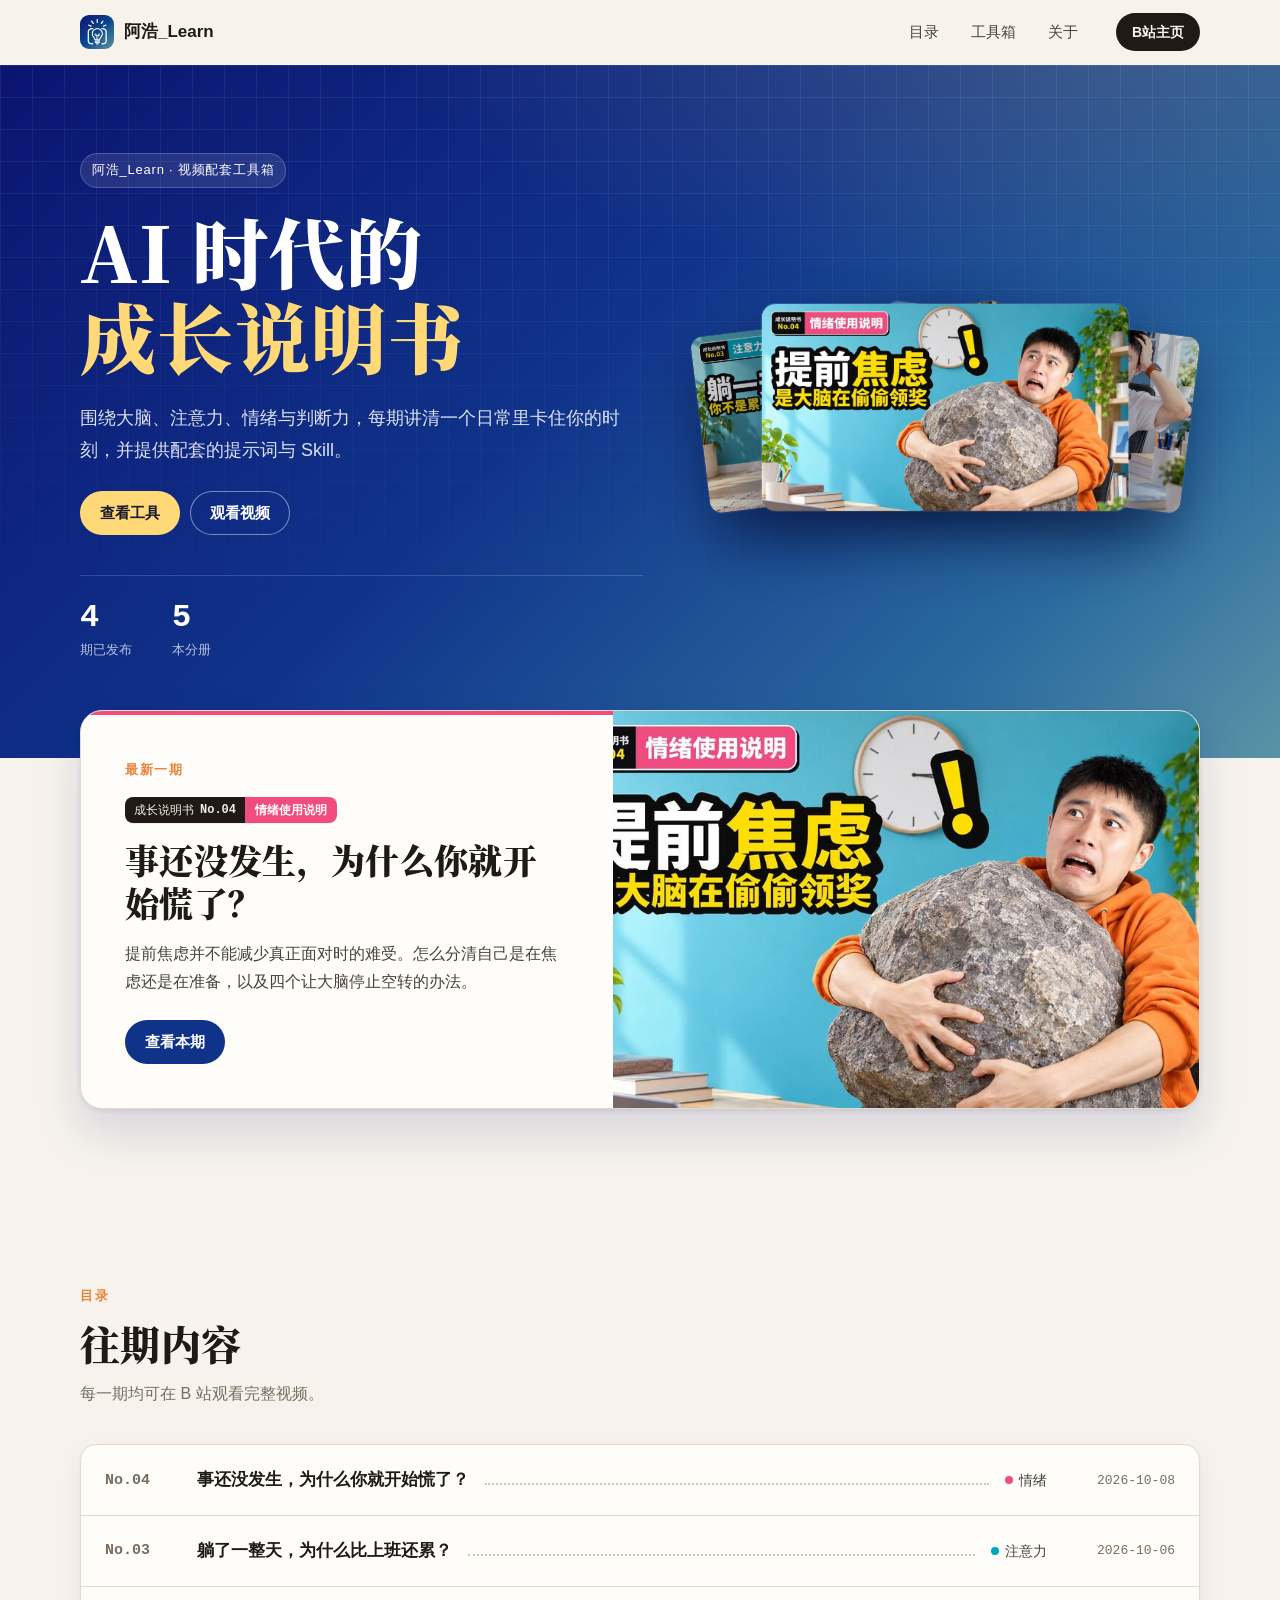
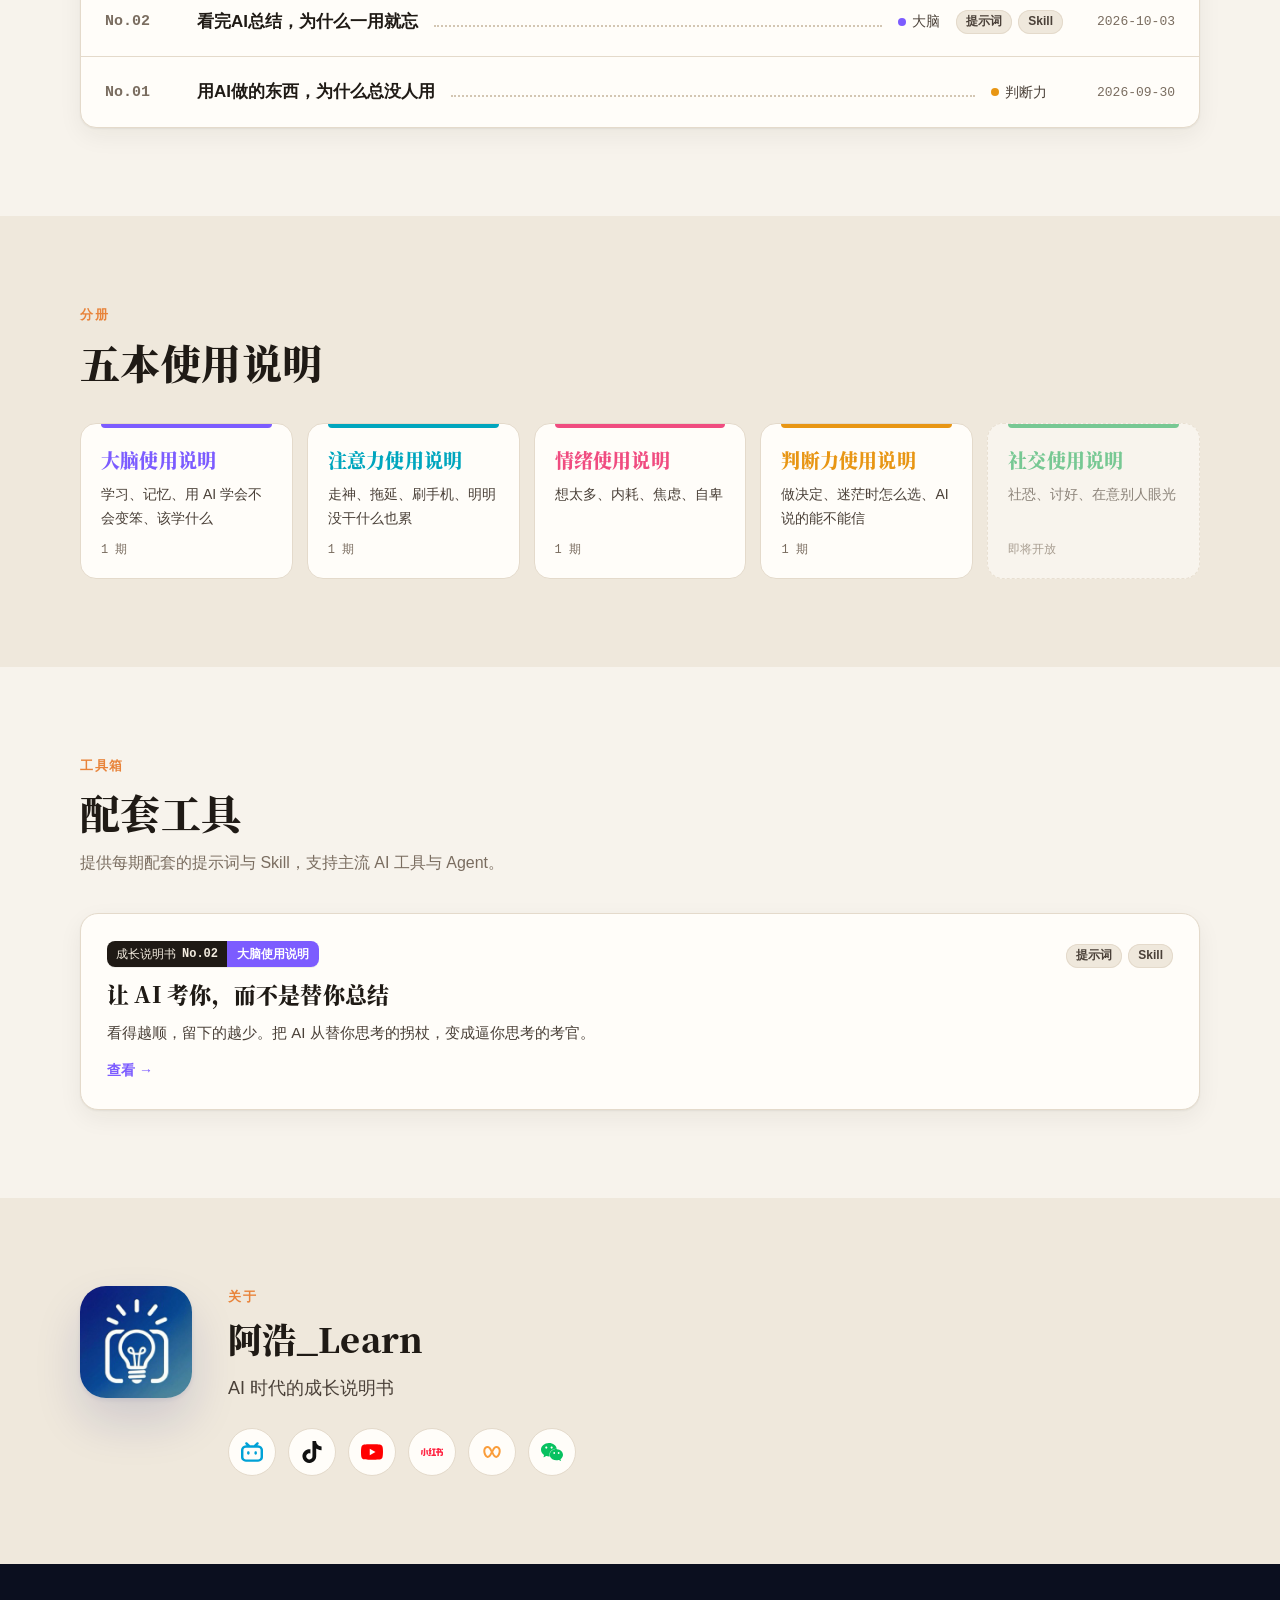
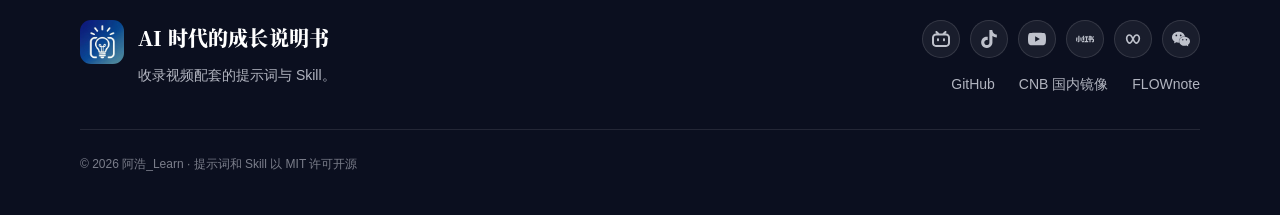
<file: index.html>
<!doctype html>
<html lang="zh-CN">
<head>
<meta charset="utf-8">
<meta name="viewport" content="width=device-width, initial-scale=1">
<title>阿浩_Learn｜AI 时代的成长说明书</title>
<meta name="description" content="阿浩_Learn：AI 时代的成长说明书。收录每期视频配套的提示词与 Skill。">
<meta property="og:title" content="阿浩_Learn｜AI 时代的成长说明书">
<meta property="og:description" content="阿浩_Learn：AI 时代的成长说明书。收录每期视频配套的提示词与 Skill。">
<meta name="theme-color" content="#0B1470">
<link rel="icon" href="/static/favicon.jpg">
<link rel="stylesheet" href="/static/style.css">
</head>
<body>
<header class="nav"><div class="wrap nav-inner">
<a class="brand" href="/"><img src="/static/logo.jpg" alt="" width="34" height="34"><span>阿浩_Learn</span></a>
<nav class="nav-links"><a href="/#toc">目录</a><a href="/#tools">工具箱</a><a href="/#about">关于</a></nav>
<a class="nav-cta" href="https://space.bilibili.com/24543451">B站主页</a>
</div></header>

<main>
<section class="hero"><div class="wrap hero-grid">
<div class="hero-copy">
<p class="eyebrow">阿浩_Learn · 视频配套工具箱</p>
<h1 class="serif">AI 时代的<br><mark>成长说明书</mark></h1>
<p class="lead">围绕大脑、注意力、情绪与判断力，每期讲清一个日常里卡住你的时刻，并提供配套的提示词与 Skill。</p>
<div class="actions"><a class="btn btn-light" href="#tools">查看工具</a><a class="btn btn-outline" href="https://space.bilibili.com/24543451">观看视频</a></div>
<dl class="stats"><div><dt>4</dt><dd>期已发布</dd></div><div><dt>5</dt><dd>本分册</dd></div></dl>
</div>
<div class="hero-art" aria-hidden="true"><img src="/static/covers/04.jpg" alt="" style="--i:0"><img src="/static/covers/03.jpg" alt="" style="--i:1"><img src="/static/covers/02.jpg" alt="" style="--i:2"></div>
</div></section>

<section class="section" id="latest"><div class="wrap">
<a class="feature" href="/04/" style="--c:#F04C80">
<div class="feature-copy"><p class="kicker">最新一期</p><span class="badge" style="--c:#F04C80"><span>成长说明书<b>No.04</b></span><em>情绪使用说明</em></span><h2 class="serif">事还没发生，为什么你就开始慌了？</h2><p>提前焦虑并不能减少真正面对时的难受。怎么分清自己是在焦虑还是在准备，以及四个让大脑停止空转的办法。</p>
<span class="btn">查看本期</span></div>
<div class="feature-art"><img src="/static/covers/04.jpg" alt=""></div>
</a>
</div></section>

<section class="section" id="toc"><div class="wrap">
<div class="section-head"><p class="kicker">目录</p><h2 class="serif">往期内容</h2><p>每一期均可在 B 站观看完整视频。</p></div>
<div class="toc"><a class="toc-row" href="/04/" style="--c:#F04C80"><span class="toc-no">No.04</span><span class="toc-title">事还没发生，为什么你就开始慌了？</span><span class="toc-leader"></span><span class="toc-vol"><i></i>情绪</span><span class="toc-tools"></span><span class="toc-date">2026-10-08</span></a><a class="toc-row" href="/03/" style="--c:#00A6BE"><span class="toc-no">No.03</span><span class="toc-title">躺了一整天，为什么比上班还累？</span><span class="toc-leader"></span><span class="toc-vol"><i></i>注意力</span><span class="toc-tools"></span><span class="toc-date">2026-10-06</span></a><a class="toc-row" href="/02/" style="--c:#7C5CFF"><span class="toc-no">No.02</span><span class="toc-title">看完AI总结，为什么一用就忘</span><span class="toc-leader"></span><span class="toc-vol"><i></i>大脑</span><span class="toc-tools"><span class="chip">提示词</span><span class="chip">Skill</span></span><span class="toc-date">2026-10-03</span></a><a class="toc-row" href="/01/" style="--c:#E89614"><span class="toc-no">No.01</span><span class="toc-title">用AI做的东西，为什么总没人用</span><span class="toc-leader"></span><span class="toc-vol"><i></i>判断力</span><span class="toc-tools"></span><span class="toc-date">2026-09-30</span></a></div>
</div></section>

<section class="section section-alt"><div class="wrap">
<div class="section-head"><p class="kicker">分册</p><h2 class="serif">五本使用说明</h2></div>
<div class="vols"><div class="vol" id="vol-大脑" style="--c:#7C5CFF"><span class="vol-bar"></span><h3 class="serif">大脑使用说明</h3><p>学习、记忆、用 AI 学会不会变笨、该学什么</p><small>1 期</small></div><div class="vol" id="vol-注意力" style="--c:#00A6BE"><span class="vol-bar"></span><h3 class="serif">注意力使用说明</h3><p>走神、拖延、刷手机、明明没干什么也累</p><small>1 期</small></div><div class="vol" id="vol-情绪" style="--c:#F04C80"><span class="vol-bar"></span><h3 class="serif">情绪使用说明</h3><p>想太多、内耗、焦虑、自卑</p><small>1 期</small></div><div class="vol" id="vol-判断力" style="--c:#E89614"><span class="vol-bar"></span><h3 class="serif">判断力使用说明</h3><p>做决定、迷茫时怎么选、AI 说的能不能信</p><small>1 期</small></div><div class="vol vol-soon" id="vol-社交" style="--c:#28B464"><span class="vol-bar"></span><h3 class="serif">社交使用说明</h3><p>社恐、讨好、在意别人眼光</p><small>即将开放</small></div></div>
</div></section>

<section class="section" id="tools"><div class="wrap">
<div class="section-head"><p class="kicker">工具箱</p><h2 class="serif">配套工具</h2><p>提供每期配套的提示词与 Skill，支持主流 AI 工具与 Agent。</p></div>
<div class="tools"><a class="tool" href="/02/" style="--c:#7C5CFF"><div class="tool-top"><span class="badge" style="--c:#7C5CFF"><span>成长说明书<b>No.02</b></span><em>大脑使用说明</em></span><span class="tool-chips"><span class="chip">提示词</span><span class="chip">Skill</span></span></div><h3 class="serif">让 AI 考你，而不是替你总结</h3><p>看得越顺，留下的越少。把 AI 从替你思考的拐杖，变成逼你思考的考官。</p><span class="tool-go">查看 →</span></a></div>
</div></section>

<section class="section section-alt" id="about"><div class="wrap about">
<img src="/static/logo.jpg" alt="阿浩_Learn" width="112" height="112">
<div><p class="kicker">关于</p><h2 class="serif">阿浩_Learn</h2>
<p class="about-line">AI 时代的成长说明书</p>
<div class="socials"><a class="social" style="--brand:#00A1D6" aria-label="B站" data-label="B站" href="https://space.bilibili.com/24543451"><svg aria-hidden="true" focusable="false" viewBox="0 0 24 24" xmlns="http://www.w3.org/2000/svg"><path d="M17.813 4.653h.854c1.51.054 2.769.578 3.773 1.574 1.004.995 1.524 2.249 1.56 3.76v7.36c-.036 1.51-.556 2.769-1.56 3.773s-2.262 1.524-3.773 1.56H5.333c-1.51-.036-2.769-.556-3.773-1.56S.036 18.858 0 17.347v-7.36c.036-1.511.556-2.765 1.56-3.76 1.004-.996 2.262-1.52 3.773-1.574h.774l-1.174-1.12a1.234 1.234 0 0 1-.373-.906c0-.356.124-.658.373-.907l.027-.027c.267-.249.573-.373.92-.373.347 0 .653.124.92.373L9.653 4.44c.071.071.134.142.187.213h4.267a.836.836 0 0 1 .16-.213l2.853-2.747c.267-.249.573-.373.92-.373.347 0 .662.151.929.4.267.249.391.551.391.907 0 .355-.124.657-.373.906zM5.333 7.24c-.746.018-1.373.276-1.88.773-.506.498-.769 1.13-.786 1.894v7.52c.017.764.28 1.395.786 1.893.507.498 1.134.756 1.88.773h13.334c.746-.017 1.373-.275 1.88-.773.506-.498.769-1.129.786-1.893v-7.52c-.017-.765-.28-1.396-.786-1.894-.507-.497-1.134-.755-1.88-.773zM8 11.107c.373 0 .684.124.933.373.25.249.383.569.4.96v1.173c-.017.391-.15.711-.4.96-.249.25-.56.374-.933.374s-.684-.125-.933-.374c-.25-.249-.383-.569-.4-.96V12.44c0-.373.129-.689.386-.947.258-.257.574-.386.947-.386zm8 0c.373 0 .684.124.933.373.25.249.383.569.4.96v1.173c-.017.391-.15.711-.4.96-.249.25-.56.374-.933.374s-.684-.125-.933-.374c-.25-.249-.383-.569-.4-.96V12.44c.017-.391.15-.711.4-.96.249-.249.56-.373.933-.373Z"/></svg></a><a class="social" style="--brand:#111111" aria-label="抖音" data-label="抖音" href="https://www.douyin.com/user/MS4wLjABAAAApWkfXTrgseEIiD5yU4pD5u6qmvt3bE1D07LVdMyO8pk"><svg aria-hidden="true" focusable="false" viewBox="0 0 24 24" xmlns="http://www.w3.org/2000/svg"><path d="M12.525.02c1.31-.02 2.61-.01 3.91-.02.08 1.53.63 3.09 1.75 4.17 1.12 1.11 2.7 1.62 4.24 1.79v4.03c-1.44-.05-2.89-.35-4.2-.97-.57-.26-1.1-.59-1.62-.93-.01 2.92.01 5.84-.02 8.75-.08 1.4-.54 2.79-1.35 3.94-1.31 1.92-3.58 3.17-5.91 3.21-1.43.08-2.86-.31-4.08-1.03-2.02-1.19-3.44-3.37-3.65-5.71-.02-.5-.03-1-.01-1.49.18-1.9 1.12-3.72 2.58-4.96 1.66-1.44 3.98-2.13 6.15-1.72.02 1.48-.04 2.96-.04 4.44-.99-.32-2.15-.23-3.02.37-.63.41-1.11 1.04-1.36 1.75-.21.51-.15 1.07-.14 1.61.24 1.64 1.82 3.02 3.5 2.87 1.12-.01 2.19-.66 2.77-1.61.19-.33.4-.67.41-1.06.1-1.79.06-3.57.07-5.36.01-4.03-.01-8.05.02-12.07z"/></svg></a><a class="social" style="--brand:#FF0000" aria-label="YouTube" data-label="YouTube" href="https://www.youtube.com/channel/UCqQJ0iJK4RZ1gqspvRXNh_g"><svg aria-hidden="true" focusable="false" viewBox="0 0 24 24" xmlns="http://www.w3.org/2000/svg"><path d="M23.498 6.186a3.016 3.016 0 0 0-2.122-2.136C19.505 3.545 12 3.545 12 3.545s-7.505 0-9.377.505A3.017 3.017 0 0 0 .502 6.186C0 8.07 0 12 0 12s0 3.93.502 5.814a3.016 3.016 0 0 0 2.122 2.136c1.871.505 9.376.505 9.376.505s7.505 0 9.377-.505a3.015 3.015 0 0 0 2.122-2.136C24 15.93 24 12 24 12s0-3.93-.502-5.814zM9.545 15.568V8.432L15.818 12l-6.273 3.568z"/></svg></a><a class="social" style="--brand:#FF2442" aria-label="小红书" data-label="小红书" href="https://www.xiaohongshu.com/user/profile/633bc4d5000000001802bcb9"><svg aria-hidden="true" focusable="false" viewBox="0 0 24 24" xmlns="http://www.w3.org/2000/svg"><path d="M22.405 9.879c.002.016.01.02.07.019h.725a.797.797 0 0 0 .78-.972.794.794 0 0 0-.884-.618.795.795 0 0 0-.692.794c0 .101-.002.666.001.777zm-11.509 4.808c-.203.001-1.353.004-1.685.003a2.528 2.528 0 0 1-.766-.126.025.025 0 0 0-.03.014L7.7 16.127a.025.025 0 0 0 .01.032c.111.06.336.124.495.124.66.01 1.32.002 1.981 0 .01 0 .02-.006.023-.015l.712-1.545a.025.025 0 0 0-.024-.036zM.477 9.91c-.071 0-.076.002-.076.01a.834.834 0 0 0-.01.08c-.027.397-.038.495-.234 3.06-.012.24-.034.389-.135.607-.026.057-.033.042.003.112.046.092.681 1.523.787 1.74.008.015.011.02.017.02.008 0 .033-.026.047-.044.147-.187.268-.391.371-.606.306-.635.44-1.325.486-1.706.014-.11.021-.22.03-.33l.204-2.616.022-.293c.003-.029 0-.033-.03-.034zm7.203 3.757a1.427 1.427 0 0 1-.135-.607c-.004-.084-.031-.39-.235-3.06a.443.443 0 0 0-.01-.082c-.004-.011-.052-.008-.076-.008h-1.48c-.03.001-.034.005-.03.034l.021.293c.076.982.153 1.964.233 2.946.05.4.186 1.085.487 1.706.103.215.223.419.37.606.015.018.037.051.048.049.02-.003.742-1.642.804-1.765.036-.07.03-.055.003-.112zm3.861-.913h-.872a.126.126 0 0 1-.116-.178l1.178-2.625a.025.025 0 0 0-.023-.035l-1.318-.003a.148.148 0 0 1-.135-.21l.876-1.954a.025.025 0 0 0-.023-.035h-1.56c-.01 0-.02.006-.024.015l-.926 2.068c-.085.169-.314.634-.399.938a.534.534 0 0 0-.02.191.46.46 0 0 0 .23.378.981.981 0 0 0 .46.119h.59c.041 0-.688 1.482-.834 1.972a.53.53 0 0 0-.023.172.465.465 0 0 0 .23.398c.15.092.342.12.475.12l1.66-.001c.01 0 .02-.006.023-.015l.575-1.28a.025.025 0 0 0-.024-.035zm-6.93-4.937H3.1a.032.032 0 0 0-.034.033c0 1.048-.01 2.795-.01 6.829 0 .288-.269.262-.28.262h-.74c-.04.001-.044.004-.04.047.001.037.465 1.064.555 1.263.01.02.03.033.051.033.157.003.767.009.938-.014.153-.02.3-.06.438-.132.3-.156.49-.419.595-.765.052-.172.075-.353.075-.533.002-2.33 0-4.66-.007-6.991a.032.032 0 0 0-.032-.032zm11.784 6.896c0-.014-.01-.021-.024-.022h-1.465c-.048-.001-.049-.002-.05-.049v-4.66c0-.072-.005-.07.07-.07h.863c.08 0 .075.004.075-.074V8.393c0-.082.006-.076-.08-.076h-3.5c-.064 0-.075-.006-.075.073v1.445c0 .083-.006.077.08.077h.854c.075 0 .07-.004.07.07v4.624c0 .095.008.084-.085.084-.37 0-1.11-.002-1.304 0-.048.001-.06.03-.06.03l-.697 1.519s-.014.025-.008.036c.006.01.013.008.058.008 1.748.003 3.495.002 5.243.002.03-.001.034-.006.035-.033v-1.539zm4.177-3.43c0 .013-.007.023-.02.024-.346.006-.692.004-1.037.004-.014-.002-.022-.01-.022-.024-.005-.434-.007-.869-.01-1.303 0-.072-.006-.071.07-.07l.733-.003c.041 0 .081.002.12.015.093.025.16.107.165.204.006.431.002 1.153.001 1.153zm2.67.244a1.953 1.953 0 0 0-.883-.222h-.18c-.04-.001-.04-.003-.042-.04V10.21c0-.132-.007-.263-.025-.394a1.823 1.823 0 0 0-.153-.53 1.533 1.533 0 0 0-.677-.71 2.167 2.167 0 0 0-1-.258c-.153-.003-.567 0-.72 0-.07 0-.068.004-.068-.065V7.76c0-.031-.01-.041-.046-.039H17.93s-.016 0-.023.007c-.006.006-.008.012-.008.023v.546c-.008.036-.057.015-.082.022h-.95c-.022.002-.028.008-.03.032v1.481c0 .09-.004.082.082.082h.913c.082 0 .072.128.072.128V11.19s.003.117-.06.117h-1.482c-.068 0-.06.082-.06.082v1.445s-.01.068.064.068h1.457c.082 0 .076-.006.076.079v3.225c0 .088-.007.081.082.081h1.43c.09 0 .082.007.082-.08v-3.27c0-.029.006-.035.033-.035l2.323-.003c.098 0 .191.02.28.061a.46.46 0 0 1 .274.407c.008.395.003.79.003 1.185 0 .259-.107.367-.33.367h-1.218c-.023.002-.029.008-.028.033.184.437.374.871.57 1.303a.045.045 0 0 0 .04.026c.17.005.34.002.51.003.15-.002.517.004.666-.01a2.03 2.03 0 0 0 .408-.075c.59-.18.975-.698.976-1.313v-1.981c0-.128-.01-.254-.034-.38 0 .078-.029-.641-.724-.998z"/></svg></a><button class="social" style="--brand:#FA9D3B" aria-label="视频号" data-label="视频号" type="button" data-qr="qr-4"><svg aria-hidden="true" focusable="false" viewBox="0 0 24 24" xmlns="http://www.w3.org/2000/svg"><path d="M7.1 5.5c-2.6 0-4.6 2.3-4.6 5.4 0 3.6 2.4 7.6 5 7.6 1.6 0 2.9-1.4 4.5-4.2 1.6 2.8 2.9 4.2 4.5 4.2 2.6 0 5-4 5-7.6 0-3.1-2-5.4-4.6-5.4-2.1 0-3.6 1.6-4.9 4.3C10.7 7.1 9.2 5.5 7.1 5.5Zm0 2.2c1.2 0 2.3 1.4 3.6 4.4-1.3 2.9-2.4 4.2-3.2 4.2-1.2 0-2.8-2.9-2.8-5.4 0-1.9 1-3.2 2.4-3.2Zm9.8 0c1.4 0 2.4 1.3 2.4 3.2 0 2.5-1.6 5.4-2.8 5.4-.8 0-1.9-1.3-3.2-4.2 1.3-3 2.4-4.4 3.6-4.4Z"/></svg>
</button><button class="social" style="--brand:#07C160" aria-label="公众号" data-label="公众号" type="button" data-qr="qr-5"><svg aria-hidden="true" focusable="false" viewBox="0 0 24 24" xmlns="http://www.w3.org/2000/svg"><path d="M8.691 2.188C3.891 2.188 0 5.476 0 9.53c0 2.212 1.17 4.203 3.002 5.55a.59.59 0 0 1 .213.665l-.39 1.48c-.019.07-.048.141-.048.213 0 .163.13.295.29.295a.326.326 0 0 0 .167-.054l1.903-1.114a.864.864 0 0 1 .717-.098 10.16 10.16 0 0 0 2.837.403c.276 0 .543-.027.811-.05-.857-2.578.157-4.972 1.932-6.446 1.703-1.415 3.882-1.98 5.853-1.838-.576-3.583-4.196-6.348-8.596-6.348zM5.785 5.991c.642 0 1.162.529 1.162 1.18a1.17 1.17 0 0 1-1.162 1.178A1.17 1.17 0 0 1 4.623 7.17c0-.651.52-1.18 1.162-1.18zm5.813 0c.642 0 1.162.529 1.162 1.18a1.17 1.17 0 0 1-1.162 1.178 1.17 1.17 0 0 1-1.162-1.178c0-.651.52-1.18 1.162-1.18zm5.34 2.867c-1.797-.052-3.746.512-5.28 1.786-1.72 1.428-2.687 3.72-1.78 6.22.942 2.453 3.666 4.229 6.884 4.229.826 0 1.622-.12 2.361-.336a.722.722 0 0 1 .598.082l1.584.926a.272.272 0 0 0 .14.047c.134 0 .24-.111.24-.247 0-.06-.023-.12-.038-.177l-.327-1.233a.582.582 0 0 1-.023-.156.49.49 0 0 1 .201-.398C23.024 18.48 24 16.82 24 14.98c0-3.21-2.931-5.837-6.656-6.088V8.89c-.135-.01-.27-.027-.407-.03zm-2.53 3.274c.535 0 .969.44.969.982a.976.976 0 0 1-.969.983.976.976 0 0 1-.969-.983c0-.542.434-.982.97-.982zm4.844 0c.535 0 .969.44.969.982a.976.976 0 0 1-.969.983.976.976 0 0 1-.969-.983c0-.542.434-.982.969-.982z"/></svg></button></div></div>
</div></section>
</main>
<footer class="footer"><div class="wrap">
<div class="footer-top">
<div class="footer-brand"><img src="/static/logo.jpg" alt="" width="44" height="44"><div><strong class="serif">AI 时代的成长说明书</strong><span>收录视频配套的提示词与 Skill。</span></div></div>
<div class="footer-right"><div class="footer-social"><a class="social social-sm" style="--brand:#00A1D6" aria-label="B站" data-label="B站" href="https://space.bilibili.com/24543451"><svg aria-hidden="true" focusable="false" viewBox="0 0 24 24" xmlns="http://www.w3.org/2000/svg"><path d="M17.813 4.653h.854c1.51.054 2.769.578 3.773 1.574 1.004.995 1.524 2.249 1.56 3.76v7.36c-.036 1.51-.556 2.769-1.56 3.773s-2.262 1.524-3.773 1.56H5.333c-1.51-.036-2.769-.556-3.773-1.56S.036 18.858 0 17.347v-7.36c.036-1.511.556-2.765 1.56-3.76 1.004-.996 2.262-1.52 3.773-1.574h.774l-1.174-1.12a1.234 1.234 0 0 1-.373-.906c0-.356.124-.658.373-.907l.027-.027c.267-.249.573-.373.92-.373.347 0 .653.124.92.373L9.653 4.44c.071.071.134.142.187.213h4.267a.836.836 0 0 1 .16-.213l2.853-2.747c.267-.249.573-.373.92-.373.347 0 .662.151.929.4.267.249.391.551.391.907 0 .355-.124.657-.373.906zM5.333 7.24c-.746.018-1.373.276-1.88.773-.506.498-.769 1.13-.786 1.894v7.52c.017.764.28 1.395.786 1.893.507.498 1.134.756 1.88.773h13.334c.746-.017 1.373-.275 1.88-.773.506-.498.769-1.129.786-1.893v-7.52c-.017-.765-.28-1.396-.786-1.894-.507-.497-1.134-.755-1.88-.773zM8 11.107c.373 0 .684.124.933.373.25.249.383.569.4.96v1.173c-.017.391-.15.711-.4.96-.249.25-.56.374-.933.374s-.684-.125-.933-.374c-.25-.249-.383-.569-.4-.96V12.44c0-.373.129-.689.386-.947.258-.257.574-.386.947-.386zm8 0c.373 0 .684.124.933.373.25.249.383.569.4.96v1.173c-.017.391-.15.711-.4.96-.249.25-.56.374-.933.374s-.684-.125-.933-.374c-.25-.249-.383-.569-.4-.96V12.44c.017-.391.15-.711.4-.96.249-.249.56-.373.933-.373Z"/></svg></a><a class="social social-sm" style="--brand:#111111" aria-label="抖音" data-label="抖音" href="https://www.douyin.com/user/MS4wLjABAAAApWkfXTrgseEIiD5yU4pD5u6qmvt3bE1D07LVdMyO8pk"><svg aria-hidden="true" focusable="false" viewBox="0 0 24 24" xmlns="http://www.w3.org/2000/svg"><path d="M12.525.02c1.31-.02 2.61-.01 3.91-.02.08 1.53.63 3.09 1.75 4.17 1.12 1.11 2.7 1.62 4.24 1.79v4.03c-1.44-.05-2.89-.35-4.2-.97-.57-.26-1.1-.59-1.62-.93-.01 2.92.01 5.84-.02 8.75-.08 1.4-.54 2.79-1.35 3.94-1.31 1.92-3.58 3.17-5.91 3.21-1.43.08-2.86-.31-4.08-1.03-2.02-1.19-3.44-3.37-3.65-5.71-.02-.5-.03-1-.01-1.49.18-1.9 1.12-3.72 2.58-4.96 1.66-1.44 3.98-2.13 6.15-1.72.02 1.48-.04 2.96-.04 4.44-.99-.32-2.15-.23-3.02.37-.63.41-1.11 1.04-1.36 1.75-.21.51-.15 1.07-.14 1.61.24 1.64 1.82 3.02 3.5 2.87 1.12-.01 2.19-.66 2.77-1.61.19-.33.4-.67.41-1.06.1-1.79.06-3.57.07-5.36.01-4.03-.01-8.05.02-12.07z"/></svg></a><a class="social social-sm" style="--brand:#FF0000" aria-label="YouTube" data-label="YouTube" href="https://www.youtube.com/channel/UCqQJ0iJK4RZ1gqspvRXNh_g"><svg aria-hidden="true" focusable="false" viewBox="0 0 24 24" xmlns="http://www.w3.org/2000/svg"><path d="M23.498 6.186a3.016 3.016 0 0 0-2.122-2.136C19.505 3.545 12 3.545 12 3.545s-7.505 0-9.377.505A3.017 3.017 0 0 0 .502 6.186C0 8.07 0 12 0 12s0 3.93.502 5.814a3.016 3.016 0 0 0 2.122 2.136c1.871.505 9.376.505 9.376.505s7.505 0 9.377-.505a3.015 3.015 0 0 0 2.122-2.136C24 15.93 24 12 24 12s0-3.93-.502-5.814zM9.545 15.568V8.432L15.818 12l-6.273 3.568z"/></svg></a><a class="social social-sm" style="--brand:#FF2442" aria-label="小红书" data-label="小红书" href="https://www.xiaohongshu.com/user/profile/633bc4d5000000001802bcb9"><svg aria-hidden="true" focusable="false" viewBox="0 0 24 24" xmlns="http://www.w3.org/2000/svg"><path d="M22.405 9.879c.002.016.01.02.07.019h.725a.797.797 0 0 0 .78-.972.794.794 0 0 0-.884-.618.795.795 0 0 0-.692.794c0 .101-.002.666.001.777zm-11.509 4.808c-.203.001-1.353.004-1.685.003a2.528 2.528 0 0 1-.766-.126.025.025 0 0 0-.03.014L7.7 16.127a.025.025 0 0 0 .01.032c.111.06.336.124.495.124.66.01 1.32.002 1.981 0 .01 0 .02-.006.023-.015l.712-1.545a.025.025 0 0 0-.024-.036zM.477 9.91c-.071 0-.076.002-.076.01a.834.834 0 0 0-.01.08c-.027.397-.038.495-.234 3.06-.012.24-.034.389-.135.607-.026.057-.033.042.003.112.046.092.681 1.523.787 1.74.008.015.011.02.017.02.008 0 .033-.026.047-.044.147-.187.268-.391.371-.606.306-.635.44-1.325.486-1.706.014-.11.021-.22.03-.33l.204-2.616.022-.293c.003-.029 0-.033-.03-.034zm7.203 3.757a1.427 1.427 0 0 1-.135-.607c-.004-.084-.031-.39-.235-3.06a.443.443 0 0 0-.01-.082c-.004-.011-.052-.008-.076-.008h-1.48c-.03.001-.034.005-.03.034l.021.293c.076.982.153 1.964.233 2.946.05.4.186 1.085.487 1.706.103.215.223.419.37.606.015.018.037.051.048.049.02-.003.742-1.642.804-1.765.036-.07.03-.055.003-.112zm3.861-.913h-.872a.126.126 0 0 1-.116-.178l1.178-2.625a.025.025 0 0 0-.023-.035l-1.318-.003a.148.148 0 0 1-.135-.21l.876-1.954a.025.025 0 0 0-.023-.035h-1.56c-.01 0-.02.006-.024.015l-.926 2.068c-.085.169-.314.634-.399.938a.534.534 0 0 0-.02.191.46.46 0 0 0 .23.378.981.981 0 0 0 .46.119h.59c.041 0-.688 1.482-.834 1.972a.53.53 0 0 0-.023.172.465.465 0 0 0 .23.398c.15.092.342.12.475.12l1.66-.001c.01 0 .02-.006.023-.015l.575-1.28a.025.025 0 0 0-.024-.035zm-6.93-4.937H3.1a.032.032 0 0 0-.034.033c0 1.048-.01 2.795-.01 6.829 0 .288-.269.262-.28.262h-.74c-.04.001-.044.004-.04.047.001.037.465 1.064.555 1.263.01.02.03.033.051.033.157.003.767.009.938-.014.153-.02.3-.06.438-.132.3-.156.49-.419.595-.765.052-.172.075-.353.075-.533.002-2.33 0-4.66-.007-6.991a.032.032 0 0 0-.032-.032zm11.784 6.896c0-.014-.01-.021-.024-.022h-1.465c-.048-.001-.049-.002-.05-.049v-4.66c0-.072-.005-.07.07-.07h.863c.08 0 .075.004.075-.074V8.393c0-.082.006-.076-.08-.076h-3.5c-.064 0-.075-.006-.075.073v1.445c0 .083-.006.077.08.077h.854c.075 0 .07-.004.07.07v4.624c0 .095.008.084-.085.084-.37 0-1.11-.002-1.304 0-.048.001-.06.03-.06.03l-.697 1.519s-.014.025-.008.036c.006.01.013.008.058.008 1.748.003 3.495.002 5.243.002.03-.001.034-.006.035-.033v-1.539zm4.177-3.43c0 .013-.007.023-.02.024-.346.006-.692.004-1.037.004-.014-.002-.022-.01-.022-.024-.005-.434-.007-.869-.01-1.303 0-.072-.006-.071.07-.07l.733-.003c.041 0 .081.002.12.015.093.025.16.107.165.204.006.431.002 1.153.001 1.153zm2.67.244a1.953 1.953 0 0 0-.883-.222h-.18c-.04-.001-.04-.003-.042-.04V10.21c0-.132-.007-.263-.025-.394a1.823 1.823 0 0 0-.153-.53 1.533 1.533 0 0 0-.677-.71 2.167 2.167 0 0 0-1-.258c-.153-.003-.567 0-.72 0-.07 0-.068.004-.068-.065V7.76c0-.031-.01-.041-.046-.039H17.93s-.016 0-.023.007c-.006.006-.008.012-.008.023v.546c-.008.036-.057.015-.082.022h-.95c-.022.002-.028.008-.03.032v1.481c0 .09-.004.082.082.082h.913c.082 0 .072.128.072.128V11.19s.003.117-.06.117h-1.482c-.068 0-.06.082-.06.082v1.445s-.01.068.064.068h1.457c.082 0 .076-.006.076.079v3.225c0 .088-.007.081.082.081h1.43c.09 0 .082.007.082-.08v-3.27c0-.029.006-.035.033-.035l2.323-.003c.098 0 .191.02.28.061a.46.46 0 0 1 .274.407c.008.395.003.79.003 1.185 0 .259-.107.367-.33.367h-1.218c-.023.002-.029.008-.028.033.184.437.374.871.57 1.303a.045.045 0 0 0 .04.026c.17.005.34.002.51.003.15-.002.517.004.666-.01a2.03 2.03 0 0 0 .408-.075c.59-.18.975-.698.976-1.313v-1.981c0-.128-.01-.254-.034-.38 0 .078-.029-.641-.724-.998z"/></svg></a><button class="social social-sm" style="--brand:#FA9D3B" aria-label="视频号" data-label="视频号" type="button" data-qr="qr-4"><svg aria-hidden="true" focusable="false" viewBox="0 0 24 24" xmlns="http://www.w3.org/2000/svg"><path d="M7.1 5.5c-2.6 0-4.6 2.3-4.6 5.4 0 3.6 2.4 7.6 5 7.6 1.6 0 2.9-1.4 4.5-4.2 1.6 2.8 2.9 4.2 4.5 4.2 2.6 0 5-4 5-7.6 0-3.1-2-5.4-4.6-5.4-2.1 0-3.6 1.6-4.9 4.3C10.7 7.1 9.2 5.5 7.1 5.5Zm0 2.2c1.2 0 2.3 1.4 3.6 4.4-1.3 2.9-2.4 4.2-3.2 4.2-1.2 0-2.8-2.9-2.8-5.4 0-1.9 1-3.2 2.4-3.2Zm9.8 0c1.4 0 2.4 1.3 2.4 3.2 0 2.5-1.6 5.4-2.8 5.4-.8 0-1.9-1.3-3.2-4.2 1.3-3 2.4-4.4 3.6-4.4Z"/></svg>
</button><button class="social social-sm" style="--brand:#07C160" aria-label="公众号" data-label="公众号" type="button" data-qr="qr-5"><svg aria-hidden="true" focusable="false" viewBox="0 0 24 24" xmlns="http://www.w3.org/2000/svg"><path d="M8.691 2.188C3.891 2.188 0 5.476 0 9.53c0 2.212 1.17 4.203 3.002 5.55a.59.59 0 0 1 .213.665l-.39 1.48c-.019.07-.048.141-.048.213 0 .163.13.295.29.295a.326.326 0 0 0 .167-.054l1.903-1.114a.864.864 0 0 1 .717-.098 10.16 10.16 0 0 0 2.837.403c.276 0 .543-.027.811-.05-.857-2.578.157-4.972 1.932-6.446 1.703-1.415 3.882-1.98 5.853-1.838-.576-3.583-4.196-6.348-8.596-6.348zM5.785 5.991c.642 0 1.162.529 1.162 1.18a1.17 1.17 0 0 1-1.162 1.178A1.17 1.17 0 0 1 4.623 7.17c0-.651.52-1.18 1.162-1.18zm5.813 0c.642 0 1.162.529 1.162 1.18a1.17 1.17 0 0 1-1.162 1.178 1.17 1.17 0 0 1-1.162-1.178c0-.651.52-1.18 1.162-1.18zm5.34 2.867c-1.797-.052-3.746.512-5.28 1.786-1.72 1.428-2.687 3.72-1.78 6.22.942 2.453 3.666 4.229 6.884 4.229.826 0 1.622-.12 2.361-.336a.722.722 0 0 1 .598.082l1.584.926a.272.272 0 0 0 .14.047c.134 0 .24-.111.24-.247 0-.06-.023-.12-.038-.177l-.327-1.233a.582.582 0 0 1-.023-.156.49.49 0 0 1 .201-.398C23.024 18.48 24 16.82 24 14.98c0-3.21-2.931-5.837-6.656-6.088V8.89c-.135-.01-.27-.027-.407-.03zm-2.53 3.274c.535 0 .969.44.969.982a.976.976 0 0 1-.969.983.976.976 0 0 1-.969-.983c0-.542.434-.982.97-.982zm4.844 0c.535 0 .969.44.969.982a.976.976 0 0 1-.969.983.976.976 0 0 1-.969-.983c0-.542.434-.982.969-.982z"/></svg></button></div>
<div class="footer-links"><a href="https://github.com/ahao-learn/ahao-learn-toolkit">GitHub</a><a href="https://cnb.cool/ahao-learn/ahao-learn-toolkit">CNB 国内镜像</a><a href="https://github.com/1095327780/FLOWnote">FLOWnote</a></div></div>
</div>
<p class="fine">© 2026 阿浩_Learn · 提示词和 Skill 以 MIT 许可开源</p>
</div></footer>
<dialog class="qr" id="qr-4" aria-label="视频号二维码"><button class="qr-close" type="button" aria-label="关闭">×</button><p class="qr-title"><b>视频号</b>阿浩Learn</p><img src="/static/accounts/wechat-channels.jpg" alt="视频号「阿浩Learn」二维码"><p class="qr-tip">微信扫一扫，关注视频号<br><small>在手机微信里打开本页时，长按二维码识别</small></p></dialog><dialog class="qr" id="qr-5" aria-label="公众号二维码"><button class="qr-close" type="button" aria-label="关闭">×</button><p class="qr-title"><b>公众号</b>阿浩Learn</p><img src="/static/accounts/wechat-mp.jpg" alt="公众号「阿浩Learn」二维码"><p class="qr-tip">微信扫一扫，关注公众号<br><small>在手机微信里打开本页时，长按二维码识别</small></p></dialog>
<script src="/static/site.js"></script>
</body>
</html>
</file>
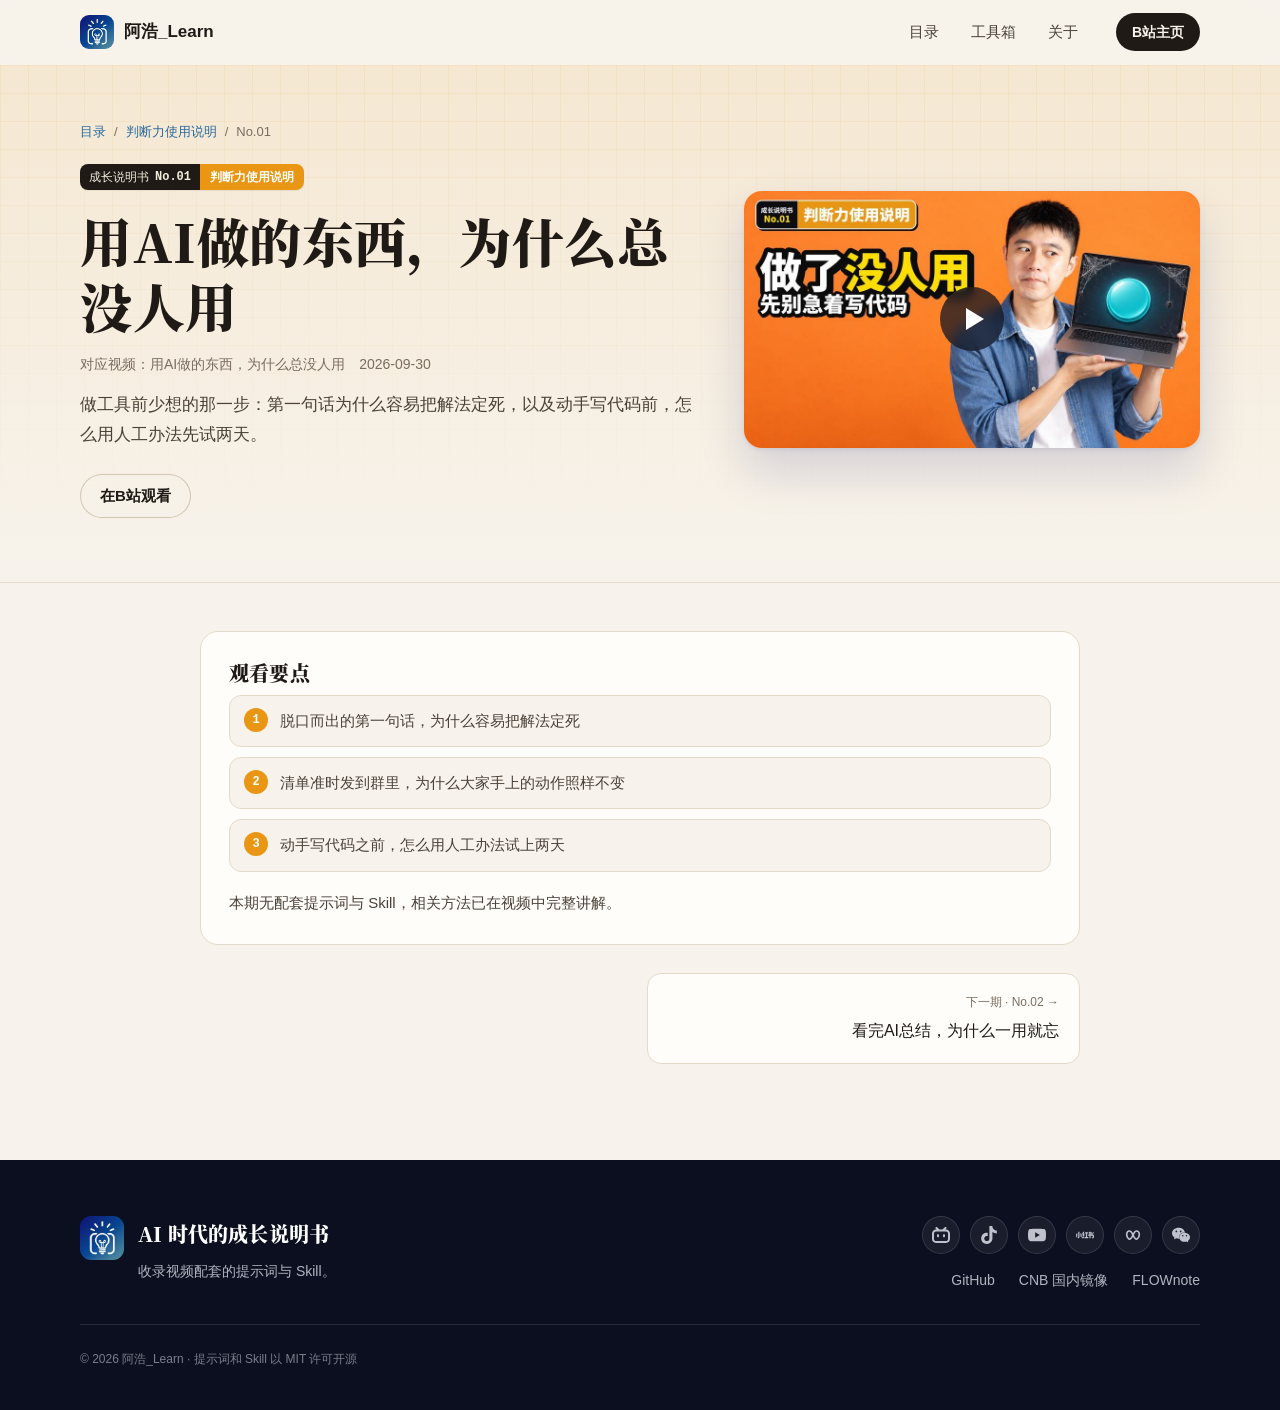
<file: 01/index.html>
<!doctype html>
<html lang="zh-CN">
<head>
<meta charset="utf-8">
<meta name="viewport" content="width=device-width, initial-scale=1">
<title>用AI做的东西，为什么总没人用｜阿浩_Learn</title>
<meta name="description" content="做工具前少想的那一步：第一句话为什么容易把解法定死，以及动手写代码前，怎么用人工办法先试两天。">
<meta property="og:title" content="用AI做的东西，为什么总没人用｜阿浩_Learn">
<meta property="og:description" content="做工具前少想的那一步：第一句话为什么容易把解法定死，以及动手写代码前，怎么用人工办法先试两天。">
<meta name="theme-color" content="#0B1470">
<link rel="icon" href="/static/favicon.jpg">
<link rel="stylesheet" href="/static/style.css">
</head>
<body>
<header class="nav"><div class="wrap nav-inner">
<a class="brand" href="/"><img src="/static/logo.jpg" alt="" width="34" height="34"><span>阿浩_Learn</span></a>
<nav class="nav-links"><a href="/#toc">目录</a><a href="/#tools">工具箱</a><a href="/#about">关于</a></nav>
<a class="nav-cta" href="https://space.bilibili.com/24543451">B站主页</a>
</div></header>

<main class="episode" style="--c:#E89614">
<section class="ep-hero"><div class="wrap ep-hero-grid">
<div class="ep-hero-copy">
<p class="crumbs"><a href="/#toc">目录</a><span>/</span><a href="/#vol-判断力">判断力使用说明</a><span>/</span><span>No.01</span></p>
<span class="badge" style="--c:#E89614"><span>成长说明书<b>No.01</b></span><em>判断力使用说明</em></span>
<h1 class="serif">用AI做的东西，为什么总没人用</h1>
<p class="ep-video">对应视频：用AI做的东西，为什么总没人用　2026-09-30</p>
<p class="ep-summary">做工具前少想的那一步：第一句话为什么容易把解法定死，以及动手写代码前，怎么用人工办法先试两天。</p>
<div class="actions"><a class="btn btn-ghost" href="https://www.bilibili.com/video/BV1wQao62EMp/">在B站观看</a></div>
</div>
<a class="ep-cover" href="https://www.bilibili.com/video/BV1wQao62EMp/"><img src="/static/covers/01.jpg" alt="用AI做的东西，为什么总没人用 封面"><span class="play" aria-hidden="true"></span></a>
</div></section>
<div class="wrap ep-body"><section class="info-card steps wide"><h2 class="serif">观看要点</h2><ol><li>脱口而出的第一句话，为什么容易把解法定死</li><li>清单准时发到群里，为什么大家手上的动作照样不变</li><li>动手写代码之前，怎么用人工办法试上两天</li></ol><p class="muted note">本期无配套提示词与 Skill，相关方法已在视频中完整讲解。</p></section><nav class="pager"><span></span><a class="next" href="/02/"><small>下一期 · No.02 →</small><span>看完AI总结，为什么一用就忘</span></a></nav></div>
</main>
<footer class="footer"><div class="wrap">
<div class="footer-top">
<div class="footer-brand"><img src="/static/logo.jpg" alt="" width="44" height="44"><div><strong class="serif">AI 时代的成长说明书</strong><span>收录视频配套的提示词与 Skill。</span></div></div>
<div class="footer-right"><div class="footer-social"><a class="social social-sm" style="--brand:#00A1D6" aria-label="B站" data-label="B站" href="https://space.bilibili.com/24543451"><svg aria-hidden="true" focusable="false" viewBox="0 0 24 24" xmlns="http://www.w3.org/2000/svg"><path d="M17.813 4.653h.854c1.51.054 2.769.578 3.773 1.574 1.004.995 1.524 2.249 1.56 3.76v7.36c-.036 1.51-.556 2.769-1.56 3.773s-2.262 1.524-3.773 1.56H5.333c-1.51-.036-2.769-.556-3.773-1.56S.036 18.858 0 17.347v-7.36c.036-1.511.556-2.765 1.56-3.76 1.004-.996 2.262-1.52 3.773-1.574h.774l-1.174-1.12a1.234 1.234 0 0 1-.373-.906c0-.356.124-.658.373-.907l.027-.027c.267-.249.573-.373.92-.373.347 0 .653.124.92.373L9.653 4.44c.071.071.134.142.187.213h4.267a.836.836 0 0 1 .16-.213l2.853-2.747c.267-.249.573-.373.92-.373.347 0 .662.151.929.4.267.249.391.551.391.907 0 .355-.124.657-.373.906zM5.333 7.24c-.746.018-1.373.276-1.88.773-.506.498-.769 1.13-.786 1.894v7.52c.017.764.28 1.395.786 1.893.507.498 1.134.756 1.88.773h13.334c.746-.017 1.373-.275 1.88-.773.506-.498.769-1.129.786-1.893v-7.52c-.017-.765-.28-1.396-.786-1.894-.507-.497-1.134-.755-1.88-.773zM8 11.107c.373 0 .684.124.933.373.25.249.383.569.4.96v1.173c-.017.391-.15.711-.4.96-.249.25-.56.374-.933.374s-.684-.125-.933-.374c-.25-.249-.383-.569-.4-.96V12.44c0-.373.129-.689.386-.947.258-.257.574-.386.947-.386zm8 0c.373 0 .684.124.933.373.25.249.383.569.4.96v1.173c-.017.391-.15.711-.4.96-.249.25-.56.374-.933.374s-.684-.125-.933-.374c-.25-.249-.383-.569-.4-.96V12.44c.017-.391.15-.711.4-.96.249-.249.56-.373.933-.373Z"/></svg></a><a class="social social-sm" style="--brand:#111111" aria-label="抖音" data-label="抖音" href="https://www.douyin.com/user/MS4wLjABAAAApWkfXTrgseEIiD5yU4pD5u6qmvt3bE1D07LVdMyO8pk"><svg aria-hidden="true" focusable="false" viewBox="0 0 24 24" xmlns="http://www.w3.org/2000/svg"><path d="M12.525.02c1.31-.02 2.61-.01 3.91-.02.08 1.53.63 3.09 1.75 4.17 1.12 1.11 2.7 1.62 4.24 1.79v4.03c-1.44-.05-2.89-.35-4.2-.97-.57-.26-1.1-.59-1.62-.93-.01 2.92.01 5.84-.02 8.75-.08 1.4-.54 2.79-1.35 3.94-1.31 1.92-3.58 3.17-5.91 3.21-1.43.08-2.86-.31-4.08-1.03-2.02-1.19-3.44-3.37-3.65-5.71-.02-.5-.03-1-.01-1.49.18-1.9 1.12-3.72 2.58-4.96 1.66-1.44 3.98-2.13 6.15-1.72.02 1.48-.04 2.96-.04 4.44-.99-.32-2.15-.23-3.02.37-.63.41-1.11 1.04-1.36 1.75-.21.51-.15 1.07-.14 1.61.24 1.64 1.82 3.02 3.5 2.87 1.12-.01 2.19-.66 2.77-1.61.19-.33.4-.67.41-1.06.1-1.79.06-3.57.07-5.36.01-4.03-.01-8.05.02-12.07z"/></svg></a><a class="social social-sm" style="--brand:#FF0000" aria-label="YouTube" data-label="YouTube" href="https://www.youtube.com/channel/UCqQJ0iJK4RZ1gqspvRXNh_g"><svg aria-hidden="true" focusable="false" viewBox="0 0 24 24" xmlns="http://www.w3.org/2000/svg"><path d="M23.498 6.186a3.016 3.016 0 0 0-2.122-2.136C19.505 3.545 12 3.545 12 3.545s-7.505 0-9.377.505A3.017 3.017 0 0 0 .502 6.186C0 8.07 0 12 0 12s0 3.93.502 5.814a3.016 3.016 0 0 0 2.122 2.136c1.871.505 9.376.505 9.376.505s7.505 0 9.377-.505a3.015 3.015 0 0 0 2.122-2.136C24 15.93 24 12 24 12s0-3.93-.502-5.814zM9.545 15.568V8.432L15.818 12l-6.273 3.568z"/></svg></a><a class="social social-sm" style="--brand:#FF2442" aria-label="小红书" data-label="小红书" href="https://www.xiaohongshu.com/user/profile/633bc4d5000000001802bcb9"><svg aria-hidden="true" focusable="false" viewBox="0 0 24 24" xmlns="http://www.w3.org/2000/svg"><path d="M22.405 9.879c.002.016.01.02.07.019h.725a.797.797 0 0 0 .78-.972.794.794 0 0 0-.884-.618.795.795 0 0 0-.692.794c0 .101-.002.666.001.777zm-11.509 4.808c-.203.001-1.353.004-1.685.003a2.528 2.528 0 0 1-.766-.126.025.025 0 0 0-.03.014L7.7 16.127a.025.025 0 0 0 .01.032c.111.06.336.124.495.124.66.01 1.32.002 1.981 0 .01 0 .02-.006.023-.015l.712-1.545a.025.025 0 0 0-.024-.036zM.477 9.91c-.071 0-.076.002-.076.01a.834.834 0 0 0-.01.08c-.027.397-.038.495-.234 3.06-.012.24-.034.389-.135.607-.026.057-.033.042.003.112.046.092.681 1.523.787 1.74.008.015.011.02.017.02.008 0 .033-.026.047-.044.147-.187.268-.391.371-.606.306-.635.44-1.325.486-1.706.014-.11.021-.22.03-.33l.204-2.616.022-.293c.003-.029 0-.033-.03-.034zm7.203 3.757a1.427 1.427 0 0 1-.135-.607c-.004-.084-.031-.39-.235-3.06a.443.443 0 0 0-.01-.082c-.004-.011-.052-.008-.076-.008h-1.48c-.03.001-.034.005-.03.034l.021.293c.076.982.153 1.964.233 2.946.05.4.186 1.085.487 1.706.103.215.223.419.37.606.015.018.037.051.048.049.02-.003.742-1.642.804-1.765.036-.07.03-.055.003-.112zm3.861-.913h-.872a.126.126 0 0 1-.116-.178l1.178-2.625a.025.025 0 0 0-.023-.035l-1.318-.003a.148.148 0 0 1-.135-.21l.876-1.954a.025.025 0 0 0-.023-.035h-1.56c-.01 0-.02.006-.024.015l-.926 2.068c-.085.169-.314.634-.399.938a.534.534 0 0 0-.02.191.46.46 0 0 0 .23.378.981.981 0 0 0 .46.119h.59c.041 0-.688 1.482-.834 1.972a.53.53 0 0 0-.023.172.465.465 0 0 0 .23.398c.15.092.342.12.475.12l1.66-.001c.01 0 .02-.006.023-.015l.575-1.28a.025.025 0 0 0-.024-.035zm-6.93-4.937H3.1a.032.032 0 0 0-.034.033c0 1.048-.01 2.795-.01 6.829 0 .288-.269.262-.28.262h-.74c-.04.001-.044.004-.04.047.001.037.465 1.064.555 1.263.01.02.03.033.051.033.157.003.767.009.938-.014.153-.02.3-.06.438-.132.3-.156.49-.419.595-.765.052-.172.075-.353.075-.533.002-2.33 0-4.66-.007-6.991a.032.032 0 0 0-.032-.032zm11.784 6.896c0-.014-.01-.021-.024-.022h-1.465c-.048-.001-.049-.002-.05-.049v-4.66c0-.072-.005-.07.07-.07h.863c.08 0 .075.004.075-.074V8.393c0-.082.006-.076-.08-.076h-3.5c-.064 0-.075-.006-.075.073v1.445c0 .083-.006.077.08.077h.854c.075 0 .07-.004.07.07v4.624c0 .095.008.084-.085.084-.37 0-1.11-.002-1.304 0-.048.001-.06.03-.06.03l-.697 1.519s-.014.025-.008.036c.006.01.013.008.058.008 1.748.003 3.495.002 5.243.002.03-.001.034-.006.035-.033v-1.539zm4.177-3.43c0 .013-.007.023-.02.024-.346.006-.692.004-1.037.004-.014-.002-.022-.01-.022-.024-.005-.434-.007-.869-.01-1.303 0-.072-.006-.071.07-.07l.733-.003c.041 0 .081.002.12.015.093.025.16.107.165.204.006.431.002 1.153.001 1.153zm2.67.244a1.953 1.953 0 0 0-.883-.222h-.18c-.04-.001-.04-.003-.042-.04V10.21c0-.132-.007-.263-.025-.394a1.823 1.823 0 0 0-.153-.53 1.533 1.533 0 0 0-.677-.71 2.167 2.167 0 0 0-1-.258c-.153-.003-.567 0-.72 0-.07 0-.068.004-.068-.065V7.76c0-.031-.01-.041-.046-.039H17.93s-.016 0-.023.007c-.006.006-.008.012-.008.023v.546c-.008.036-.057.015-.082.022h-.95c-.022.002-.028.008-.03.032v1.481c0 .09-.004.082.082.082h.913c.082 0 .072.128.072.128V11.19s.003.117-.06.117h-1.482c-.068 0-.06.082-.06.082v1.445s-.01.068.064.068h1.457c.082 0 .076-.006.076.079v3.225c0 .088-.007.081.082.081h1.43c.09 0 .082.007.082-.08v-3.27c0-.029.006-.035.033-.035l2.323-.003c.098 0 .191.02.28.061a.46.46 0 0 1 .274.407c.008.395.003.79.003 1.185 0 .259-.107.367-.33.367h-1.218c-.023.002-.029.008-.028.033.184.437.374.871.57 1.303a.045.045 0 0 0 .04.026c.17.005.34.002.51.003.15-.002.517.004.666-.01a2.03 2.03 0 0 0 .408-.075c.59-.18.975-.698.976-1.313v-1.981c0-.128-.01-.254-.034-.38 0 .078-.029-.641-.724-.998z"/></svg></a><button class="social social-sm" style="--brand:#FA9D3B" aria-label="视频号" data-label="视频号" type="button" data-qr="qr-4"><svg aria-hidden="true" focusable="false" viewBox="0 0 24 24" xmlns="http://www.w3.org/2000/svg"><path d="M7.1 5.5c-2.6 0-4.6 2.3-4.6 5.4 0 3.6 2.4 7.6 5 7.6 1.6 0 2.9-1.4 4.5-4.2 1.6 2.8 2.9 4.2 4.5 4.2 2.6 0 5-4 5-7.6 0-3.1-2-5.4-4.6-5.4-2.1 0-3.6 1.6-4.9 4.3C10.7 7.1 9.2 5.5 7.1 5.5Zm0 2.2c1.2 0 2.3 1.4 3.6 4.4-1.3 2.9-2.4 4.2-3.2 4.2-1.2 0-2.8-2.9-2.8-5.4 0-1.9 1-3.2 2.4-3.2Zm9.8 0c1.4 0 2.4 1.3 2.4 3.2 0 2.5-1.6 5.4-2.8 5.4-.8 0-1.9-1.3-3.2-4.2 1.3-3 2.4-4.4 3.6-4.4Z"/></svg>
</button><button class="social social-sm" style="--brand:#07C160" aria-label="公众号" data-label="公众号" type="button" data-qr="qr-5"><svg aria-hidden="true" focusable="false" viewBox="0 0 24 24" xmlns="http://www.w3.org/2000/svg"><path d="M8.691 2.188C3.891 2.188 0 5.476 0 9.53c0 2.212 1.17 4.203 3.002 5.55a.59.59 0 0 1 .213.665l-.39 1.48c-.019.07-.048.141-.048.213 0 .163.13.295.29.295a.326.326 0 0 0 .167-.054l1.903-1.114a.864.864 0 0 1 .717-.098 10.16 10.16 0 0 0 2.837.403c.276 0 .543-.027.811-.05-.857-2.578.157-4.972 1.932-6.446 1.703-1.415 3.882-1.98 5.853-1.838-.576-3.583-4.196-6.348-8.596-6.348zM5.785 5.991c.642 0 1.162.529 1.162 1.18a1.17 1.17 0 0 1-1.162 1.178A1.17 1.17 0 0 1 4.623 7.17c0-.651.52-1.18 1.162-1.18zm5.813 0c.642 0 1.162.529 1.162 1.18a1.17 1.17 0 0 1-1.162 1.178 1.17 1.17 0 0 1-1.162-1.178c0-.651.52-1.18 1.162-1.18zm5.34 2.867c-1.797-.052-3.746.512-5.28 1.786-1.72 1.428-2.687 3.72-1.78 6.22.942 2.453 3.666 4.229 6.884 4.229.826 0 1.622-.12 2.361-.336a.722.722 0 0 1 .598.082l1.584.926a.272.272 0 0 0 .14.047c.134 0 .24-.111.24-.247 0-.06-.023-.12-.038-.177l-.327-1.233a.582.582 0 0 1-.023-.156.49.49 0 0 1 .201-.398C23.024 18.48 24 16.82 24 14.98c0-3.21-2.931-5.837-6.656-6.088V8.89c-.135-.01-.27-.027-.407-.03zm-2.53 3.274c.535 0 .969.44.969.982a.976.976 0 0 1-.969.983.976.976 0 0 1-.969-.983c0-.542.434-.982.97-.982zm4.844 0c.535 0 .969.44.969.982a.976.976 0 0 1-.969.983.976.976 0 0 1-.969-.983c0-.542.434-.982.969-.982z"/></svg></button></div>
<div class="footer-links"><a href="https://github.com/ahao-learn/ahao-learn-toolkit">GitHub</a><a href="https://cnb.cool/ahao-learn/ahao-learn-toolkit">CNB 国内镜像</a><a href="https://github.com/1095327780/FLOWnote">FLOWnote</a></div></div>
</div>
<p class="fine">© 2026 阿浩_Learn · 提示词和 Skill 以 MIT 许可开源</p>
</div></footer>
<dialog class="qr" id="qr-4" aria-label="视频号二维码"><button class="qr-close" type="button" aria-label="关闭">×</button><p class="qr-title"><b>视频号</b>阿浩Learn</p><img src="/static/accounts/wechat-channels.jpg" alt="视频号「阿浩Learn」二维码"><p class="qr-tip">微信扫一扫，关注视频号<br><small>在手机微信里打开本页时，长按二维码识别</small></p></dialog><dialog class="qr" id="qr-5" aria-label="公众号二维码"><button class="qr-close" type="button" aria-label="关闭">×</button><p class="qr-title"><b>公众号</b>阿浩Learn</p><img src="/static/accounts/wechat-mp.jpg" alt="公众号「阿浩Learn」二维码"><p class="qr-tip">微信扫一扫，关注公众号<br><small>在手机微信里打开本页时，长按二维码识别</small></p></dialog>
<script src="/static/site.js"></script>
</body>
</html>
</file>
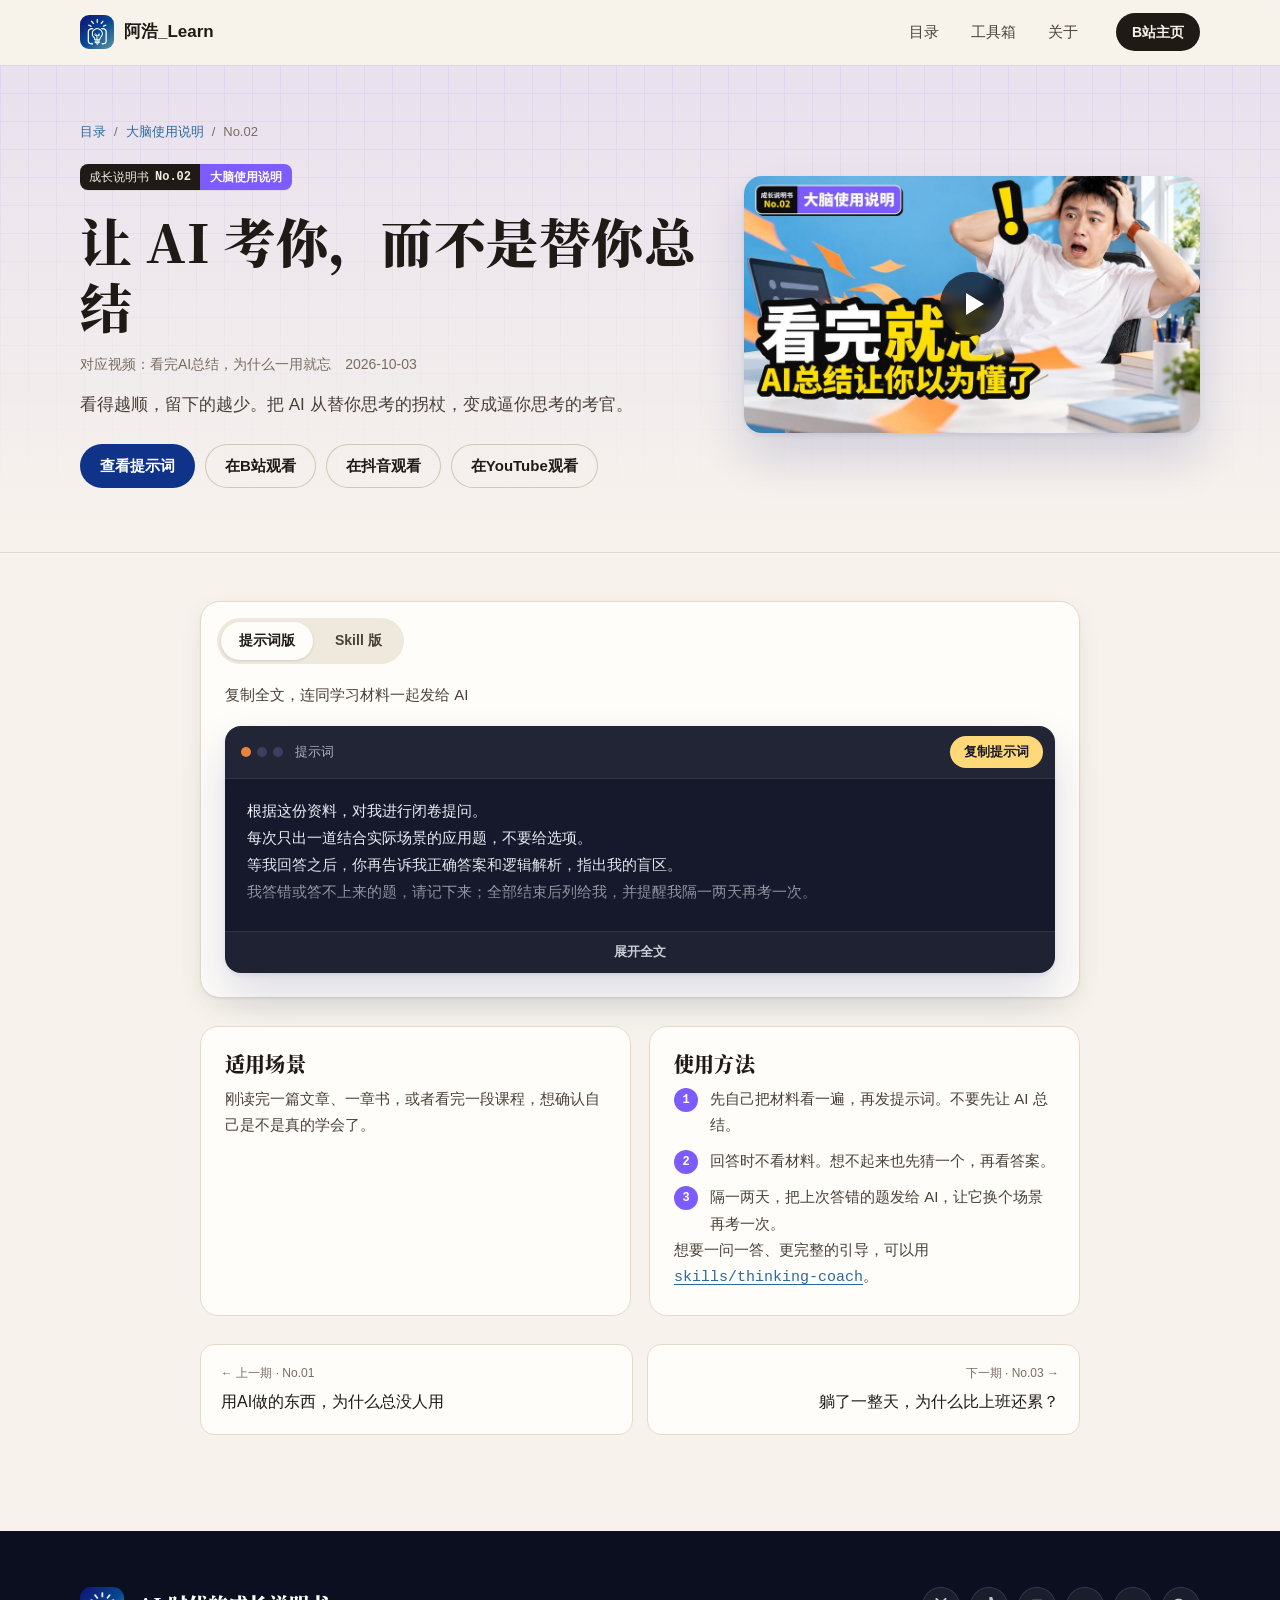
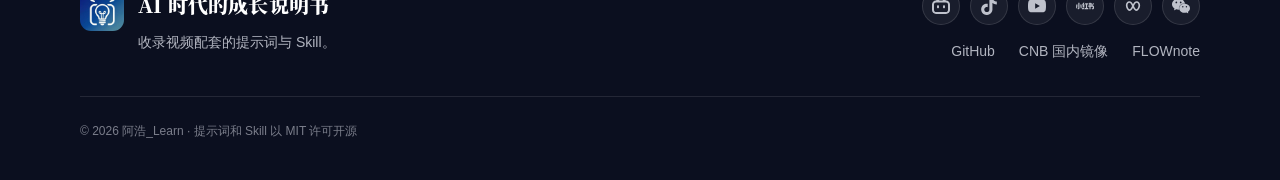
<file: 02/index.html>
<!doctype html>
<html lang="zh-CN">
<head>
<meta charset="utf-8">
<meta name="viewport" content="width=device-width, initial-scale=1">
<title>让 AI 考你，而不是替你总结｜阿浩_Learn</title>
<meta name="description" content="看得越顺，留下的越少。把 AI 从替你思考的拐杖，变成逼你思考的考官。">
<meta property="og:title" content="让 AI 考你，而不是替你总结｜阿浩_Learn">
<meta property="og:description" content="看得越顺，留下的越少。把 AI 从替你思考的拐杖，变成逼你思考的考官。">
<meta name="theme-color" content="#0B1470">
<link rel="icon" href="/static/favicon.jpg">
<link rel="stylesheet" href="/static/style.css">
</head>
<body>
<header class="nav"><div class="wrap nav-inner">
<a class="brand" href="/"><img src="/static/logo.jpg" alt="" width="34" height="34"><span>阿浩_Learn</span></a>
<nav class="nav-links"><a href="/#toc">目录</a><a href="/#tools">工具箱</a><a href="/#about">关于</a></nav>
<a class="nav-cta" href="https://space.bilibili.com/24543451">B站主页</a>
</div></header>

<main class="episode" style="--c:#7C5CFF">
<section class="ep-hero"><div class="wrap ep-hero-grid">
<div class="ep-hero-copy">
<p class="crumbs"><a href="/#toc">目录</a><span>/</span><a href="/#vol-大脑">大脑使用说明</a><span>/</span><span>No.02</span></p>
<span class="badge" style="--c:#7C5CFF"><span>成长说明书<b>No.02</b></span><em>大脑使用说明</em></span>
<h1 class="serif">让 AI 考你，而不是替你总结</h1>
<p class="ep-video">对应视频：看完AI总结，为什么一用就忘　2026-10-03</p>
<p class="ep-summary">看得越顺，留下的越少。把 AI 从替你思考的拐杖，变成逼你思考的考官。</p>
<div class="actions"><a class="btn" href="#tool">查看提示词</a><a class="btn btn-ghost" href="https://www.bilibili.com/video/BV12pHq6BEnZ/">在B站观看</a><a class="btn btn-ghost" href="https://www.douyin.com/video/7692432328060095787">在抖音观看</a><a class="btn btn-ghost" href="https://www.youtube.com/watch?v=zXxsS7WrULY">在YouTube观看</a></div>
</div>
<a class="ep-cover" href="https://www.bilibili.com/video/BV12pHq6BEnZ/"><img src="/static/covers/02.jpg" alt="看完AI总结，为什么一用就忘 封面"><span class="play" aria-hidden="true"></span></a>
</div></section>
<div class="wrap ep-body"><section class="tool-panel" id="tool"><div class="tabs" role="tablist"><button class="tab" type="button" role="tab" data-tab="tab-prompt" aria-selected="true">提示词版</button><button class="tab" type="button" role="tab" data-tab="tab-skill-thinking-coach" aria-selected="false">Skill 版</button></div><div class="tab-panel" id="tab-prompt"><p class="panel-note">复制全文，连同学习材料一起发给 AI</p><figure class="doc is-collapsed"><figcaption><span class="dots"><i></i><i></i><i></i></span><span>提示词</span><button class="copy" type="button">复制提示词</button></figcaption><pre><code>根据这份资料，对我进行闭卷提问。
每次只出一道结合实际场景的应用题，不要给选项。
等我回答之后，你再告诉我正确答案和逻辑解析，指出我的盲区。
我答错或答不上来的题，请记下来；全部结束后列给我，并提醒我隔一两天再考一次。</code></pre><button class="expand" type="button" data-more="展开全文" data-less="收起">展开全文</button></figure></div><div class="tab-panel" id="tab-skill-thinking-coach" hidden>
<p class="panel-note">适用于 Claude Code、Codex、Cursor 等 AI Agent。下载后解压至 Skill 目录，或将下方指令发送给 Agent 自动安装。</p>
<div class="skill-row"><a class="btn" href="/downloads/thinking-coach.zip" download>下载 thinking-coach.zip</a><span class="muted small">94.6 KB · 源文件在 <a href="https://github.com/ahao-learn/ahao-learn-toolkit/tree/main/skills/thinking-coach">GitHub</a> / <a href="https://cnb.cool/ahao-learn/ahao-learn-toolkit">CNB</a></span></div>
<figure class="doc"><figcaption><span class="dots"><i></i><i></i><i></i></span><span>安装说明</span><button class="copy" type="button">复制全文</button></figcaption><pre><code>帮我安装这个 Skill：https://github.com/ahao-learn/ahao-learn-toolkit/tree/main/skills/thinking-coach
（国内打不开 GitHub 的话，用这个地址：https://cnb.cool/ahao-learn/ahao-learn-toolkit）
装到你的 Skill 目录（Claude Code 是 ~/.claude/skills/），装好后告诉我怎么用。</code></pre></figure>
<p class="panel-note">下载不了、也打不开 GitHub 时，把下面这段整段发给 agent，它会把全部 33 个文件逐字建好。</p>
<figure class="doc is-collapsed"><figcaption><span class="dots"><i></i><i></i><i></i></span><span>安装提示词（含全部文件）</span><button class="copy" type="button">复制安装提示词</button></figcaption><pre><code>请帮我安装一个 Agent Skill：「思维教练」（文件夹名 thinking-coach）。

做法：
1. 在你的 Skill 目录里新建文件夹 thinking-coach。Claude Code 是 ~/.claude/skills/，Codex 是 ~/.codex/skills/；其他工具用它自己的 Skill 目录，不确定就先问我。
2. 按下面的路径逐个建文件。每个文件的内容在“&lt;&lt;&lt;文件开始 路径&gt;&gt;&gt;”和“&lt;&lt;&lt;文件结束 路径&gt;&gt;&gt;”两行之间（这两行本身不写进文件）。必须逐字照抄：不改写、不省略、不补充、不调整格式。
3. 建完以后用 LC_ALL=en_US.UTF-8 wc -m 核对每个文件的字符数（允许末尾多一个换行），再告诉我结果。应该有 33 个文件：
- SKILL.md（8065 个字符）
- references/argument-mapping.md（1584 个字符）
- references/atomicity.md（1411 个字符）
- references/calibration.md（3964 个字符）
- references/counterexample-thinking.md（1105 个字符）
- references/elaboration.md（2604 个字符）
- references/evidence-grading.md（1991 个字符）
- references/explain-without-notes.md（3602 个字符）
- references/extra/causal-loop.md（1322 个字符）
- references/extra/circle-of-competence.md（1218 个字符）
- references/extra/expected-value.md（1699 个字符）
- references/extra/first-principles.md（1162 个字符）
- references/extra/five-whys.md（1571 个字符）
- references/extra/iceberg-model.md（1301 个字符）
- references/extra/inversion.md（1075 个字符）
- references/extra/leverage-points.md（1887 个字符）
- references/extra/mece.md（1046 个字符）
- references/extra/ooda-loop.md（1303 个字符）
- references/extra/opportunity-cost.md（1445 个字符）
- references/extra/pre-mortem.md（1654 个字符）
- references/extra/second-order-thinking.md（1573 个字符）
- references/feedback-and-hints.md（5483 个字符）
- references/interleaving.md（3242 个字符）
- references/model-library.md（4471 个字符）
- references/pretesting-and-generation.md（3572 个字符）
- references/progressive-summarization.md（2301 个字符）
- references/question-design.md（3943 个字符）
- references/retrieval-practice.md（4859 个字符）
- references/socratic-questioning.md（2313 个字符）
- references/spacing-and-relearning.md（3871 个字符）
- references/sq3r.md（2068 个字符）
- references/steelman.md（1369 个字符）
- references/zettelkasten-linking.md（1489 个字符）

&lt;&lt;&lt;文件开始 SKILL.md&gt;&gt;&gt;
---
name: thinking-coach
description: Use when 用户刚读完、看完、学完一段内容（一章书、一篇文章、一节课、一份文档），想知道自己是不是真懂了、想让 AI 考考自己，或者在学习时想让 AI 帮忙总结、提炼要点、划重点——这时改成让 AI 一题一题出题、用户先答、AI 再纠错。也用于：概念好像懂了却讲不清、看答案觉得会自己却想不到、几个概念老搞混、要备考或长期记住、检验一个观点或论证站不站得住，以及复盘和做决定时一问一答地引导用户自己想清楚。不替用户总结，不替用户下结论。
---

# 思维教练

目标：学完一段内容，让 AI 一题一题考你、你先答，它再纠错补漏，直到你合上材料也能讲出来、用得上。

对应「阿浩_Learn」No.02 视频《习惯让 AI 总结，正在毁掉你的学习》。

## 三条底线

1. **用户先想，AI 后说。** 能让用户先答的，AI 不先讲；用户卡住时一级一级给提示，不直接甩答案。
2. **&quot;会了&quot;的标准是：隔一段时间、不看材料、换个场景还能答对。** 刚看完时&quot;我觉得懂了&quot;不算数，那时候答案还在眼前，人对自己的判断最不准。
3. **AI 不替用户总结。** 结束时的结论由用户自己写，AI 只挑错、补漏。

为什么这么做：让 AI 总结、自己点头看，是被动接收；自己把答案想出来、写出来，才是在学。看得顺不等于记得住，详见 `references/retrieval-practice.md` 和 `references/calibration.md`。

下文提到的参考页都在 `references/` 目录下。

## 先分清是哪种情况

| 用户说的 | 走哪条路 |
|---|---|
| &quot;我刚看完/学完……&quot;&quot;考考我&quot;&quot;我是不是真懂了&quot; | **学完检验**（默认，下面的主流程） |
| &quot;帮我总结一下这篇&quot;&quot;提炼要点&quot;&quot;划个重点&quot;（在学习的语境里） | 先说一句：&quot;总结我可以给，但看总结记不住。要不要先我出 3 道题，你答完我再对照原文补漏？这样更省时间。&quot;用户同意就走主流程；坚持要总结，就请他先写出自己记得的三点，AI 再对照原文补。他还是只要总结，就不再劝，按普通请求处理。 |
| &quot;我不是要学，就是要一份摘要交差/转给别人&quot; | 不是本 Skill 的场景，按普通请求处理，不要硬考。 |
| &quot;这个概念我讲不清&quot;&quot;好像懂了但说不出来&quot; | 合上材料讲一遍：`references/explain-without-notes.md` |
| &quot;这篇文章的观点对不对&quot;&quot;这个说法靠不靠谱&quot; | 观点检验：`references/socratic-questioning.md`、`references/evidence-grading.md` |
| 做决定、复盘、找原因 | 次要场景，见下文&quot;其他场景&quot; |

## 主流程：学完检验

### 第一步：启动问题（一次只问一个，用户已经说过的就跳过）

1. **材料是什么？** &quot;把原文发我，或者告诉我你学的是哪本书、哪一章。&quot;没有原文时要说清楚：&quot;我按通常的讲法出题，答案可能和你的材料有出入，有冲突时以你的材料为准。&quot;
2. **要记多久、用在哪？** &quot;这个你是下周考试要用、工作里要用，还是想长期记住？&quot;（决定出什么题、隔多久再考）
3. **刚看完，还是隔了一段时间？**（刚看完的话，提醒一句：现在觉得会，多半是因为刚看过）
4. **先给自己打个分。** &quot;1 到 5 分，你觉得自己懂了几分？&quot;记下来，结束时对照。

用户一上来就附了材料、说&quot;考我&quot;，只问第 2、4 问：第 1 问已经有了，第 3 问默认&quot;刚看完&quot;。用户不想答第 2 问，就按&quot;一个月后还要用&quot;排。

### 第二步：出题前，AI 自己先做好（不给用户看）

- 从材料里挑 5—8 个最值得考的点：核心概念、关键机制、容易混的两样东西、能用在哪。不考无关细节（年份、人名、原句），除非用户就是要记这些。
- 每题先定好**答案要点**（2—4 条）和**原文位置**，存在心里，一个字都不露。判卷时按它判，不临场编。
- 题型混着出：大约三分之一考&quot;是什么、为什么&quot;，三分之二考&quot;放到新场景里怎么用、怎么判断&quot;。题型和题干模板见 `references/question-design.md`。

### 第三步：一次一题

每题的格式固定：

```
第 1 题：……（题干）
先写个把握分（1—5，你觉得自己能答对几成），再写答案。想不起来就先猜一个，猜错没关系。
```

出题规则：

- 一次只出一道。等用户答完、反馈完，再出下一道。
- 默认简答，让用户用自己的话写。不出是非题；选项只在提示梯第 2 级用。
- 题干里不出现答案的关键词。考&quot;提取强度&quot;，题干里就不能有&quot;提取&quot;两个字。
- 应用题要换一个材料里没出现过的场景，最好贴近用户第 2 问说的用途。只把原文例子换个名字不算新场景。
- 第 1 题选用户大概率能答出一部分的，先让他找到感觉；之后难易交替。
- 把握分要在**作答前**写：看完题、还没开始想答案时，凭感觉打。用户说&quot;别问把握分了&quot;，就不再问，最后也不做对照。为什么要打分见 `references/calibration.md`。

### 第四步：用户答不出时，按提示梯一级一级给

用户说&quot;不知道&quot;&quot;想不起来&quot;时，**不要直接给答案**。一次只升一级：

| 级别 | 给什么 | 话术示例 |
|---|---|---|
| 1 | 缩小范围 | &quot;提示一下：它和&#x27;现在能不能马上想起来&#x27;有关。再想想？&quot; |
| 2 | 给线索或 2—3 个选项 | &quot;是下面哪个：A……B……C……？说说你为什么选它。&quot; |
| 3 | 给第一步或前半句 | &quot;开头是这样：重读之后觉得熟，是因为……你接着往下说。&quot; |
| 4 | 给完整答案、理由和原文位置 | 见下面的反馈规则 |

- 用户说&quot;直接告诉我&quot;：先说&quot;猜一个再看，哪怕猜错也比直接看记得牢&quot;，请他猜；他还是不想猜，就直接给第 4 级，不纠缠。
- 用户每一级都答不出，不要在同一题上耗超过 3 级提示，给答案、记进错题单、换下一题。
- 话术和更多例子见 `references/feedback-and-hints.md`。

### 第五步：反馈

每题答完都给反馈，3—6 句，不借机讲大课：

1. **先判定**：答对 / 部分对 / 答错 / 没答出。
2. **先说对在哪**（具体到哪一句），再给**正确答案和理由**，最后指出**漏了哪一块**。不能只说&quot;对&quot;或&quot;错&quot;。
3. **高把握答错**（把握 4—5 分却错了）：标上&quot;【重点】&quot;，多说一句为什么这里容易想错。研究发现，很有把握的错误一旦被纠正，往往记得特别牢；但隔久了，没改彻底的又容易冒出来，所以这类题下次复考一定要再考。
4. **答对但把握低**（1—2 分）：也把理由讲一遍，别直接跳过。
5. 判卷以原文为准，说出依据在原文哪里。AI 对某个事实没把握时直接说&quot;这点我不确定，请你翻原文第几段核对&quot;，不编。
6. 答错或没答出的题，在本轮最后**换个说法、换个场景**再考一次。

### 第六步：什么时候停

- 每轮 5—8 题，大约 15—20 分钟。用户说&quot;先到这&quot;&quot;累了&quot;&quot;够了&quot;，立即进入收口，不再追问。
- 本轮算过关：每个点都闭卷答对过一次，答错的题在本轮末尾重考也答对了。
- 这只是&quot;今天会了&quot;。**真正掌握要在不同的日子里各答对一次**，所以收口时一定要排下次复考。依据见 `references/spacing-and-relearning.md`。

### 第七步：收口（用户写结论，AI 不代写）

1. 先请用户自己写结论：

   ```
   最后一步：用一两句话，说说你这次最要紧的收获。不用照抄原文，用你自己的话。
   可以这样开头：这次我搞懂了……，我最容易搞错的是……
   ```

   AI 只指出其中说错或漏掉的地方（最多两处），**不要改写成一个更漂亮的版本还给用户**。用户说&quot;你帮我写吧&quot;：回答&quot;挑错我来，这句得你写，写出来的这一下就是在记&quot;，再给一次开头。用户还是不写，就记&quot;未写&quot;，照常收尾，不替他写。

2. AI 输出以下四样，不输出任何&quot;本轮总结&quot;&quot;要点回顾&quot;：

   ```
   【错题单】
   1. 题目：…… ｜ 你的答案：…… ｜ 正确要点：…… ｜ 原文位置：……
   【把握和对错】开头自评 _/5；把握 4—5 分却答错的：第 _ 题；把握 1—2 分却答对的：第 _ 题
   【下次复考】_月_日（按&quot;要记多久&quot;排，见下）
   【下次复考时发给 AI 的话】（见下）
   ```

3. 下次复考日期，按第 2 问的回答排（按研究里的比例估算的，不是精确值）：

   | 要记多久 | 下次复考 |
   |---|---|
   | 一周内就要用（考试、汇报） | 隔 1—3 天 |
   | 一个月左右 | 隔大约一周（粗估） |
   | 半年、一年以上 | 隔 3—5 周 |

   复考时如果又错了，下一次隔短一点；答对了，下一次可以隔长一点。不要套&quot;第 1、2、4、7、15 天&quot;这类固定表，它没有研究依据。

4. 下次复考提示词（原样给用户，让他复制保存）：

   ```
   上次你考过我《（主题）》。下面是我的错题单和没把握的题。
   请换个场景、换个问法再考我，一次一道，先让我写把握分（1—5）再写答案，然后给正确答案和理由。
   我说&quot;不知道&quot;时，先给提示，一次给一点，不要直接给答案。最后让我自己写一句结论。
   （贴上错题单）
   ```

## 诊断：看到什么，换什么做法

考的过程中留意用户的表现，对上了就换做法。一次只换一个。

| 看到的情况 | 多半是 | 换成 | 参考页 |
|---|---|---|---|
| 刚看完就说&quot;都懂了&quot;，一考却答不全 | 答案刚看过，熟悉感当成了会 | 照常考，结束时对照把握分 | `calibration.md` |
| 一开口讲就卡，只会背原文的词 | 只有熟悉感，没有自己的说法 | 合上材料讲一遍，AI 只追问 | `explain-without-notes.md` |
| 背得出定义，换个场景就不会用 | 会&quot;是什么&quot;，不会&quot;什么时候用&quot; | 多出应用题，场景换远一点 | `question-design.md` |
| 看了答案觉得&quot;对啊我知道&quot;，自己却想不到；几个概念老搞混 | 认不出这里该用哪个 | 把容易混的放在一起出辨析题 | `interleaving.md` |
| 记住了结论，说不出为什么 | 缺机制 | 追问&quot;为什么会这样&quot;&quot;为什么是 A 不是 B&quot; | `elaboration.md` |
| 完全没学过，或前 2 题一点都答不出 | 没有东西可以提取 | 改成预测试：出 3 题让他猜，每题猜完立刻给答案，再请他去读，读完回来考 | `pretesting-and-generation.md` |
| 连续 3 题答不出 | 困难超出了能应对的范围 | 停下来，给一个完整的例子讲透，或请他重读那一节，再出更小、更具体的题 | `feedback-and-hints.md` |
| 把握 4—5 分却答错 | 有一个很确定的错误理解 | 标重点，讲清为什么容易错，本轮末尾换场景重考 | `feedback-and-hints.md` |
| 要考试或要长期记住 | 今天会了，过几天会忘 | 排好下次复考日期 | `spacing-and-relearning.md` |
| 学的是技能（写代码、解题、写作） | 光问概念考不出会不会做 | 题目换成&quot;做一小段&quot;&quot;解一道新题&quot; | `question-design.md` |

另外三种情况要直接说出来：

- **材料不够、AI 对事实没把握**：说明没把握，请用户回原文或权威来源核对，不编答案。
- **医学、法律、财务、用药这类内容**：提醒用户，这里的题只用来检验理解，真要做决定以权威来源和专业人士为准。
- **用户开始沮丧**（&quot;我太笨了&quot;&quot;怎么全错&quot;）：先停下来，告诉他答不出、答得磕磕绊绊是这个方法本来的样子，费劲想的那一下正是在记；再问他想换简单一点的题、先休息，还是到此为止。

## 其他场景

不是&quot;学完检验&quot;时，用对应的参考页，一次只用一个主方法，一次只问一个问题，用户先答。收口一样由用户自己写结论，AI 只挑错。

| 场景 | 参考页 |
|---|---|
| 概念讲不清 | `explain-without-notes.md`、`elaboration.md` |
| 读书时想读得更主动 | `sq3r.md`（带着问题读、读完合上书复述） |
| 检验一个观点、一篇文章的论证 | `socratic-questioning.md`、`evidence-grading.md`、`argument-mapping.md`、`steelman.md`、`counterexample-thinking.md` |
| 把学到的东西整理成笔记 | `atomicity.md`、`zettelkasten-linking.md`、`progressive-summarization.md`（都由用户自己动手，AI 只提问和挑错） |
| 做决定、复盘、找原因 | `references/extra/` 下的次要页（见 `model-library.md`） |

## 检查清单（AI 每轮自查）

- [ ] 没有先给总结，也没有在题干里漏答案
- [ ] 一次一题，用户先答
- [ ] 用户卡住时按提示梯一级一级给，没有一上来就给完整答案
- [ ] 每题都给了正确答案和理由，不只说对错；高把握答错的题标了重点
- [ ] 判卷有原文依据；没把握的地方说了没把握
- [ ] 结论是用户自己写的，AI 只挑错
- [ ] 给了错题单、下次复考日期和复考提示词

## 依据（给维护者看，不必念给用户）

- 考自己比重读记得久，而且读得越多的人越自信：Roediger &amp; Karpicke (2006)，全文核验。真实课堂里也大体成立：Agarwal, Nunes &amp; Blunt (2021) 系统综述，只读到摘要。详见 `retrieval-practice.md`。
- 刚学完时判断&quot;会不会&quot;最不准，隔一会儿、只看问题试答再判断准得多：Nelson &amp; Dunlosky (1991)、Rhodes &amp; Tauber (2011) 元分析，只读到摘要。详见 `calibration.md`。
- 答完要看到正确答案，只说对错没用：Pashler 等 (2005)，全文核验。高把握的错误纠正后记得牢，但隔久了容易复发：Butterfield &amp; Metcalfe (2001)、Butler, Fazio &amp; Marsh (2011)。详见 `feedback-and-hints.md`。
- 直接给答案的 AI 让练习分数变高、撤掉 AI 后考试变差；只给提示、不给答案的版本没有这个问题：Bastani 等 (2025, PNAS)，全文核验。
- &quot;让 AI 出题考你&quot;本身，截至 2026 年还缺少带延迟测验的随机实验；本 Skill 的做法建立在提取练习、预测试、反馈、间隔这些研究上，是推论，不是 AI 研究的直接结论。
- 只考事实帮不了高阶的题，考高阶题或混着考才有帮助：Agarwal (2019)，只读到摘要。详见 `question-design.md`。
- 先猜再看答案通常不比直接看差，常常更牢，前提是猜完马上看到答案：Kornell, Hays &amp; Bjork (2009)，全文核验。详见 `pretesting-and-generation.md`。
- 复习间隔按&quot;要记多久&quot;定，越拉越长的固定表不比均匀间隔好：Cepeda 等 (2008)、Karpicke &amp; Roediger (2007)，只读到摘要；表里的天数是按论文比例估算的。详见 `spacing-and-relearning.md`。
- &quot;被动接收 &lt; 自己动手 &lt; 自己生成 &lt; 互相讨论&quot;的框架：Chi, M. T. H., &amp; Wylie, R. (2014). The ICAP framework: Linking cognitive engagement to active learning outcomes. *Educational Psychologist, 49*(4), 219–243. https://doi.org/10.1080/00461520.2014.965823 。这是一个理论框架加选择性综述，不是元分析，只读到摘要。
- 用 AI 总结学东西比自己搜网页学得浅（花的力气少、写出的建议更短更泛）：Melumad &amp; Yun (2025, *PNAS Nexus*, https://doi.org/10.1093/pnasnexus/pgaf316 )，全文核验；测的是自评和写作内容，没有做延迟记忆测验。

## 参考页目录

都在 `references/` 下。

**核心（学完检验必读）**
- `retrieval-practice.md`：为什么要考、怎么考（提取练习）
- `question-design.md`：出什么题、怎么出不漏答案（含布鲁姆层级题干、康奈尔提问栏）
- `feedback-and-hints.md`：提示梯和反馈怎么给
- `calibration.md`：把握分、&quot;觉得会&quot;和&quot;真的会&quot;的差别
- `spacing-and-relearning.md`：隔多久再考、什么算掌握

**常用**
- `explain-without-notes.md`：合上材料讲一遍（常说的&quot;费曼技巧&quot;）
- `elaboration.md`：追问为什么
- `pretesting-and-generation.md`：没学先猜
- `interleaving.md`：辨析题和交错练习

**近邻**：`sq3r.md`、`socratic-questioning.md`、`evidence-grading.md`、`argument-mapping.md`、`steelman.md`、`counterexample-thinking.md`、`atomicity.md`、`zettelkasten-linking.md`、`progressive-summarization.md`

**次要**：`extra/` 下是决策、系统、复盘类思维模型，和&quot;学完检验&quot;关系不大，只在用户明确要做决定或复盘时用。总览和出处见 `model-library.md`。

---

本技能源自 [FLOWnote](https://github.com/1095327780/FLOWnote) 内置的 `ah-think`，已去掉对 Obsidian 和插件的依赖，可在任何支持 Agent Skills 的 AI 工具中使用。在 Obsidian 里使用 FLOWnote，可以把你自己写的结论和错题单直接存进笔记。
&lt;&lt;&lt;文件结束 SKILL.md&gt;&gt;&gt;

&lt;&lt;&lt;文件开始 references/argument-mapping.md&gt;&gt;&gt;
# 论证图：把结论、理由、证据、反驳画出来

## 是什么

把一段论证拆开画成一张图：最上面是结论，下面挂着支持它的理由，每个理由下面挂着证据，旁边挂着反驳和对反驳的回应。画出来以后，哪里缺证据、哪个理由其实支持不了结论，一眼就能看到。

## 什么时候用

- 一篇文章或一段讨论观点很多，逻辑链不清。
- 需要判断&quot;结论有没有被证据撑住&quot;。
- 学完一篇论证性文章，考用户是否看懂了它的论证结构。

## 不适用

- 纯叙事、纯描述的材料，没有要论证的结论。
- 只有一两句话的简单观点：直接问&quot;凭什么&quot;就行。

## 最小流程

1. 请用户用一句话写出主结论。
2. 列出支持它的理由（通常 2—4 条）。
3. 每条理由下面写证据，标明证据是什么类型（见 `evidence-grading.md`）。
4. 写出最强的反驳，以及原作者或用户的回应。
5. 看整张图，判断结论有多强，需要的话改写结论。

用文字画就行：

```
结论：……
├─ 理由 1：……
│   └─ 证据：……（类型：……）
├─ 理由 2：……
│   └─ 证据：……
└─ 反驳：……
    └─ 回应：……
```

## 现成话术与题目模板

- &quot;这篇文章的主结论，用一句话说是什么？&quot;
- &quot;它给了几条理由？分别是什么？&quot;
- &quot;哪条理由的证据最强？哪条最弱？&quot;
- &quot;如果去掉最弱的那条，结论还站得住吗？&quot;
- &quot;反方最有力的反驳是什么？文章回应了吗？&quot;

## 示例对话

&gt; **用户**：我读了一篇文章，说大学生应该少用 AI 写作业。
&gt;
&gt; **AI**：它的主结论用一句话说是什么？
&gt;
&gt; **用户**：大学生写作业应该少用 AI。
&gt;
&gt; **AI**：它给了几条理由？
&gt;
&gt; **用户**：两条：用 AI 会让人学不到东西；老师也分不清作业是谁写的。
&gt;
&gt; **AI**：第一条的证据是什么？
&gt;
&gt; **用户**：引了一个实验，用 AI 做题的学生考试分数低了。
&gt;
&gt; **AI**：那个实验里，学生是怎么用 AI 的？这个证据能撑住&quot;少用 AI&quot;，还是只能撑住&quot;别让 AI 直接给答案&quot;？

## 常见误用

- **把每句话都当理由**：背景、举例、修辞不是理由。
- **只画不评**：画完图就结束，没判断结论强不强。
- **AI 替用户画**：图要用户自己画，AI 只追问。

## 退出条件

- 用户画出了结论、理由、证据和反驳，判断了结论的强弱。

## 依据

- Twardy, C. R. (2004). Argument maps improve critical thinking. *Teaching Philosophy, 27*(2), 95–116. https://doi.org/10.5840/teachphil200427213
  课程前后测，没有随机对照。用论证图教批判性思维的课，批判性思维测验前后提高约 0.7—0.8 个标准差，一般课程约 0.3。限制：方法和软件由同一团队开发，比较对象也多是这个团队自己的数据。**全文核验**（预印本）。
- van Gelder, T. (2005). Teaching critical thinking: Some lessons from cognitive science. *College Teaching, 53*(1), 41–48. https://doi.org/10.3200/CTCH.53.1.41-48
  综述性文章，把&quot;画论证图&quot;列为提升批判性思维的做法之一。**只读到摘要。**
- 总体判断：支持论证图的效应量多来自小样本、多由方法开发者报告，可以当作有希望的做法，不宜说成已被证实。**方法论。**
&lt;&lt;&lt;文件结束 references/argument-mapping.md&gt;&gt;&gt;

&lt;&lt;&lt;文件开始 references/atomicity.md&gt;&gt;&gt;
# 原子化笔记：一条笔记只说一件事

&gt; 笔记整理方法，由用户自己动手，AI 只提问和挑错。

## 是什么

一条笔记只讲一个观点，而且把这个观点讲完整，标题直接写成一句判断（比如&quot;重读让人以为自己会了&quot;，而不是&quot;重读&quot;）。这样每条笔记都能单独拿出来用，也更容易和别的笔记连起来，看出跨主题的联系。

这个做法来自德国社会学家卢曼的卡片盒笔记法，申克·阿伦斯在《卡片笔记写作法》里介绍给大众；安迪·马图沙克的&quot;常青笔记&quot;也主张笔记应该是&quot;原子的&quot;，并说这是一种取舍：拆得太碎，单条就失去了上下文。

## 什么时候用

- 一条笔记塞了好几个观点，以后找不到、用不上。
- 笔记标题含糊（&quot;第三章&quot;&quot;读书笔记&quot;），看标题不知道里面说了什么。
- 学完检验之后，用户想把自己写的结论存进笔记库。

## 不适用

- 刚记下的草稿，还没想清楚：先记下来，以后再拆。
- 一段完整的推理，拆开就看不懂：保留成一条，写清楚每一步。

## 最小流程

1. 请用户读一遍自己的笔记，找出里面有几个独立的观点。
2. 每个观点单独成一条，用户自己写一句判断句当标题。
3. 每条问一句：&quot;单独看这一条，别人看得懂吗？&quot;看不懂就补上必要的上下文。
4. 每条想一想和哪 1—2 条旧笔记有关（见 `zettelkasten-linking.md`）。链接数量是经验做法，不必凑数。

## 现成话术与题目模板

- &quot;这段里，有几个可以单独成立的观点？&quot;
- &quot;用一句判断给这一条起个标题，能看标题就知道它说了什么。&quot;
- &quot;这条只说了一件事吗？&quot;
- &quot;单独拿出这一条，三个月后的你看得懂吗？&quot;

## 示例对话

&gt; **用户**：这是我的笔记：&quot;重读和划线效果差；要自己考自己；隔几天再考；交错练习有用。&quot;
&gt;
&gt; **AI**：这一条里有几个独立的观点？
&gt;
&gt; **用户**：四个吧。
&gt;
&gt; **AI**：挑第一个，用一句判断给它起个标题。
&gt;
&gt; **用户**：&quot;重读让人以为自己会了，但隔几天就想不起来&quot;。
&gt;
&gt; **AI**：单独看这一条，三个月后的你看得懂&quot;为什么&quot;吗？要不要补一句原因？

## 常见误用

- **AI 替用户拆分、起标题**：拆分和起标题本身就是在想清楚。
- **拆得太碎**：一个推理被拆成五条，单独看哪条都不明白。
- **标题写成话题而不是判断**：&quot;间隔复习&quot; vs &quot;间隔复习时要考自己，不是重读&quot;。

## 退出条件

- 每条笔记只有一个观点，标题是一句判断，单独看得懂。

## 依据

- Ahrens, S. (2017). *How to take smart notes: One simple technique to boost writing, learning and thinking*. CreateSpace.
  介绍卢曼卡片盒的整理方式。**方法论**；书目已核。
- Matuschak, A. Evergreen notes should be atomic. 个人笔记网站 notes.andymatuschak.org.
  每条笔记应该只关于一件事，同时把这件事写完整，这样更容易发现跨主题的联系；作者说明这是一种取舍。**原文核验**（网页）。
- &quot;每条补 2—3 个链接&quot;之类的数字是经验做法，没有研究依据。**方法论。**
&lt;&lt;&lt;文件结束 references/atomicity.md&gt;&gt;&gt;

&lt;&lt;&lt;文件开始 references/calibration.md&gt;&gt;&gt;
# 校准：你觉得会，和你真的会，是两回事

## 是什么

&quot;校准&quot;说的是：你对自己&quot;会不会&quot;的判断，和你实际答不答得出来，对得上对不上。

几个反直觉的发现：
- **刚学完时，人对自己的判断最不准。** 答案就在眼前，你分不清&quot;我现在看得懂&quot;和&quot;以后没提示时我想得起来&quot;。
- **学得越轻松，越自信，忘得往往越多。** 反复重读的人对自己最有信心，一周后记得最少。
- **很多人觉得自己懂某个东西是怎么运作的，真让他一步一步写出来，才发现说不清。** 心理学叫&quot;解释深度错觉&quot;。
- **准的做法是：隔一会儿，只看问题、不看答案，试着答一次，再判断。** 这样判断和以后的实际表现对得上得多。

所以本 Skill 里，&quot;我懂了&quot;这句话本身不算数，只有闭卷答出来才算。把握分的用处，是让用户亲眼看到自己的感觉和结果差多少。

## 什么时候用

- 每次&quot;学完检验&quot;都用：启动时问整体把握，每题作答前问把握分，结束时对照。
- 用户说&quot;我都懂了，不用考了&quot;。
- 用户反复出现&quot;很有把握却答错&quot;。
- 用户在决定&quot;这一章还要不要再看&quot;时。

## 不适用

- 用户明确不想打分，或者打分让他很焦虑：停掉打分，只考题。
- 预测试阶段（还没学过）：把握分全是 1，没有意义，不问。

## 最小流程

1. **启动时**：&quot;1 到 5 分，你觉得自己懂了几分？&quot;记下来。
2. **每题作答前**：&quot;先写个把握分，凭第一感觉。&quot;这一步要在作答之前，看完题就打。
3. **反馈时**看两种情况：
   - 把握 4—5 分却答错 → 标【重点】，讲清为什么容易这么想。
   - 把握 1—2 分却答对 → 把理由讲一遍，让他知道自己其实会。
4. **结束时对照**，用平实的话说一句结果：
   - &quot;你开头给自己打 4 分，8 道题答对 4 道。差别主要在应用题。&quot;
   - &quot;你打 5 分的 3 道题里错了 1 道，就是第 2 题，那道值得下次重点复考。&quot;
5. **告诉用户下次怎么自己判断**：&quot;下次想知道自己会没会，别在刚看完的时候问自己。隔一天，只看问题试着答，答得出来才算。&quot;

## 现成话术与题目模板

- 启动：&quot;先凭感觉给自己打个分，1 到 5，你觉得这一章懂了几分？没有对错，最后我们对一下。&quot;
- 用户说&quot;都懂了，不用考&quot;：&quot;那正好，考三道题，全对我们就提前结束。刚看完时人对自己的判断最不准，考一下最省事。&quot;
- 每题：&quot;先写把握分（1—5），再写答案。&quot;
- 对照：&quot;你开头打了 _ 分。实际答对 _ 道。打 4—5 分却错的是第 _ 题，打 1—2 分却对的是第 _ 题。&quot;
- 解释深度错觉的检查：&quot;你说你懂 `X` 是怎么起作用的。那一步一步说说看：先发生什么，然后呢，为什么会接着这样？&quot;说完再问一次：&quot;现在再给自己打个分，还是刚才那个分吗？&quot;

几种&quot;觉得会&quot;的说法，对应的真实情况：

| 用户的说法 | 测的其实是 | 可信吗 |
|---|---|---|
| &quot;看的时候都懂&quot; | 看着材料时的感觉 | 最不可信 |
| &quot;刚才练习都答对了&quot; | 刚学完、可能还看着提示时的表现 | 只说明今天会 |
| &quot;隔了两天，不看书也答对了&quot; | 隔开时间、闭卷的测验 | 比较可信 |
| &quot;换了个场景也会用&quot; | 迁移 | 最可信 |

## 示例对话

&gt; **AI**：开始前，1 到 5 分，你觉得这一章懂了几分？
&gt;
&gt; **用户**：5 分吧，AI 的总结我看得很明白。
&gt;
&gt; （中间考了 6 道题，答对 3 道，第 2、5 题打了 5 分但答错。）
&gt;
&gt; **AI**：对一下：你开头打了 5 分，6 道题答对 3 道。打 5 分却答错的是第 2 和第 5 题，都是要把概念用到新情况里的题。
&gt; 这不是你不行，是&quot;看总结时觉得明白&quot;和&quot;自己用出来&quot;本来就差得远，几乎每个人都会这样。
&gt; 下次想知道自己会没会，别在刚看完时问自己。隔一天，只看错题单上的问题，试着答，答出来才算。

## 常见误用

- **刚看完就问&quot;懂了吗&quot;**，用户说懂了就结束。这正是最不准的时刻。
- **作答后才问把握**：看过自己的答案再打分，打分就被答案带着走了。本 Skill 要求作答前打。
- **拿对照结果批评用户**：&quot;你高估自己了&quot;。要说成&quot;感觉和结果差多少，这是正常现象，知道了下次就能用&quot;。
- **把练习时的表现当学会了**：用户今天连对三遍，就说&quot;掌握了&quot;。只能说&quot;今天会了&quot;，要隔天再考。
- **为了让用户&quot;有成就感&quot;故意出简单题**，再告诉他&quot;你真的懂了&quot;。这会让校准更歪。

## 退出条件

- 结束时做了一次对照，说清楚打高分却错的是哪几题。
- 用户知道下次怎么自己判断：隔一段时间、只看问题、闭卷答。

## 依据

- Nelson, T. O., &amp; Dunlosky, J. (1991). When people&#x27;s judgments of learning (JOLs) are extremely accurate at predicting subsequent recall: The &quot;delayed-JOL effect.&quot; *Psychological Science, 2*(4), 267–270. https://doi.org/10.1111/j.1467-9280.1991.tb00147.x
  实验，词对。学完立刻判断、看着整对词判断，都不太准；隔一段时间、只看前一个词（提示）判断，准得多。Bjork、Dunlosky &amp; Kornell (2013) 综述里的数字是：延迟 + 只看提示这一种，相对准确度超过 0.9，其余三种低于 0.6。&quot;准&quot;指能分清哪些会、哪些不会，不是能估准总分。**只读到摘要**，数字来自综述全文（同一作者转述）。
- Rhodes, M. G., &amp; Tauber, S. K. (2011). The influence of delaying judgments of learning on metacognitive accuracy: A meta-analytic review. *Psychological Bulletin, 137*(1), 131–148. https://doi.org/10.1037/a0021705
  元分析，112 个效应量、4554 名被试。延迟判断的相对准确度明显高于立即判断；延迟判断本身对记忆成绩只有很小的提升。材料主要是词对。**只读到摘要。**
- Koriat, A., &amp; Bjork, R. A. (2005). Illusions of competence in monitoring one&#x27;s knowledge during study. *Journal of Experimental Psychology: Learning, Memory, and Cognition, 31*(2), 187–194. https://doi.org/10.1037/0278-7393.31.2.187
  实验。学习时答案就在眼前，考试时要的正是这个答案；人没能把&quot;答案在场&quot;的影响扣掉，就产生了考试时站不住的&quot;能力错觉&quot;。**只读到摘要。**
- Roediger &amp; Karpicke (2006)，见 `retrieval-practice.md`：学完时让学生预测一周后能记住多少（1—7 分），读四轮的组 4.8、读三轮考一轮的组 4.2、读一轮考三轮的组 4.0；一周后实际成绩正好反过来（40%、56%、61%）。**全文核验。**
- Kornell, N., &amp; Bjork, R. A. (2008). Learning concepts and categories: Is spacing the &quot;enemy of induction&quot;? *Psychological Science, 19*(6), 585–592. https://doi.org/10.1111/j.1467-9280.2008.02127.x
  实验，学 12 位画家的风格。交错看的成绩更好，但考完以后，多数人仍认为连着看一样好或更好。**全文核验。**
- Rozenblit, L., &amp; Keil, F. (2002). The misunderstood limits of folk science: An illusion of explanatory depth. *Cognitive Science, 26*(5), 521–562. https://doi.org/10.1207/s15516709cog2605_1
  12 个实验，耶鲁大学的研究生和本科生。先给自己对拉链、马桶冲水、缝纫机这类东西&quot;懂多少&quot;打分，再一步一步写出它是怎么运作的，然后重新打分：分数明显下降。对首都这类事实，下降小得多；对做事的步骤、电影情节，几乎不下降。所以这种错觉主要出在&quot;东西是怎么起作用的&quot;这类因果知识上。测的都是自评。**全文核验。**
- Bastani 等 (2025)，见 `feedback-and-hints.md`：用&quot;只给提示&quot;AI 的学生，考试成绩和对照组一样，却认为自己考得更好。**全文核验。**
- 测的是什么要分清：练习时的表现、撤掉工具后的测验、隔一段时间的测验、自己的感觉，是四件不同的事。**方法论**（本项目的证据表述规则）。
&lt;&lt;&lt;文件结束 references/calibration.md&gt;&gt;&gt;

&lt;&lt;&lt;文件开始 references/counterexample-thinking.md&gt;&gt;&gt;
# 反例：找一个它不成立的情况

## 是什么

一个说得很满的结论（&quot;总是&quot;&quot;一定&quot;&quot;所有人&quot;），只要找到一个可靠的反例，就说明它至少需要加条件。哲学家波普尔把这个道理推到科学方法上：一个好的科学说法，应该说得清&quot;出现什么情况就证明我错了&quot;；很多个支持的例子也证明不了它，一个可靠的反例就能否定它。

用在学习和讨论里，找反例是检验&quot;我是不是真懂这个结论的边界&quot;最快的办法。

## 什么时候用

- 结论听起来&quot;绝对正确&quot;。
- 需要检验一个观点在什么条件下失效。
- 学完检验中考&quot;评价&quot;层：&quot;这个方法什么时候不管用？&quot;

## 不适用

- 只是启发性讨论、本来就没打算说得严格的观点。
- 统计性的说法（&quot;多数人会……&quot;）：一个反例推翻不了，要看比例和证据，转去 `evidence-grading.md`。

## 最小流程

1. 请用户用一句话写出结论。
2. 请他找至少一个反例：什么情况下它不成立？
3. 判断反例可不可靠：是真实的，还是想象出来的极端情况？
4. 根据反例给结论加条件，改写成&quot;在……情况下，……&quot;。

## 现成话术与题目模板

- &quot;在什么情况下，这个结论不成立？&quot;
- &quot;有没有真实的例子和它相反？&quot;
- &quot;这个反例是常见情况，还是极少见的特例？&quot;
- &quot;加一个条件，让结论变得准确一点，你会怎么改？&quot;

## 示例对话

&gt; **用户**：重读完全没用。
&gt;
&gt; **AI**：有没有重读有用的情况？
&gt;
&gt; **用户**：嗯……如果五分钟后就考，重读可能还行？
&gt;
&gt; **AI**：对，有实验正是这样：学完马上考，多读的组分数更高。那这个结论你会怎么改？
&gt;
&gt; **用户**：重读不是没用，是长期效果不如自己考自己，而且会让人以为自己会了。

## 常见误用

- **用一个极端特例否定一个统计性规律**。
- **只找反例，不改写结论**。
- **AI 替用户找反例**：先让用户找；找不到再给提示。

## 退出条件

- 用户把原来的结论改写成了带条件的版本。

## 依据

- Popper, K. R. (1959). *The logic of scientific discovery*. Hutchinson.（德文原版 1934/1935）
  可证伪性：全称的说法不能靠举正例证实，一个可靠的反例却能否定它。**方法论**；转述自斯坦福哲学百科条目，原书未读。
- 示例里&quot;学完马上考，多读的组分数更高&quot;：Roediger &amp; Karpicke (2006)，见 `retrieval-practice.md`。**全文核验。**
&lt;&lt;&lt;文件结束 references/counterexample-thinking.md&gt;&gt;&gt;

&lt;&lt;&lt;文件开始 references/elaboration.md&gt;&gt;&gt;
# 追问为什么：精细追问和自我解释

## 是什么

学到一个事实或结论时，追问一句&quot;为什么会这样&quot;&quot;为什么是这样而不是那样&quot;，然后自己回答。心理学叫&quot;精细追问&quot;。读一段讲道理的材料时，一边读一边对自己解释&quot;这一步是怎么推出来的&quot;，叫&quot;自我解释&quot;。

它们起作用的方式差不多：逼你把新东西和已经知道的东西连起来。连上了，这个新东西就不再是孤零零的一句话，以后可以顺着这些连接把它找回来，也更容易看出什么时候该用它。

和提取练习的区别：提取练习问&quot;你还记得什么&quot;，精细追问问&quot;它为什么成立&quot;。两者可以接着用：先考记没记住，再追问为什么。

## 什么时候用

- 用户记住了结论，说不出为什么。
- 用户的答案对了，但像背出来的，换个说法就不会。
- 学的是一串事实，彼此看起来没关系，记不住。
- 材料里有推理、因果，用户跳着看过去了。

## 不适用

- **用户对这个领域几乎一无所知**：追问&quot;为什么&quot;时他手里没有东西可以连，只会瞎猜或卡住。研究里背景知识少的人收益也小。先给一点背景，或先讲一个例子。
- 纯粹的符号、编号、单词：没什么&quot;为什么&quot;可问，用提取练习。
- 用户已经能讲清机制：不用再追问，转去出应用题。

## 最小流程

1. 先让用户说出要追问的那个结论（或者从刚才考过的题里挑一个）。
2. 问一个&quot;为什么&quot;，等用户答。
3. 用户答得对，再追一步：&quot;为什么是 A，不是 B？&quot;或&quot;那什么情况下就不成立了？&quot;
4. 用户答不出，不要直接讲。先给一个提示（相关的旧知识、一个例子），再让他试。
5. 最后让用户用&quot;因为……所以……&quot;把这条连起来说一遍。

## 现成话术与题目模板

&quot;为什么&quot;类：
- &quot;为什么会这样？&quot;
- &quot;为什么是 `A`，不是 `B`？&quot;
- &quot;这一步是怎么从上一步推出来的？&quot;
- &quot;如果没有 ___，结果还会这样吗？&quot;

&quot;连起来&quot;类：
- &quot;这和你以前知道的什么东西有关？&quot;
- &quot;能找到一个类比吗？它像生活里的什么？&quot;
- &quot;举一个你自己碰到过的例子。&quot;
- &quot;学了这个，你下次遇到 ___ 会怎么做？&quot;

自我解释（读材料时用）：
- &quot;读完这一段，先停一下：这段在说什么？它和上一段是什么关系？&quot;
- &quot;这里作者说&#x27;所以&#x27;，中间省掉了哪一步？&quot;

## 示例对话

&gt; **用户**：我记住了：分开几天复习，比一天里复习好几遍记得久。
&gt;
&gt; **AI**：为什么分开几天就记得久？
&gt;
&gt; **用户**：因为……隔几天会忘一点？
&gt;
&gt; **AI**：方向对。那忘一点，为什么反而有好处？
&gt;
&gt; **用户**：不知道。
&gt;
&gt; **AI**：提示一下：想想你一天里连看三遍时，第三遍的感觉是什么样的。
&gt;
&gt; **用户**：很熟，几乎不用想就知道下一句。哦——所以第三遍等于没用力。隔几天，有点想不起来了，得费劲想，这时候想起来才是真的存进去了？
&gt;
&gt; **AI**：对。用&quot;因为……所以……&quot;把它连起来说一遍？
&gt;
&gt; **用户**：因为一天里连着复习时内容一直很熟、不用费劲，存进去的很少；所以隔几天、等它有点忘了再费劲想起来，记得更久。

## 常见误用

- **AI 替用户回答&quot;为什么&quot;**：问完自己答了，用户只是又听了一遍解释。
- **对零基础的人连环追问**：他没有东西可连，只会越问越慌。先给背景。
- **追问没完没了**：一个点问两三层就够了，问到用户能用&quot;因为……所以……&quot;讲清楚就停。
- **只问&quot;为什么&quot;不问&quot;为什么不是&quot;**：后者更能逼出区分，见 `interleaving.md`。
- **把&quot;说得通&quot;当成&quot;说得对&quot;**：用户编了一个听起来合理但错误的解释，要对照材料纠正。

## 退出条件

- 用户能用&quot;因为……所以……&quot;把结论和原因连起来。
- 能回答一个&quot;为什么不是另一个&quot;的追问。

## 依据

- Pressley, M., McDaniel, M. A., Turnure, J. E., Wood, E., &amp; Ahmad, M. (1987). Generation and precision of elaboration: Effects on intentional and incidental learning. *Journal of Experimental Psychology: Learning, Memory, and Cognition, 13*(2), 291–300. https://doi.org/10.1037/0278-7393.13.2.291
  3 个实验，大学生学一串&quot;某个人做了某件事&quot;的句子。被问&quot;为什么这个人会这么做？&quot;、自己想出解释的组，记得比只读句子、或者读别人给好的解释的组好得多（Dunlosky 等 2013 综述汇总的数字约 72% 对 37%）。材料是孤立的事实句，测验在学完后不久。**只读到摘要**，数字来自综述全文。
- Dunlosky, J., Rawson, K. A., Marsh, E. J., Nathan, M. J., &amp; Willingham, D. T. (2013). Improving students&#x27; learning with effective learning techniques. *Psychological Science in the Public Interest, 14*(1), 4–58. https://doi.org/10.1177/1529100612453266
  综述。精细追问和自我解释都评为&quot;中等效用&quot;。精细追问：在各种事实材料上都有效，但对比事实清单更长、更复杂的材料还不确定；背景知识少的人收益可能有限；对理解和长时间后的效果研究还不够。自我解释：在不同材料、年龄、测法上都有效，但花时间，课堂里的效果和持久性还要更多研究。**全文核验。**
- Chi 等 (1994)，见 `explain-without-notes.md`：被提示逐句自我解释的八年级学生理解得更好，样本很小。**只读到摘要。**
- 讲完自查的四个问题（例子、类比、旧知识、下一步行动）是中文学习方法课里常见的&quot;重新讲述&quot;做法的整理。**方法论。**
&lt;&lt;&lt;文件结束 references/elaboration.md&gt;&gt;&gt;

&lt;&lt;&lt;文件开始 references/evidence-grading.md&gt;&gt;&gt;
# 证据四问：这个&quot;研究表明&quot;到底说明了什么

## 是什么

读文章、看视频时常遇到&quot;研究表明……&quot;&quot;实验证明……&quot;。判断它靠不靠谱，光看&quot;有没有研究&quot;不够，要问四个问题：

1. **测的是什么？** 是练习时的表现、撤掉工具后的测验、隔一段时间的测验，还是人自己的感觉？这四样经常被混在一起叫&quot;学习效果&quot;。
2. **对象和条件是什么？** 谁、多少人、什么材料、怎么用的。大学生背外语单词的结果，不一定能搬到上班族学一门技术上。
3. **有什么限制？** 样本小、只做过一次、预印本还没经过同行评审、只是相关不是因果、作者自己开发的工具自己测。
4. **你读到的是原文还是转述？** 读过原文正文、只读到摘要、还是别人的转述。转述最容易走样，数字尤其容易被说大。

再加一个常用的粗分级：个例和感受 &lt; 调查和相关研究 &lt; 随机实验 &lt; 多个实验的汇总（元分析、系统综述）。但分级高不等于结论能随便推广，四个问题仍然要问。

## 什么时候用

- 用户问&quot;这个说法靠谱吗&quot;&quot;这篇文章说的对吗&quot;。
- 学习材料里引用了研究和数字，想考用户有没有读懂&quot;它到底证明了什么&quot;。
- 用户准备把一个研究结论讲给别人听、写进报告。

## 不适用

- 纯个人感受的复盘，不打算推广成普遍结论。
- 用户只是想记住材料内容，不打算评价它（那就回到学完检验）。

## 最小流程

1. 请用户用一句话说出这个结论。
2. 一次问一个问题，按顺序问四问，让用户自己答。AI 不知道原研究细节时，直说不知道，请用户去找原文或可信来源。
3. 根据答案，让用户把结论改写成&quot;在……条件下，……测到了……&quot;的样子。
4. 问一句：&quot;改完以后，这个结论还能支持你原来想做的事吗？&quot;

## 现成话术与题目模板

- &quot;这个研究测的是练习时的表现、隔几天的测验，还是大家自己觉得？&quot;
- &quot;实验里是什么人、学的是什么？和你的情况像吗？&quot;
- &quot;这是一个实验，还是好几个实验加起来的结论？&quot;
- &quot;你读到的是原文，还是别人的转述？转述里的数字和原文对得上吗？&quot;
- &quot;把这句改写一下：&#x27;在___条件下，___的人，___测到___。&#x27;&quot;

可以拿来考用户的辨析题：
- &quot;&#x27;用 AI 做题，练习成绩高了 48%&#x27;和&#x27;用 AI 做题，学得更好&#x27;是一回事吗？差在哪？&quot;

## 示例对话

&gt; **用户**：我看到一篇文章说，研究证明让 AI 讲题会让人变笨。
&gt;
&gt; **AI**：先拆一下。这个研究测的是什么？是用 AI 的时候做题的分数，还是不让用 AI 之后的考试？
&gt;
&gt; **用户**：我记得是不让用 AI 之后考试，分数低了。
&gt;
&gt; **AI**：那&quot;变笨&quot;这个词准吗？考试分数低，说明的是什么？
&gt;
&gt; **用户**：说明……没学会那些题，不是变笨。
&gt;
&gt; **AI**：对。再问一个：实验里的 AI 是怎么用的？是让它讲思路，还是直接要答案？
&gt;
&gt; **用户**：不知道，文章没说。
&gt;
&gt; **AI**：这一点很关键，不同用法结果可能完全不同。你去找一下原文或者可靠的报道，看看是哪种用法、是什么人参加的。找到以后，你试着把这句话改写成&quot;在……条件下……&quot;的样子。

## 常见误用

- **把&quot;有研究&quot;当成&quot;已证实&quot;**：一个小样本实验、一篇预印本，只能说&quot;有研究发现&quot;。
- **把&quot;没被证实&quot;当成&quot;已被推翻&quot;**：证据不够，只能说&quot;还不确定&quot;。
- **只看分级不看条件**：元分析的结论也有它的范围。
- **AI 替用户下判断**：直接说&quot;这个不靠谱&quot;。应该问四问，让用户自己得出结论。
- **AI 编研究细节**：不知道样本量、条件时编一个。不知道就说不知道。

## 退出条件

- 用户把原来的说法改写成了带条件的版本。
- 或者用户知道还缺哪一条信息、去哪找。

## 依据

- 四个问题：来自本 Skill 作者做知识内容时的证据表述规则（区分练习时表现、撤掉工具后的测验、延迟测验和主观感受；写清对象条件、限制和读到的是原文还是转述）。**方法论。**
- 为什么&quot;测的是什么&quot;最要紧：Roediger &amp; Karpicke (2006) 里，学完 5 分钟时多读的组分数高，一周后反过来（见 `retrieval-practice.md`）；Bastani 等 (2025) 里，用 AI 的学生练习时分数高 48%，撤掉 AI 后考试低 17%（见 `feedback-and-hints.md`）。同一种做法，换一种测法，结论可以完全相反。**全文核验。**
- 证据分级的粗框架：循证医学常用的&quot;证据金字塔&quot;思路（个案 &lt; 观察研究 &lt; 随机对照试验 &lt; 系统综述）。**方法论**；各机构的具体分级标准不完全一样，这里只用它的大意。
&lt;&lt;&lt;文件结束 references/evidence-grading.md&gt;&gt;&gt;

&lt;&lt;&lt;文件开始 references/explain-without-notes.md&gt;&gt;&gt;
# 合上材料讲一遍（常说的&quot;费曼技巧&quot;）

## 是什么

把材料合上，用自己的话把一个概念从头讲一遍，讲给一个不懂行的人听。讲不下去的地方，就是你还没懂的地方。

网上常叫它&quot;费曼技巧&quot;。这个名字是后人起的，费曼本人没有提出过这样一套方法，也没有专门检验&quot;费曼技巧&quot;的实验。它之所以有用，靠的是三样有研究支持的东西：
1. **合上材料讲，等于在做提取练习。** 讲的时候看着笔记，好处就基本没了。这一条最关键。
2. **一边讲一边解释&quot;为什么&quot;**（自我解释），会让人发现自己理解里的漏洞并补上。
3. **动手讲一遍，才会发现自己没那么懂。** 很多人觉得自己知道某个东西是怎么运作的，真要一步一步说，才发现说不清。

AI 在这里的角色是那个&quot;不懂行的听众&quot;加&quot;追问的人&quot;：听你讲，在你跳步、含糊、只会用术语的地方追问，不替你讲。

## 什么时候用

- 用户说&quot;好像懂了，但说不出来&quot;。
- 用户回答问题时只会搬原文的词，换种说法就卡住。
- 学的是机制、原理、因果（东西为什么会这样），而不是一串事实。
- 考完几道题以后，想检查整体有没有串起来。

## 不适用

- 要记的是零散事实（单词、日期、术语表）：讲不出什么&quot;为什么&quot;，用问答题更直接。
- 完全没学过：没有东西可以讲。先预测试或先读。
- 用户讲的时候必须看材料才敢开口：先做几道简答题热身，再回来讲。
- 用户只想快速记下来、不想展开：尊重，转去收口。

## 最小流程

1. **选一个概念**，一次只讲一个。让用户自己挑，或者挑这一轮错得最多的那个。
2. **合上材料。** &quot;先把材料和前面的对话都收起来，凭记忆讲。&quot;
3. **定听众。** &quot;假设我是一个完全没学过的高中生，你讲给我听。&quot;
4. **用户讲，AI 先不打断。** 讲完再问。
5. **AI 追问卡点**，一次只问一个，优先问这三类地方：
   - 用了术语没解释：&quot;你说的&#x27;提取强度&#x27;，换成大白话是什么？&quot;
   - 跳了步：&quot;从 A 怎么就到 B 了？中间发生了什么？&quot;
   - 没有例子：&quot;能举一个你自己生活里的例子吗？&quot;
6. **用户补不上时**，请他回原文找那一处，看完**再合上**重讲这一段。不要由 AI 把正确的讲法讲一遍让他听。
7. **最后让用户用一两句话重讲整个概念。** AI 只指出还不准的地方。

## 现成话术与题目模板

开场：
- &quot;选一个你觉得最核心的概念，合上材料，讲给我听。就当我是个高中生，听不懂术语。&quot;

追问（一次一个）：
- &quot;这个词换成大白话是什么意思？&quot;
- &quot;你说&#x27;所以&#x27;，中间是怎么推过去的？&quot;
- &quot;举一个材料里没有的例子。&quot;
- &quot;什么情况下它不成立？&quot;
- &quot;它和 ___ 有什么不一样？&quot;
- &quot;如果有人反问&#x27;那为什么不 ___&#x27;，你怎么回答？&quot;

讲得好时的四个检查问题（讲完让用户自查）：
- 我能举出生活里的例子吗？
- 我能找到一个贴切的类比吗？
- 它和我以前知道的什么东西有关？
- 学了它，我接下来会做什么不一样的事？

卡住时：
- &quot;这一段先空着。回原文看一眼这一处，看完合上，再讲一遍这一段。&quot;

最后：
- &quot;现在用一两句话，把整个概念再讲一次。&quot;

## 示例对话

用户学了&quot;储存强度和提取强度&quot;。

&gt; **AI**：合上材料，把&quot;储存强度和提取强度&quot;讲给我听。就当我是个高中生。
&gt;
&gt; **用户**：就是记忆有两种强度。提取强度高就是容易想起来，储存强度高就是记得牢。重读会提高提取强度，但储存强度不怎么涨，所以过两天就忘了。
&gt;
&gt; **AI**：讲得挺清楚。问一个地方：你说&quot;重读会提高提取强度，但储存强度不怎么涨&quot;。为什么重读涨的是这个、不是那个？中间是怎么回事？
&gt;
&gt; **用户**：嗯……因为重读的时候内容就在眼前？我说不太清。
&gt;
&gt; **AI**：这里就是卡点。回原文看一眼讲&quot;提取强度越高&quot;的那一段，看完合上，再讲这一步。
&gt;
&gt; **用户**：（看完）是这样：一个东西越是一想就来，这时候再学一遍，存进去的就越少。重读时内容就在眼前，提取强度一直是满的，所以再看几遍也存不进多少。
&gt;
&gt; **AI**：对，这一步你接上了。最后用一两句话把整个概念再说一遍？

## 常见误用

- **看着笔记讲**：只是把笔记念了一遍。有实验发现，看着讲稿&quot;讲给别人听&quot;的好处基本消失。
- **AI 替用户讲**：用户卡住，AI 说&quot;其实是这样的……&quot;然后讲一大段。用户又变成了听众。
- **只换说法，不讲机制**：把术语换成同义词（&quot;提取强度就是提取的强度&quot;），没讲为什么。
- **一次讲好几个概念**：讲不深，追问也追不过来。
- **追问一连串**：一次抛三个问题，用户只答第一个。
- **把&quot;讲得流利&quot;当成懂了**：流利可能只是背熟了原文。追问&quot;为什么&quot;&quot;举个例子&quot;&quot;什么时候不成立&quot;才见真章。

## 退出条件

- 用户能合上材料把概念讲顺，能举出材料以外的例子，能回答一个&quot;为什么&quot;的追问。
- 或者找到了讲不清的那一处，用户回原文看过、合上重讲过。
- 用户说&quot;先到这&quot;。

## 依据

- Koh, A. W. L., Lee, S. C., &amp; Lim, S. W. H. (2018). The learning benefits of teaching: A retrieval practice hypothesis. *Applied Cognitive Psychology, 32*(3), 401–410. https://doi.org/10.1002/acp.3410
  实验，四组：不看笔记给别人讲、看着讲稿讲、只做回忆练习、做无关的题；一周后理解测验。不看笔记讲和只做回忆的两组都更好，看着讲稿讲的和对照组差不多。作者认为&quot;讲给别人听&quot;的好处主要来自提取。**只读到摘要。**
- Kobayashi, K. (2022). The retrieval practice hypothesis in research on learning by teaching: Current status and challenges. *Frontiers in Psychology, 13*, 842668. https://doi.org/10.3389/fpsyg.2022.842668
  评论。认为 Koh 等的结果还不是定论：念讲稿的那组不但没有提取，也没有自己组织解释；&quot;讲给别人听&quot;和&quot;自己回忆&quot;哪个更好，现有研究结果不一。所以本页的说法是&quot;合上材料讲至少包含了提取练习&quot;，不说&quot;讲给别人听比回忆更好&quot;。**全文核验。**
- Chi, M. T. H., de Leeuw, N., Chiu, M.-H., &amp; LaVancher, C. (1994). Eliciting self-explanations improves understanding. *Cognitive Science, 18*(3), 439–477. https://doi.org/10.1207/s15516709cog1803_3
  小实验。14 名八年级学生读人体循环系统的课文，每读一句被提示解释一遍；10 名对照学生把课文读两遍。被提示解释的组理解提高更多，解释得多的学生理解得更好。限制：样本很小、一篇课文、只有即时测验。**只读到摘要。**
- Rozenblit, L., &amp; Keil, F. (2002). The misunderstood limits of folk science: An illusion of explanatory depth. *Cognitive Science, 26*(5), 521–562. https://doi.org/10.1207/s15516709cog2605_1
  一组实验。人写过一遍&quot;东西是怎么运作的&quot;一步一步的解释后，对自己懂多少的评分明显下降；对事实、步骤、故事类知识下降很少或没有。所以这一招对机制、原理类内容最有用。**全文核验。**
- Dunlosky 等 (2013)，见 `retrieval-practice.md`：自我解释被评为&quot;中等效用&quot;。**只读到摘要。**
- &quot;费曼技巧&quot;这个叫法：是后人对费曼学习、讲课习惯的归纳，不是他本人提出的一套方法；也没有以它为名的直接实验。**方法论。**
- 讲完自查的四个问题（例子、类比、旧知识、行动）：来自中文学习方法课里常见的&quot;重新讲述&quot;做法，背后的机制是精细加工，见 `elaboration.md`。**方法论。**
&lt;&lt;&lt;文件结束 references/explain-without-notes.md&gt;&gt;&gt;

&lt;&lt;&lt;文件开始 references/extra/causal-loop.md&gt;&gt;&gt;
# 因果回路：找出转圈的那个循环

&gt; 次要页：用于复杂问题和复盘，不用于&quot;学完检验&quot;。

## 是什么

把一件事里互相影响的几个因素画出来，用箭头标出&quot;谁影响谁、往哪个方向影响&quot;，找出首尾相连的圈。圈有两种：
- **强化回路**：越来越多或越来越少，比如&quot;越拖越焦虑，越焦虑越拖&quot;。
- **平衡回路**：把事情拉回某个水平，比如&quot;太累就休息，休息够了又能干活&quot;。

很多问题单点修复没用，是因为它处在一个回路里，改了一处，回路又把它拉回来。

## 什么时候用

- 问题反复回弹，单点修复没效果。
- 好几个因素互相影响，说不清谁是因谁是果。
- 想找&quot;改一处、带动一圈&quot;的切入点。

## 不适用

- 原因清楚、只有一个的问题：直接改就行。
- 用户想要的是马上能做的一件事：先给最小动作，回路以后再画。

## 最小流程

1. 列出关键因素，3—6 个，用名词写（&quot;焦虑程度&quot;&quot;学习时间&quot;）。
2. 两两看：A 变多时，B 会变多还是变少？画箭头，标同向或反向。
3. 找首尾相连的圈，判断是强化还是平衡。
4. 选一个用户最能动的地方，定一个动作，说清预期它会怎样影响整个圈。

## 现成话术与题目模板

- &quot;这件事里，有哪些东西会互相影响？用几个词列出来。&quot;
- &quot;`A` 变多的时候，`B` 会变多还是变少？&quot;
- &quot;顺着箭头走一圈，会回到起点吗？这个圈是越转越大，还是会自己停下来？&quot;
- &quot;这个圈里，你最有把握先改变哪一个？&quot;

## 示例对话

&gt; **用户**：我越是学不进去越焦虑，越焦虑越学不进去。
&gt;
&gt; **AI**：你已经说出了一个圈。还有什么东西也在这个圈里？
&gt;
&gt; **用户**：焦虑的时候我会刷手机，刷完时间没了更焦虑。
&gt;
&gt; **AI**：那现在有焦虑、刷手机时间、学习时间三样。哪一样你最有把握先动？
&gt;
&gt; **用户**：刷手机。可以把手机放到另一个房间。
&gt;
&gt; **AI**：如果刷手机时间少了，这个圈会怎么转？

## 常见误用

- **因素写成事件**：&quot;昨天没学&quot;是事件，&quot;每天学习时间&quot;才是可以变多变少的因素。
- **画得太大**：十几个因素画满一页，反而看不清。
- **AI 替用户画**：圈要用户自己找，AI 只追问方向。

## 退出条件

- 用户找到了主要的回路，选定了一个先改的地方和动作。

## 依据

- Sterman, J. D. (2000). *Business dynamics: Systems thinking and modeling for a complex world*. Irwin/McGraw-Hill. 系统动力学教材，讲因果回路图、强化和平衡回路的画法。**方法论。**
- Senge, P. M. (1990). *The fifth discipline: The art and practice of the learning organization*. Doubleday/Currency. 把强化回路、平衡回路和常见的&quot;系统基模&quot;带给一般读者。**方法论。**
- 两本书的书目已核，正文未读。
&lt;&lt;&lt;文件结束 references/extra/causal-loop.md&gt;&gt;&gt;

&lt;&lt;&lt;文件开始 references/extra/circle-of-competence.md&gt;&gt;&gt;
# 能力圈：知道自己懂什么、不懂什么

&gt; 次要页：用于做判断前划清自己懂的边界，不用于&quot;学完检验&quot;。学习时&quot;我觉得我懂了准不准&quot;，用 `../calibration.md`。

## 是什么

巴菲特在 1996 年致股东信里说，投资人不必懂每一家公司，只要能评估自己能力圈里的公司；圈多大不重要，知道圈的边界在哪才要紧。芒格也反复讲这个意思。

放到一般的判断上：先分清哪些判断是基于你自己的直接经验、过去证明过是准的；哪些只是听来的、看来的；哪些你根本不懂。圈内可以自己判断，圈边要先验证，圈外要请教真懂的人。

## 什么时候用

- 做判断前，不确定自己是不是真懂。
- 对一个新领域很快就有了强烈的看法。
- 复盘时发现自己在陌生领域频繁出错。

## 不适用

- 纯探索性的学习，暂时不需要做决定。
- 用户只要记录，不做风险评估。

## 最小流程

1. **圈内**：哪些部分你有直接经验，过去的判断也比较准？
2. **边界**：哪些部分你&quot;知道自己不懂&quot;？
3. **圈外风险**：哪些部分你连&quot;不懂什么&quot;都说不清？
4. **动作**：圈内直接做；边界先验证或补课；圈外请教专业的人，或者先别做。

## 现成话术与题目模板

- &quot;这个判断是基于你的直接经验，还是看来的、听来的？&quot;
- &quot;你过去在类似问题上的判断准吗？有记录吗？&quot;
- &quot;这里面你最不确定的是哪一点？怎么补证据？&quot;
- &quot;如果一个真正的内行看你的判断，他会先挑哪一处？&quot;

## 示例对话

&gt; **用户**：我看了几篇文章，觉得现在应该把存款都换成某个基金。
&gt;
&gt; **AI**：这个判断是基于你自己的经验，还是这几篇文章？
&gt;
&gt; **用户**：主要是文章。
&gt;
&gt; **AI**：你过去对类似投资的判断准吗？
&gt;
&gt; **用户**：没怎么做过。
&gt;
&gt; **AI**：那这件事在你的圈边还是圈外？在做决定之前，你会先补哪一块，或者问谁？

## 常见误用

- **把&quot;看过很多&quot;当成&quot;在圈内&quot;**：看过和判断准是两回事。
- **圈画得太大**：一个领域懂一点就当全懂。
- **AI 替用户划圈**：用户自己说出边界才有用。
- **用来代替专业意见**：涉及钱、健康、法律的重要决定，圈外部分要请专业人士。

## 退出条件

- 用户说清了圈内、边界和圈外，定了下一步验证或求助的动作。

## 依据

- Buffett, W. E. (1997). Chairman&#x27;s letter. In *Berkshire Hathaway 1996 annual report*.
  原文大意：你只需要能评估自己能力圈里的公司；圈多大不重要，知道它的边界在哪才是关键。**原文核验**（berkshirehathaway.com）。
- 用于学习时的&quot;觉得会准不准&quot;，研究依据见 `../calibration.md`。
&lt;&lt;&lt;文件结束 references/extra/circle-of-competence.md&gt;&gt;&gt;

&lt;&lt;&lt;文件开始 references/extra/expected-value.md&gt;&gt;&gt;
# 期望值：可能性乘以后果

&gt; 次要页：用于不确定条件下的选择，不用于&quot;学完检验&quot;。

## 是什么

每个选择有几种可能的结果。把每种结果的&quot;可能性&quot;乘以它的&quot;好坏程度&quot;，再加起来，就是这个选择的期望值。比较几个选择的期望值，能帮你在不确定时做出更一致的判断。

这是一个&quot;应该怎么算&quot;的规范方法，来自概率论早期的赌局计算。但心理学研究发现，人实际做决定时常常偏离它：比如同样大小的损失比收益让人难受得多，很小的概率会被看得过重。所以这个方法的用处之一，就是帮你看见自己的直觉偏在哪。

## 什么时候用

- 风险和收益难比较。
- 需要在不确定条件下做选择，又能大致估出可能性。
- 用户被一个&quot;万一&quot;吓住了，想看看它到底有多大分量。

## 不适用

- 完全估不出可能性，也没法用小实验试一试。
- 有一个结果是你绝对承受不起的（比如倾家荡产、健康受到严重伤害）：这时不看期望值，先排除这个选项。
- 只做一次、输了就出局的事：期望值是&quot;很多次平均&quot;的概念，单次可能和平均差很远。

## 最小流程

1. 列出候选方案和每个方案可能的结果。
2. 给每个结果估一个可能性（大概的比例就行）和好坏程度。
3. 算出大致的期望，排个序。
4. 再问一遍：最坏的结果我承受得起吗？承受不起就排除。

## 现成话术与题目模板

- &quot;这个结果，你觉得有几成可能？&quot;
- &quot;如果估错了，最坏会损失多少？你承受得起吗？&quot;
- &quot;你是不是因为怕亏，把这个可能性想得比实际大了？&quot;
- &quot;如果这件事做十次，平均下来会怎样？&quot;

## 示例对话

&gt; **用户**：要不要辞职去考研？
&gt;
&gt; **AI**：先列出几种可能的结果。考上和没考上，各是什么情况？
&gt;
&gt; **用户**：考上就读三年，以后找工作好一些；没考上就空了一年，得重新找工作。
&gt;
&gt; **AI**：你觉得考上有几成？
&gt;
&gt; **用户**：五五开吧。
&gt;
&gt; **AI**：&quot;空了一年、重新找工作&quot;，最坏会是什么样？你承受得起吗？
&gt;
&gt; **用户**：存款够撑一年半，承受得起。
&gt;
&gt; **AI**：那还有没有第三种选择，比如不辞职、边工作边考？把它也加进来比一比。

## 常见误用

- **把估出来的数当真**：可能性是估的，结论不该比估计更精确。
- **只看期望值、不看最坏情况**。
- **忽视损失厌恶**：一样大的损失让人觉得比收益重得多，估&quot;好坏程度&quot;时要留意自己有没有偏。
- **AI 替用户填数字**：可能性和好坏要用户自己估，AI 只追问。

## 退出条件

- 用户写出了每个方案的主要结果、大致可能性和最坏情况，做了选择或决定先收集信息。

## 依据

- 规范来源：惠更斯（Huygens, C., 1657, *De ratiociniis in ludo aleae*，第一部印行的概率论著作）用赌局计算&quot;期望&quot;；Bernoulli, D. (1738/1954). Exposition of a new theory on the measurement of risk (L. Sommer, Trans.). *Econometrica, 22*(1), 23–36. https://doi.org/10.2307/1909829 提出看&quot;效用&quot;的期望，而不是看钱数的期望。**方法论**（数学和经济学的规范理论）；惠更斯一条转述自二手资料。
- 人为什么会偏离它：Kahneman, D., &amp; Tversky, A. (1979). Prospect theory: An analysis of decision under risk. *Econometrica, 47*(2), 263–291. https://doi.org/10.2307/1914185
  理论加实验（选择题）。人对损失比对等量收益更敏感，对小概率常常看得过重，所以实际选择会系统地偏离期望值。**只读到摘要。** 注意：卡尼曼的研究说明的是&quot;人不按期望值决定&quot;，不是期望值方法的出处。
&lt;&lt;&lt;文件结束 references/extra/expected-value.md&gt;&gt;&gt;

&lt;&lt;&lt;文件开始 references/extra/first-principles.md&gt;&gt;&gt;
# 第一性原理：分清事实和惯例

&gt; 次要页：用于打破惯例、重新设计做法，不用于&quot;学完检验&quot;。

## 是什么

把一个做法拆开，分成两类：一类是不可省略的基本事实和硬约束，另一类只是&quot;大家一直这么做&quot;的惯例。然后只从基本事实出发，重新组合一个做法。

&quot;第一原理&quot;这个说法很古老，亚里士多德用它指一门学问里不能再从别的东西推出来的起点。现在流行的用法，是创业圈拿它来说&quot;别照搬别人，从基本事实重新推&quot;。

## 什么时候用

- 现有做法卡住了，想打破惯例。
- 需要区分&quot;事实&quot;和&quot;习惯性假设&quot;。
- 想把一个方法写成可以迁移到别处的卡片。

## 不适用

- 小问题已经有成熟的解法，没必要重新发明。
- 用户只要快速行动，不需要重构问题。
- 用户对这个领域还不熟，分不清哪些是硬约束：先学基础，再来拆。

## 最小流程

1. 列出现在的做法依赖的假设（哪些是&quot;大家都这么做&quot;）。
2. 逐条问：这是硬约束，还是惯例？硬约束要说出依据。
3. 只保留硬约束，重新组合一个做法。
4. 找一个最小的办法试一下新做法。

## 现成话术与题目模板

- &quot;你现在的做法依赖了哪些默认的假设？&quot;
- &quot;这一条是非这样不可，还是只是一直这么做？依据是什么？&quot;
- &quot;如果只保留非这样不可的那几条，你会怎么重新做一次？&quot;
- &quot;新做法最小可以怎么试？&quot;

## 示例对话

&gt; **用户**：我每次学新东西都要先买一本教材从第一页看起，太慢了。
&gt;
&gt; **AI**：这个做法里有哪些假设？
&gt;
&gt; **用户**：要系统学；教材最系统；要从头看。
&gt;
&gt; **AI**：哪一条是非这样不可的？
&gt;
&gt; **用户**：其实只有&quot;要能用上&quot;是硬的。从头看是习惯。
&gt;
&gt; **AI**：那只保留&quot;要能用上&quot;，你会怎么重新安排？
&gt;
&gt; **用户**：先找一个我要解决的具体问题，教材只看相关的章节，看完让 AI 考我。

## 常见误用

- **把自己的猜测当成&quot;基本事实&quot;**：硬约束要能说出依据。
- **什么都推倒重来**：有些惯例背后有原因，先弄清原因再决定扔不扔。
- **AI 替用户拆**：拆的过程才是用户要练的。

## 退出条件

- 用户写出了&quot;假设清单 + 基本事实 + 新做法&quot;，并定了一个最小的试法。

## 依据

- 亚里士多德《物理学》第一卷第一章（184a10–16）：在掌握一个事物的第一原理、把分析推到最简单的元素之前，不算认识了它。《后分析篇》第一卷第二章：证明要从真的、首要的、不能再证明的前提出发。**原典，方法论**；转述自斯坦福哲学百科和公有领域译本。
- 现代创业圈&quot;用第一性原理思考、而不是类比&quot;的流行说法，多引自埃隆·马斯克的访谈。**方法论**；具体访谈出处未核。
&lt;&lt;&lt;文件结束 references/extra/first-principles.md&gt;&gt;&gt;

&lt;&lt;&lt;文件开始 references/extra/five-whys.md&gt;&gt;&gt;
# 五个为什么：从症状往下追原因

&gt; 次要页：用于复盘找原因，不用于&quot;学完检验&quot;。

## 是什么

问题出现后，连着问几次&quot;为什么会这样&quot;，从看得见的症状一路追到一个可以动手改的原因。这个做法出自丰田生产方式，大野耐一把它当成现场找问题根源的基本功。

要知道它的局限：它是一个现场经验法，没有研究证明它能可靠地找到&quot;根本原因&quot;；&quot;五次&quot;只是个习惯说法，不是规律；而且它每次只沿一条线追，真实的问题往往是好几个原因一起造成的，单线追问容易把问题想简单。

## 什么时候用

- 问题反复出现，怀疑只处理了表面现象。
- 原因链条比较单一的个人问题、流程问题。
- 复盘时要得到一个可以动手改的点。

## 不适用

- 好几个原因互相影响的复杂问题：用因果回路（`causal-loop.md`），或者每一层都问&quot;还有别的原因吗&quot;，画成一棵树。
- 正在出事、需要先止损的时候：先止损，再追因。
- 涉及人的责任追究时：追到&quot;某个人不小心&quot;就停，往往会漏掉流程上的原因。

## 最小流程

1. 用一句可观察的事实描述问题（不是&quot;我太懒&quot;，而是&quot;这周三次没按时交作业&quot;）。
2. 问&quot;为什么会这样&quot;，写下答案。
3. 对这个答案再问&quot;为什么&quot;。问到一个&quot;改了它，问题会明显减少&quot;的原因就停，不必凑满五次。
4. 每一层都追问一句：&quot;还有别的原因吗？&quot;有，就分出一条支线。
5. 对找到的原因定一个防复发的动作，并说清怎么检查它有没有用。

## 现成话术与题目模板

- &quot;先用一句事实描述问题：什么时候、发生了什么？&quot;
- &quot;为什么会这样？&quot;
- &quot;这个原因背后还有原因吗？&quot;
- &quot;除了这一条，还有别的原因吗？&quot;
- &quot;如果这个原因解决了，原来的问题会明显减少吗？&quot;

## 示例对话

&gt; **用户**：我这周三次没按时交作业。
&gt;
&gt; **AI**：为什么没按时交？
&gt;
&gt; **用户**：每次都拖到最后一晚才开始写。
&gt;
&gt; **AI**：为什么拖到最后一晚？
&gt;
&gt; **用户**：前几天不知道从哪下手。
&gt;
&gt; **AI**：除了不知道从哪下手，还有别的原因吗？
&gt;
&gt; **用户**：也有……那几天晚上一直在刷手机。
&gt;
&gt; **AI**：好，现在有两条线。先看第一条：为什么不知道从哪下手？

## 常见误用

- **硬凑五次**：问到能改的原因就够了。
- **只追一条线**：漏掉了一起起作用的其他原因。
- **追到&quot;人&quot;就停**：&quot;因为我不自律&quot;不是可以动手改的原因，再往下问&quot;在什么情况下会这样&quot;。
- **AI 替用户回答&quot;为什么&quot;**：原因要用户自己说，AI 只追问。

## 退出条件

- 用户找到了一个或几个可以动手改的原因，每个都有防复发动作。

## 依据

- Ohno, T. (1988). *Toyota production system: Beyond large-scale production*. Productivity Press.（日文原版 1978 年）
  方法出处，大野耐一把&quot;对每件事问五次为什么&quot;当作丰田生产方式找问题根源的基本做法。**方法论**；原书措辞未核，转述自二手资料。
- Card, A. J. (2017). The problem with &#x27;5 whys&#x27;. *BMJ Quality &amp; Safety, 26*(8), 671–677. https://doi.org/10.1136/bmjqs-2016-005849
  评论文章（医疗安全领域）。五个为什么被广泛推荐，靠的是名气、简单和好教，不是有效性证据；它把多因的问题压成一条因果链和一个根因；&quot;5&quot;这个深度是随意的。作者承认它有教学价值。**只读到摘要**和可靠的转述。
&lt;&lt;&lt;文件结束 references/extra/five-whys.md&gt;&gt;&gt;

&lt;&lt;&lt;文件开始 references/extra/iceberg-model.md&gt;&gt;&gt;
# 冰山模型：事件下面还有三层

&gt; 次要页：用于复盘和找反复出现的问题，不用于&quot;学完检验&quot;。

## 是什么

把一个问题分成四层看，越往下越看不见、但影响越大：
1. **事件**：发生了什么。
2. **模式**：类似的事过去是不是反复出现？
3. **结构**：是什么规则、环境、流程让这个模式反复出现？
4. **心智模式**：背后有什么默认的信念或假设，让人一直搭出这样的结构？

只处理事件，问题会换个样子再来；改了结构或信念，同类的事件才会少。

最早能查到的原版只有前三层，心智模式算在&quot;结构&quot;里面；把它单独拿出来成为第四层，是后来常用的改编，用起来更顺手。

## 什么时候用

- 只看到一件件的事，解释不了为什么老重复。
- 复盘时想从&quot;这次怎么了&quot;走到&quot;为什么老这样&quot;。

## 不适用

- 一次性的小事件，没有复发的可能。
- 用户想要的是马上能做的动作：先给动作。

## 最小流程

1. 事件层：发生了什么？只说事实。
2. 模式层：过去出现过几次？有什么共同点？
3. 结构层：是什么让它一再发生？（时间安排、环境、规则、工具）
4. 心智层：背后有什么默认的想法？
5. 选一层动手：通常改结构最直接，改信念最根本。

## 现成话术与题目模板

- &quot;这件事过去出现过几次？每次有什么共同点？&quot;
- &quot;是什么样的安排或环境，让它一再发生？&quot;
- &quot;你心里有什么默认的想法，让你一直这样安排？&quot;
- &quot;这四层里，你最想从哪一层改起？&quot;

## 示例对话

&gt; **用户**：我又在考试前一晚通宵复习了。
&gt;
&gt; **AI**：这种情况过去出现过几次？
&gt;
&gt; **用户**：几乎每次考试都这样。
&gt;
&gt; **AI**：是什么安排让它一再发生？
&gt;
&gt; **用户**：平时没有固定的复习时间，都是考试通知了才开始。
&gt;
&gt; **AI**：你心里有什么默认的想法，让你一直不安排平时复习？
&gt;
&gt; **用户**：觉得考前看一遍记得最清楚。
&gt;
&gt; **AI**：这个想法，你现在还觉得对吗？

## 常见误用

- **停在事件层**：只讨论&quot;这次为什么&quot;。
- **一下跳到心智层**，然后自责：&quot;我就是这种人&quot;。心智模式是可以改的假设，不是性格判决。
- **AI 替用户挖信念**：要用户自己说出来。

## 退出条件

- 用户把四层都写出来，选定了一层和一个动作。

## 依据

- Goodman, M. (1997). Systems thinking: What, why, when, where, and how? *The Systems Thinker, 8*(2). Pegasus Communications.
  能核到的最早原文，作者来自 Innovation Associates。原版冰山只有三层：事件（发生了什么）、模式（一直在发生什么）、结构（为什么会这样，心智模式包含在结构里）。**全文核验。**
- 本页的四层版（把心智模式单独列为一层）是系统思考社区后来常用的改编。谁最先提出冰山框架，未能核实。**方法论。**
&lt;&lt;&lt;文件结束 references/extra/iceberg-model.md&gt;&gt;&gt;

&lt;&lt;&lt;文件开始 references/extra/inversion.md&gt;&gt;&gt;
# 逆向思维：怎样一定会失败？

&gt; 次要页：用于避坑和定计划，不用于&quot;学完检验&quot;。

## 是什么

正面想&quot;怎样才能成功&quot;想不清时，反过来问&quot;怎样做一定会失败&quot;，然后避开这些做法。查理·芒格常引用数学家雅可比的一句话：&quot;反过来想，总是反过来想。&quot;

和事前验尸的区别：事前验尸是&quot;假设这个计划已经失败了，原因是什么&quot;；逆向思维更宽，是&quot;如果我想把这件事搞砸，我会怎么做&quot;，可以用在任何目标上。

## 什么时候用

- 需要提前识别风险和盲点。
- 对某个观点过度认同，想反向检查一下。
- 行动计划总失败，想先避坑。
- 学习计划总坚持不下去。

## 不适用

- 低风险的日常小选择。
- 用户明确不想展开风险分析。
- 用户已经很沮丧：反复想&quot;怎么失败&quot;会更沮丧，先做一小步。

## 最小流程

1. 明确目标：你想做成什么？
2. 反问：如果想让它一定失败，最可能怎么做？
3. 对照：这些失败做法里，你现在已经在做哪几条？
4. 把失败清单反过来，变成&quot;避免清单&quot;，挑 1—2 条先停。

## 现成话术与题目模板

- &quot;如果你想把这件事做砸，最可能怎么做？&quot;
- &quot;这些失败做法里，你现在已经在做哪几条？&quot;
- &quot;哪 1—2 条一旦停下来，成功的可能会明显变大？&quot;

## 示例对话

&gt; **用户**：我想这学期把统计学学好。
&gt;
&gt; **AI**：反过来想：如果你想保证这学期统计学挂科，最有效的做法是什么？
&gt;
&gt; **用户**：不去上课；只看 PPT 不做题；考前一晚突击；不懂的地方让 AI 直接给答案。
&gt;
&gt; **AI**：这几条里，你现在已经在做哪几条？
&gt;
&gt; **用户**：最后两条……
&gt;
&gt; **AI**：先停哪一条，你觉得效果最大？

## 常见误用

- **只列失败清单，不反过来变成行动**。
- **AI 替用户列**：用户自己说出来的失败做法，才会让他对号入座。
- **把它当成悲观**：它是为了看清该避开什么，不是预言会失败。

## 退出条件

- 用户写出了&quot;避免清单&quot;，选定了先停的 1—2 条。

## 依据

- Munger, C. T. (1986). 在洛杉矶 Harvard School 的毕业演讲（常称&quot;如何保证过上痛苦的生活&quot;）。芒格说数学家雅可比常重复一句话：&quot;反过来，总是反过来。&quot;（Invert, always invert.）并用&quot;怎样保证痛苦&quot;倒推怎样过好。**原文核验**（讲稿全文）。
- 本页是一个思考习惯，没有专门检验它的实验。**方法论。**
&lt;&lt;&lt;文件结束 references/extra/inversion.md&gt;&gt;&gt;

&lt;&lt;&lt;文件开始 references/extra/leverage-points.md&gt;&gt;&gt;
# 杠杆点：在系统的哪里用力最有效

&gt; 次要页：用于系统性问题，不用于&quot;学完检验&quot;。

## 是什么

系统科学家德内拉·梅多斯列过 12 个可以干预系统的地方，从效果最弱排到最强。她有两个最重要的提醒：
1. **大家最常动的地方，往往是最弱的杠杆。** 调数字、调参数（多给点钱、多定个指标）最容易，也最常见，但很少改变系统的行为。
2. **杠杆点常常反直觉。** 人们凭直觉找到了杠杆点，却经常往错的方向推。

她的清单（12 最弱 → 1 最强）：

| 序号 | 干预点 | 学习上的例子 |
|---|---|---|
| 12 | 常数、参数、数字 | 把每天学习时间从 1 小时调到 2 小时 |
| 11 | 缓冲（存量相对流量的大小） | 留出复习的余量时间 |
| 10 | 存量和流量的实体结构 | 书桌、设备、课表这些硬条件 |
| 9 | 延迟的长短（相对系统变化速度） | 学完多久才知道自己会没会 |
| 8 | 负反馈回路的强度 | 每次考完马上对答案、纠错 |
| 7 | 正反馈回路的增益 | 越会越想学的良性循环 |
| 6 | 信息流的结构（谁能拿到什么信息） | 能不能看到自己的错题和真实水平 |
| 5 | 系统的规则（激励、惩罚、约束） | 考核看&quot;练习分&quot;还是&quot;闭卷分&quot; |
| 4 | 增加、改变、自组织系统结构的能力 | 自己能调整学习方法 |
| 3 | 系统的目标 | 目标是&quot;看完&quot;还是&quot;会用&quot; |
| 2 | 系统背后的思维范式 | &quot;看懂了就是学会了&quot;这个默认想法 |
| 1 | 超越范式的能力 | 能意识到任何一种看法都只是看法 |

右栏的学习例子是本页加的示意，不是梅多斯原文。

## 什么时候用

- 很努力，结果提升却很小。
- 想找&quot;改一点、影响大&quot;的切入点。
- 一直在调数字（时间、次数），效果不明显。

## 不适用

- 目标很小，直接做就能完成。
- 用户想要的是今天就能做的动作：先给动作，杠杆点分析留给复盘。

## 最小流程

1. 先说出用户一直在动的是哪一层（多半是第 12 层：时间、次数、数量）。
2. 往上看：信息流（第 6 层）、规则（第 5 层）、目标（第 3 层）、范式（第 2 层），有没有可以动的？
3. 对选中的点，追问一句：&quot;你确定该往这个方向推吗？推反了会怎样？&quot;
4. 选 1—2 个点，定一个动作。

## 现成话术与题目模板

- &quot;你一直在调的，是不是数字（时间、次数）？&quot;
- &quot;如果把目标从 ___ 换成 ___，你的做法会变吗？&quot;
- &quot;你现在能看到自己真实的水平吗？看不到的话，怎么让它看得到？&quot;
- &quot;你心里默认的&#x27;学会&#x27;是什么意思？&quot;
- &quot;往这个方向推，有没有可能推反了？&quot;

## 示例对话

&gt; **用户**：我每天学习时间从 1 小时加到 3 小时了，成绩还是不行。
&gt;
&gt; **AI**：你一直在调的是时间，这是最弱的一层。往上看看：你学完以后，能看到自己真实的水平吗？
&gt;
&gt; **用户**：看不到，就是看完了就觉得会了。
&gt;
&gt; **AI**：那你心里默认的&quot;学会&quot;是什么？
&gt;
&gt; **用户**：看懂了。
&gt;
&gt; **AI**：如果把&quot;学会&quot;改成&quot;合上书能答出来&quot;，你每天这 3 小时会怎么用？

## 常见误用

- **只做&quot;影响度 × 可控性&quot;打分**：丢掉了梅多斯最核心的两点（越往上越强；常被往反方向推）。
- **只在第 12 层用力**。
- **把清单当成严格的公式**：梅多斯自己说这个排序是初步的、需要修订。
- **AI 替用户选杠杆点**：要用户自己找到。

## 退出条件

- 用户找到了一个比&quot;调数字&quot;更高层的干预点，定了动作，并检查过方向。

## 依据

- Meadows, D. H. (1999). *Leverage points: Places to intervene in a system*. The Sustainability Institute.（全文见 donellameadows.org）
  12 个干预点的清单和顺序按原文。原文转述系统动力学家福里斯特的话：人们往往能凭直觉找到杠杆点，却拼命往错的方向推。改变范式虽然难，但&quot;不需要花钱、不需要花很长时间&quot;；比它更高的一层，是意识到没有哪个范式是&quot;真理&quot;。作者自己说这份清单是初步的，顺序也不是固定的，每一项都有例外。**全文核验。**
- 表格右栏的学习例子是本页加的示意。**方法论。**
&lt;&lt;&lt;文件结束 references/extra/leverage-points.md&gt;&gt;&gt;

&lt;&lt;&lt;文件开始 references/extra/mece.md&gt;&gt;&gt;
# MECE 拆解：不重叠、不遗漏

&gt; 次要页：用于拆问题和做计划，不用于&quot;学完检验&quot;。

## 是什么

把一个大问题拆成几块时，要求各块之间**不重叠**（相互独立），合起来**不遗漏**（完全穷尽）。这个原则在麦肯锡的咨询写作里很常用，芭芭拉·明托在《金字塔原理》里系统讲过。

## 什么时候用

- 问题糊成一团，不知道从哪下手。
- 要做计划、分任务，怕漏掉某一块。
- 想检查一个分类或一个清单有没有毛病。

## 不适用

- 问题本身已经很单一、边界清楚。
- 真实世界里很多东西天然有重叠，硬拆成完全不重叠反而失真：能做到&quot;大致不重叠、主要部分不遗漏&quot;就够用。

## 最小流程

1. 先定按什么拆：按流程（先后步骤）、按对象（谁）、按组成（由什么构成）、按对立面（是/否）。
2. 拆成几块，检查两件事：有没有两块说的是同一件事？合起来有没有漏掉的？
3. 对每一块定下一步。

## 现成话术与题目模板

- &quot;你打算按什么来拆？按步骤、按人，还是按组成部分？&quot;
- &quot;这几块之间有重叠吗？&quot;
- &quot;合在一起，还漏了哪一块？&quot;
- &quot;每一块的下一步是什么？&quot;

## 示例对话

&gt; **用户**：我想提高英语，但不知道从哪开始。
&gt;
&gt; **AI**：你打算按什么来拆&quot;英语&quot;？
&gt;
&gt; **用户**：听、说、读、写。
&gt;
&gt; **AI**：这四块有重叠吗？合起来漏了什么吗？
&gt;
&gt; **用户**：好像还有单词和语法，但它们在四块里都有……
&gt;
&gt; **AI**：对，单词和语法是另一种拆法（按组成）。你这次想按&quot;能力&quot;拆还是按&quot;组成&quot;拆？选一种，别混着。

## 常见误用

- **混用两种拆法**：一部分按步骤、一部分按对象，必然重叠。
- **为了穷尽拆得太细**：拆到二十块，没法行动。
- **AI 替用户拆**：拆法要用户自己选。

## 退出条件

- 用户写出了一组大致不重叠、不遗漏的子项，每项有下一步。

## 依据

- Minto, B. (1987). *The pyramid principle: Logic in writing and thinking*. Pitman.（1978 年自行出版，2009 年修订版）
  明托在麦肯锡工作期间（1963—1973 年）提出 MECE 这个缩写，并用它来组织观点；她在采访中说，&quot;互斥穷尽&quot;的思想本身可以追到亚里士多德。**方法论**；归属来自她本人的访谈原文，书本身未读。
&lt;&lt;&lt;文件结束 references/extra/mece.md&gt;&gt;&gt;

&lt;&lt;&lt;文件开始 references/extra/ooda-loop.md&gt;&gt;&gt;
# OODA 循环：观察、判断、决定、行动，再观察

&gt; 次要页：用于情况变化快时的行动调整，不用于&quot;学完检验&quot;。

## 是什么

美国空军飞行员、军事理论家约翰·博伊德提出的循环：观察（Observe）→ 判断（Orient）→ 决定（Decide）→ 行动（Act），做完马上回到观察。

他强调的重点在&quot;判断&quot;这一步：同样的信息，你用什么经验和框架去解释，决定了你看到什么。情况变化快时，谁能更快、更准地走完这一圈，谁就占主动。

## 什么时候用

- 环境变化快，计划需要边做边改。
- 行动中需要&quot;做一点 → 看结果 → 再调整&quot;的闭环。
- 用户在一件事上反复试，却不知道每次该看什么。

## 不适用

- 静态问题，一次决定就能做完。
- 结果要很久才能看到的事：转不起来圈，用二阶思考或事前验尸更合适。

## 最小流程

1. **观察**：最新发生了什么？只列事实。
2. **判断**：这些事实说明了什么？我原来的看法要不要改？
3. **决定**：这一轮做哪个最小的动作？
4. **行动**：做，然后定好下一轮要看哪个信号。

## 现成话术与题目模板

- &quot;最近的变化里，哪一条最影响你的判断？&quot;
- &quot;这件事你原来是怎么看的？新的情况让你的看法变了吗？&quot;
- &quot;这一轮你准备做的最小动作是什么？&quot;
- &quot;做完以后，你看哪个信号来决定下一步？&quot;

## 示例对话

&gt; **用户**：我在学做饭，每次照菜谱做都不好吃，不知道哪里错了。
&gt;
&gt; **AI**：上一次做完，你观察到了什么？只说事实。
&gt;
&gt; **用户**：太咸，菜也软了。
&gt;
&gt; **AI**：这两点说明什么？
&gt;
&gt; **用户**：盐放早了？炒太久了？
&gt;
&gt; **AI**：这一轮你只改一个，改哪个？
&gt;
&gt; **用户**：盐最后放。
&gt;
&gt; **AI**：好。做完看哪个信号？
&gt;
&gt; **用户**：还咸不咸。

## 常见误用

- **只求快**：把 OODA 理解成&quot;越快越好&quot;，跳过了&quot;判断&quot;。
- **一轮改太多**：同时改三样，看不出是哪一样起了作用。
- **AI 替用户观察和判断**：用户自己说出事实和判断，AI 只追问。

## 退出条件

- 用户定好了这一轮的最小动作和下一轮要看的信号。

## 依据

- Boyd, J. R. (1986). *Patterns of conflict*（简报幻灯片）；Boyd, J. R. (1995). *The essence of winning and losing*（简报）。合集：Boyd, J. R. (2018). *A discourse on winning and losing* (G. T. Hammond, Ed.). Air University Press.
  OODA 最早以&quot;观察—判断—决定—行动时间循环&quot;的形式出现在《Patterns of Conflict》里，带反馈和&quot;判断&quot;层细节的完整图在 1995 年的简报里。**方法论**；原件未读，出处转述自二手资料，各版本日期说法不一。
&lt;&lt;&lt;文件结束 references/extra/ooda-loop.md&gt;&gt;&gt;

&lt;&lt;&lt;文件开始 references/extra/opportunity-cost.md&gt;&gt;&gt;
# 机会成本：选了这个，放弃了什么

&gt; 次要页：用于做决定，不用于&quot;学完检验&quot;。

## 是什么

选一样东西的真正代价，是你因此放弃的、下一个最好的选择。钱、时间、精力都一样。

人做决定时常常只看眼前这个选项值不值，忘了问&quot;这些钱和时间如果不花在这，能拿去做什么&quot;。研究发现，只要提醒一句&quot;不买的话这笔钱还能干别的&quot;，人的选择就会变；后来的元分析确认这个效应存在，但比最初报告的小。

## 什么时候用

- 多个方案取舍，难比较。
- 资源有限（时间、钱、精力），想避免&quot;什么都做&quot;。
- 用户只在问&quot;这个值不值&quot;，没提别的选项。

## 不适用

- 几乎零成本、可以同时做的选择。
- 用户已经比较过、只是需要下决心：这时帮他定一个最小的第一步。

## 最小流程

1. 列出候选方案 A、B、C。如果用户只说了一个，问他：&quot;不做这个的话，这些时间/钱会拿去干什么？&quot;
2. 写清每个选择放弃了什么。
3. 按用户自己的目标排个先后，做取舍。

## 现成话术与题目模板

- &quot;选 `A`，你最主要会失去什么？&quot;
- &quot;如果不做这个，这周多出来的 5 个小时你会拿去做什么？&quot;
- &quot;放弃的这几样里，哪一样代价最大？&quot;
- &quot;过半年回头看，哪个选择你更可能后悔？&quot;

## 示例对话

&gt; **用户**：我想报一个 3000 块的周末写作课。
&gt;
&gt; **AI**：如果不报，这 3000 块和接下来八个周末，你会拿去干什么？
&gt;
&gt; **用户**：钱可能存着。周末……大概就是休息、偶尔自己写点东西。
&gt;
&gt; **AI**：那你其实在比的是&quot;上课&quot;和&quot;自己写+休息&quot;。上课能给你、自己写给不了的是什么？
&gt;
&gt; **用户**：有人改我的稿子。
&gt;
&gt; **AI**：这一样值不值 3000 块和八个周末，你怎么看？

## 常见误用

- **只比较价格，不比较时间和精力**。
- **把沉没成本算进来**：&quot;已经花了那么多，不能放弃&quot;。已经花掉的，不管选哪个都回不来。
- **AI 替用户做选择**：AI 只帮他把放弃的东西摆出来。

## 退出条件

- 用户写清了每个选项放弃了什么，并做出选择或决定先不选。

## 依据

- Frederick, S., Novemsky, N., Wang, J., Dhar, R., &amp; Nowlis, S. (2009). Opportunity cost neglect. *Journal of Consumer Research, 36*(4), 553–561. https://doi.org/10.1086/599764
  实验。人做购买决定时，往往不会自己想到&quot;这笔钱还能干什么&quot;；只要提醒一句，购买率就下降，便宜选项更受欢迎。**只读到摘要。**
- Maguire, A., Persson, E., &amp; Tinghög, G. (2023). Opportunity cost neglect: A meta-analysis. *Journal of the Economic Science Association, 9*(2), 176–192. https://doi.org/10.1007/s40881-023-00134-6
  元分析，39 个实验、1 万 4 千多人。&quot;提醒机会成本会改变选择&quot;这个效应是稳的，但比原研究报告的小得多（d = 0.22）。**只读到摘要。**
&lt;&lt;&lt;文件结束 references/extra/opportunity-cost.md&gt;&gt;&gt;

&lt;&lt;&lt;文件开始 references/extra/pre-mortem.md&gt;&gt;&gt;
# 事前验尸（Pre-mortem）：假设它已经失败了

&gt; 次要页：用于做决定和定计划，不用于&quot;学完检验&quot;。

## 是什么

计划定下来、还没开始做之前，先假设&quot;时间到了，这件事已经彻底失败了&quot;，然后倒着想：最可能是因为什么失败的？

和&quot;想想有什么风险&quot;的区别在于：直接问&quot;可能有什么风险&quot;，人容易敷衍；先假定&quot;已经失败了&quot;，再找原因，想出来的理由会更多、更具体。

## 什么时候用

- 项目或决定风险高，想提前避坑。
- 方案看起来太顺，担心有盲点。
- 团队里大家都同意，没人敢唱反调。
- 学习计划总是半途而废，想先找出会让它失败的原因。

## 不适用

- 成本很低、可以马上试错的事：试一下比想更快。
- 用户已经很焦虑，再想&quot;怎么失败&quot;只会更焦虑：先做最小的一步。

## 最小流程

1. 定一个时间点：到那天应该能看出成败（几周或几个月后，按事情本身定，不必固定 6 个月）。
2. 假设：&quot;到那天，这件事彻底失败了。&quot;
3. 让用户写出失败的原因，越具体越好，先不评价。
4. 挑出最可能、影响最大的 1—3 条。
5. 每条配一个现在就能做的预防动作。

## 现成话术与题目模板

- &quot;假设到 _月_日，这件事彻底失败了。最可能是因为什么？&quot;
- &quot;还有呢？再想两个不那么明显的原因。&quot;
- &quot;这几条里，哪一条最可能发生？哪一条一旦发生最糟？&quot;
- &quot;针对这一条，今天就能做的一件事是什么？&quot;

## 示例对话

&gt; **用户**：我打算每天早上六点起来学一小时英语，坚持三个月。
&gt;
&gt; **AI**：假设三个月后，这个计划彻底失败了。最可能是因为什么？
&gt;
&gt; **用户**：起不来。
&gt;
&gt; **AI**：还有呢？再想两个。
&gt;
&gt; **用户**：加班到很晚；学着学着觉得没进步，就不想学了。
&gt;
&gt; **AI**：这三条里，哪一条最可能先发生？
&gt;
&gt; **用户**：加班。
&gt;
&gt; **AI**：针对加班，今天就能定下来的一件事是什么？
&gt;
&gt; **用户**：加班第二天就不早起，改成午休学 20 分钟。

## 常见误用

- **把&quot;想出的理由更多&quot;说成&quot;预测更准&quot;**：研究测的是想出的理由数量，没有测这些理由准不准。
- **只列原因，不配动作**：列完就结束，计划一点没变。
- **AI 替用户列失败原因**：用户自己想出来的，才是他会去防的。
- **用在小事上**：每件小事都做事前验尸，反而拖住了行动。

## 退出条件

- 用户写出了最关键的 1—3 个失败原因，每个都有一个现在就能做的预防动作。

## 依据

- Klein, G. (2007). Performing a project premortem. *Harvard Business Review, 85*(9), 18–19.
  方法出处：团队假设项目&quot;刚刚失败了&quot;，各自写下失败原因，让有顾虑的人在计划阶段敢说出来。**方法论**；只读到 HBR 页面的引言部分。
- Mitchell, D. J., Russo, J. E., &amp; Pennington, N. (1989). Back to the future: Temporal perspective in the explanation of events. *Journal of Behavioral Decision Making, 2*(1), 25–38. https://doi.org/10.1002/bdm.3960020103
  实验。把一件事说成&quot;已经确定发生了&quot;，人给出的解释更长、理由更具体。摘要里没有&quot;30%&quot;这个数字；网上常见的&quot;预检验让找出原因的能力提高 30%&quot;出自 Klein 的转述，而原研究没有测这些理由准不准。所以本页只说&quot;想出的理由更多、更具体&quot;，不说&quot;更准&quot;。**只读到摘要。**
- &quot;6 个月后&quot;不是方法要求，时间点按事情本身定。**方法论。**
&lt;&lt;&lt;文件结束 references/extra/pre-mortem.md&gt;&gt;&gt;

&lt;&lt;&lt;文件开始 references/extra/second-order-thinking.md&gt;&gt;&gt;
# 二阶思考：然后呢？再然后呢？

&gt; 次要页：用于做决定，不用于&quot;学完检验&quot;。

## 是什么

做一个选择时，不只看它马上带来什么（一阶结果），还追问这个结果接着会引发什么（二阶结果），再往下一步。很多选择短期好、长期坏，或者反过来，只看第一步就会选错。

注意别和另一个说法混：投资人霍华德·马克斯讲的 &quot;second-level thinking&quot;（第二层思维），说的是&quot;比大多数人想得更深、和共识不一样&quot;，不是推演后果链，是另一回事。

## 什么时候用

- 重大选择前，担心&quot;短期好、长期坏&quot;。
- 评估一个建议的中长期连锁影响。
- 复盘时找&quot;后果的后果&quot;。

## 不适用

- 一次性、影响很小的事。
- 决定窗口极短，没时间多轮推演：先做可逆的那个选择。
- 推演得越远越不确定。推到第三步以后，多半已经是猜测，不要当成预测。

## 最小流程

1. 写出一阶结果：选了它，马上会发生什么？
2. 追问二阶结果：这个结果接下来会引发什么？对谁？一周后、三个月后呢？
3. 对比短期收益和长期代价，做取舍。
4. 找一个&quot;短期更难、长期更好&quot;的替代方案，放在一起比较。

## 现成话术与题目模板

- &quot;如果你现在选 `A`，一周后会怎样？三个月后呢？&quot;
- &quot;这个直接好处，会不会带来一个隐藏的代价？&quot;
- &quot;这件事除了你，还会影响谁？他们会怎么反应？&quot;
- &quot;有没有一个短期更难、但长期更好的做法？&quot;

## 示例对话

&gt; **用户**：我想把每天背单词的任务交给 AI，让它每天给我一份总结，我看看就好。
&gt;
&gt; **AI**：一阶结果是什么？
&gt;
&gt; **用户**：每天省半小时。
&gt;
&gt; **AI**：然后呢？一个月以后，你的单词量会怎样？
&gt;
&gt; **用户**：可能……看了很多，但考试时想不起来？
&gt;
&gt; **AI**：再然后呢？
&gt;
&gt; **用户**：考试前得重新背，反而更花时间。
&gt;
&gt; **AI**：那有没有一个短期多花一点力气、长期更省的做法？你自己想一个。

## 常见误用

- **把推演当预测**：第三步、第四步的后果写得很肯定。
- **只推坏的后果**：二阶结果也可能是好的。
- **AI 替用户推演**：用户只是看 AI 列的后果链。要让用户自己说&quot;然后呢&quot;。
- **把马克斯的&quot;第二层思维&quot;当成这个方法的出处**。

## 退出条件

- 用户自己写出了一阶、二阶结果，并做了取舍。
- 用户说&quot;先记下来&quot;。

## 依据

- Hardin, G. (1985). *Filters against folly: How to survive despite economists, ecologists, and the merely eloquent*. Viking.
  书里提出三道&quot;过滤器&quot;：识字（literacy）、识数（numeracy）、生态思维（ecolacy）。生态思维要问的就是&quot;然后呢？&quot;（And then what?），即后果的后果；Hardin 还说&quot;我们永远不可能只做一件事&quot;。**方法论**；书目已核，&quot;And then what?&quot;的原文页码未核，转述自书评。
- 区分：Marks, H. (2011). *The most important thing: Uncommon sense for the thoughtful investor*. Columbia Business School Publishing. 第 1 章的 second-level thinking 指&quot;和市场共识想得不同、而且更对&quot;，是投资语境，不是后果链。**全文核验**（作者 2015 年备忘录《It&#x27;s Not Easy》逐字收录了这一章）。
&lt;&lt;&lt;文件结束 references/extra/second-order-thinking.md&gt;&gt;&gt;

&lt;&lt;&lt;文件开始 references/feedback-and-hints.md&gt;&gt;&gt;
# 提示梯和反馈：让 AI 考你，又不把答案漏给你

## 是什么

两件事：
- **提示梯**：用户答不出时，AI 不直接给答案，而是一级一级往下给线索，每次只给一点，给到用户自己能接上为止。
- **反馈**：用户答完以后，AI 判对错、给正确答案和理由、指出漏了什么。

普通的 AI 默认是&quot;有问必答&quot;，用户一说&quot;不知道&quot;就把完整答案端出来。这对学习最不利：答案一出来，用户就不用再想了。研究里，直接给答案的 AI 让学生练习时分数很好看，撤掉 AI 后的闭卷考试反而更差；只给提示、不给答案的 AI 就没有这个问题。

## 什么时候用

- 每一道题都用：用户答不出时走提示梯，答完以后给反馈。
- 用户说&quot;直接告诉我答案&quot;时。
- 用户连续答不出、开始沮丧时（这时提示梯要转成降级）。

## 不适用

- 用户已经答对、把握也高：反馈一两句确认就行，不用展开讲。
- 预测试（用户还没学过就先猜）：猜完直接给第 4 级完整答案，不走提示梯，见 `pretesting-and-generation.md`。

## 最小流程

**用户答不出时：提示梯，一次只升一级**

| 级别 | 给什么 | 要点 |
|---|---|---|
| 1 | 缩小范围 | 指出方向，不给内容。&quot;它和你刚才说的 ___ 有关。&quot; |
| 2 | 给线索或 2—3 个选项 | 选项要像样，干扰项是常见的错法，不是一眼就能排除的。选完问&quot;为什么选它&quot;。 |
| 3 | 给第一步或前半句 | &quot;开头是这样：___，你接着往下说。&quot; |
| 4 | 完整答案、理由、原文位置 | 给完记进错题单，本轮末尾换个说法再考。 |

- 每升一级都要等用户再试一次。
- 一题最多给到第 3 级还答不出，就直接给第 4 级，换下一题，不要在一题上耗太久。
- 用户说&quot;直接告诉我&quot;：先请他猜一个（&quot;猜错也比直接看记得牢&quot;）；他不想猜，就给第 4 级。不纠缠，不说教。

**用户答完后：反馈**

1. 判定：答对 / 部分对 / 答错 / 没答出。
2. 先说对在哪，具体到哪一句。
3. 给正确答案和理由。理由要讲&quot;为什么&quot;，不是把答案重复一遍。
4. 指出漏了哪一块，或者错在哪一步。
5. 说出原文依据在哪。
6. 特殊情况：
   - **把握 4—5 分却答错**：标&quot;【重点】&quot;，多讲一句为什么这里容易想错。
   - **把握 1—2 分却答对**：把理由讲一遍。蒙对的和真会的，下次表现不一样。
   - **答错**：记进错题单，本轮末尾换场景重考。

**连续 3 题答不出：降级**

困难已经超出用户能应对的范围，再考只会挫败。三选一，问用户想要哪个：
- 给一个完整的例子，从头讲到尾，讲完再出一道很像的题。
- 请用户回去重读那一节，读完回来接着考。
- 换成更小、更具体的题（把一道应用题拆成两三道理解题）。

## 现成话术与题目模板

答不出时：
- 第 1 级：&quot;不急，提示一下：想想它跟&#x27;___&#x27;有什么关系。&quot;
- 第 2 级：&quot;给你三个选项，选一个，再说说为什么：A. ___ B. ___ C. ___&quot;
- 第 3 级：&quot;开头我替你起了：&#x27;___&#x27;。你接着往下说。&quot;
- 第 4 级：&quot;答案是 ___。原因是 ___。原文在第 _ 段。这题我记进错题单，最后换个说法再考你。&quot;

用户要答案时：
- &quot;先猜一个吧，哪怕猜错，接着看答案也会记得更牢。猜完我马上告诉你。&quot;

反馈：
- 部分对：&quot;你说对了 ___ 这一块。漏了一个关键：___。完整的说法是 ___，因为 ___。&quot;
- 高把握答错：&quot;这题你打了 5 分，但答错了，值得停一下。【重点】你的想法是 ___，问题出在 ___。正确的是 ___。很多人都会这么想，因为 ___。&quot;
- 低把握答对：&quot;答对了。你只打了 2 分，我把理由说一下：___。下次遇到你就有底了。&quot;
- AI 没把握：&quot;这一点我不确定原文是怎么说的，请你翻一下第 _ 段核对，以原文为准。&quot;

降级：
- &quot;连着三题都卡住了，说明这一块还没进去，这很正常。我们换个方式：我先给你讲一个完整的例子，讲完你再试一道很像的，好吗？&quot;

## 示例对话

&gt; **AI**：第 4 题：你学完一节课，马上问自己&quot;会了吗&quot;，觉得会了。按这篇文章，这个判断准不准？为什么？先写把握分。
&gt;
&gt; **用户**：把握 1。不知道。
&gt;
&gt; **AI**：不急，提示一下：想想&quot;刚学完&quot;的时候，答案在不在你眼前。
&gt;
&gt; **用户**：在……所以觉得会？但我还是说不出为什么不准。
&gt;
&gt; **AI**：你已经接近了。开头我替你起：答案还在眼前的时候，人分不清&quot;我现在看得懂&quot;和&quot;……&quot;。你接着往下说。
&gt;
&gt; **用户**：和&quot;以后没有提示时我能不能想起来&quot;！所以刚学完判断不准。
&gt;
&gt; **AI**：对。你自己接上了，这一步比我直接告诉你有用。补一句文章里的做法：隔一段时间、只看问题不看答案，试着答一次，再判断自己会不会，这样准得多。这题把握低但答对了，下次复考时我会再问一次。

## 常见误用

- **一上来就给完整解析**：用户刚说&quot;不知道&quot;，AI 就把答案、理由、延伸全写出来。
- **只说&quot;不对，再想想&quot;**：不给方向，用户只能瞎猜，猜几次就放弃。
- **提示太多**：第 1 级就把关键词说了，等于给了答案。
- **反馈太长**：每题后面讲一大段，用户读着读着又变成了被动看总结。3—6 句够了。
- **按 AI 的常识判卷**：用户答的和 AI 知道的不一样，但和材料一致，却被判错。判卷以材料为准；AI 认为材料有错时，指出来让用户核对。
- **编答案**：AI 对某个事实没把握，还是给了一个确定的答案。没把握要直说。
- **用户沮丧时继续加难度**：先降级，再说。

## 退出条件

- 每道题都给过反馈；答错的都进了错题单。
- 用户选择了降级方式，或者说&quot;先到这&quot;。

## 依据

- Pashler, H., Cepeda, N. J., Wixted, J. T., &amp; Rohrer, D. (2005). When does feedback facilitate learning of words? *Journal of Experimental Psychology: Learning, Memory, and Cognition, 31*(1), 3–8. https://doi.org/10.1037/0278-7393.31.1.3
  实验，258 名在线被试学 20 个外语词对，一周后测验。第一轮答错的题，看到正确答案的那组一周后成绩约为无反馈组的 6 倍（相对增幅，基数很低）；只被告知&quot;对/错&quot;的，和完全没有反馈差不多。答对的题，有没有反馈差别不大。**全文核验。**
- Butler, A. C., Karpicke, J. D., &amp; Roediger, H. L., III. (2008). Correcting a metacognitive error: Feedback increases retention of low-confidence correct responses. *Journal of Experimental Psychology: Learning, Memory, and Cognition, 34*(4), 918–928. https://doi.org/10.1037/0278-7393.34.4.918
  实验，常识选择题，作答后报把握。反馈对&quot;答对但没把握&quot;的题帮助尤其大。和 Pashler 的结果不完全一致（材料和题型不同，选择题更容易蒙对），所以这里只说&quot;没把握的题也值得对一遍答案&quot;。**只读到摘要。**
- Butterfield, B., &amp; Metcalfe, J. (2001). Errors committed with high confidence are hypercorrected. *Journal of Experimental Psychology: Learning, Memory, and Cognition, 27*(6), 1491–1494. https://doi.org/10.1037/0278-7393.27.6.1491
  实验，常识题，作答后报把握，再看正确答案，之后重测。很有把握却答错的题，看过答案后反而更容易改过来，叫&quot;超纠正效应&quot;。**原文未读**，转述自后来的论文和 Bjork、Dunlosky &amp; Kornell (2013) 综述；样本量和重测间隔未核。
- Butler, A. C., Fazio, L. K., &amp; Marsh, E. J. (2011). The hypercorrection effect persists over a week, but high-confidence errors return. *Psychonomic Bulletin &amp; Review, 18*(6), 1238–1244. https://doi.org/10.3758/s13423-011-0173-y
  实验，科学常识题。隔一周后超纠正效应还在，但整体纠正率下降；没被纠正过来的错误里，原来把握高的更容易&quot;复发&quot;。所以高把握答错的题，下次复考一定要再考。**只读到摘要。**
- Bastani, H., Bastani, O., Sungu, A., Ge, H., Kabakcı, Ö., &amp; Mariman, R. (2025). Generative AI without guardrails can harm learning: Evidence from high school mathematics. *Proceedings of the National Academy of Sciences, 122*(26), e2422633122. https://doi.org/10.1073/pnas.2422633122
  按班随机的实地实验，土耳其一所高中近千名学生，四次数学课。能直接要答案的 GPT-4 助手：练习时得分比对照组高 48%，随后不许用 AI 的闭卷考试低 17%。只给提示、提示词里放了老师的正确解法和常见错误的版本：练习高 127%，考试和对照组没有显著差别（不伤学习，也没带来提升）。限制：一所学校、一门课、2023 年的 GPT-4。**全文核验。**
- Kestin, G., Miller, K., Klales, A., Milbourne, T., &amp; Ponti, G. (2025). AI tutoring outperforms in-class active learning: An RCT introducing a novel research-based design in an authentic educational setting. *Scientific Reports, 15*, 17458. https://doi.org/10.1038/s41598-025-97652-6
  随机交叉实验，哈佛大学一门物理入门课，194 名学生，两周、两个主题，学生第一次接触这些内容。AI 家教（GPT-4）按七条教学原则写提示词，平台按题目一小步一小步引导，准确性靠老师预先写好的分步答案；学完后的即时测验，AI 组成绩高于课堂主动学习组。限制：只有即时测验，没有延迟测验；一门课、两节内容；正文没有说明它是否刻意不给答案（完整提示词在补充材料里，未读）。这里只用它说明&quot;按教学原则设计、一步一步引导&quot;的 AI 可以有效，不用它证明&quot;不给答案&quot;。**全文核验**（正文）。
- &quot;让 AI 出题考你&quot;本身的证据：截至 2026 年，把&quot;AI 出题让学生答&quot;和&quot;AI 讲给学生看&quot;直接对比、又做了延迟测验的随机实验还很少见。本 Skill 的做法主要依靠提取练习、预测试和反馈这几类研究，而不是 AI 研究本身。**方法论推论。**
- 选项当提示用：Little, J. L., Bjork, E. L., Bjork, R. A., &amp; Angello, G. (2012). Multiple-choice tests exonerated, at least of some charges: Fostering test-induced learning and avoiding test-induced forgetting. *Psychological Science, 23*(11), 1337–1344. https://doi.org/10.1177/0956797612443370
  实验。干扰项设计得像样（都说得通）时，做选择题也会让人想到相关知识，不只是认答案。所以选项可以作为提示的一级，但干扰项要像样。**只读到摘要。**
- 降级给例子：见 `pretesting-and-generation.md` 里的&quot;新手先看样例&quot;。
&lt;&lt;&lt;文件结束 references/feedback-and-hints.md&gt;&gt;&gt;

&lt;&lt;&lt;文件开始 references/interleaving.md&gt;&gt;&gt;
# 交错练习和辨析题：考&quot;这里该用哪个&quot;

## 是什么

**交错练习**：把几类容易混的题打乱了练（ABCBACCA），而不是一类练完再练下一类（AAABBBCCC）。
**辨析题**：把两个容易混的概念放在一道题里，让人判断&quot;这里该用哪个、为什么不是另一个&quot;。

连着练同一类题时，你不用判断该用什么方法，因为前一题刚用过。练的时候很顺，分数很高；但真正考试、真正用的时候，题目不会告诉你它属于哪一类。交错练习逼你每一题先认出&quot;这是哪一类&quot;，这一步正是连着练时被省掉的。

所以它特别适合这种情况：**看了答案觉得&quot;对啊我知道&quot;，自己却想不到要用它。** 缺的不是&quot;知道&quot;，是&quot;认得出&quot;。

## 什么时候用

- 一章里有好几个相似的概念、公式、方法，用户老搞混。
- 用户单独考每个概念都会，混在一起就错。
- 用户说&quot;看答案都懂，自己想不到&quot;。
- 学完好几节以后，做一次总复习。

## 不适用

- 几个概念彼此差别很大，根本不会混：交错的好处很小，连着练就行。
- 背单词、背词对这类材料：研究里交错反而不如连着练。
- 用户连单个概念都还没弄懂：先把每个概念单独考过一遍，再混起来。

关键看一点：**这几样东西像不像。** 越像、越容易混，交错越有用。

## 最小流程

1. **找容易混的一组**：从材料里挑 2—4 个相似的概念或方法。问用户：&quot;这几个里你最容易搞混哪两个？&quot;
2. **先单独考一遍**：每个概念考一道，确认单个是会的。
3. **混在一起出题**：打乱顺序，题干里不提示是哪一类。
4. **出辨析题**：直接问&quot;这里该用 A 还是 B，为什么不是另一个&quot;。
5. **反馈时讲判断依据**：不光说答案，要说&quot;看到题里的哪个特征，就该想到 A&quot;。
6. **让用户自己总结判断依据**：最后请他用自己的话说&quot;怎么一眼分出 A 和 B&quot;。

## 现成话术与题目模板

- 辨析：&quot;`A` 和 `B` 都是 ___，它们最大的区别在哪？&quot;
- 判断：&quot;下面这个情况，该用 `A` 还是 `B`？为什么不是另一个？（描述一个新情境）&quot;
- 找特征：&quot;看到题目里出现什么，你就知道该用 `A`？&quot;
- 改一个条件：&quot;如果把刚才那题里的 ___ 改成 ___，答案会变吗？&quot;
- 混合题：连续出 4—6 道，覆盖 2—3 个概念，顺序打乱，不告诉用户每题考的是哪个。
- 最后：&quot;用你自己的话说说，怎么一眼分出 `A` 和 `B`？&quot;

## 示例对话

用户学了&quot;重读&quot;&quot;提取练习&quot;&quot;间隔复习&quot;三种做法。

&gt; **AI**：第 5 题：小王每天晚上把当天的课堂笔记从头看一遍，坚持了一个月。他用的是三种做法里的哪一种？效果会怎样？先写把握分。
&gt;
&gt; **用户**：把握 4。间隔复习，因为他每天都看，隔开了。
&gt;
&gt; **AI**：部分对。时间上确实是隔开的，但他每次做的是&quot;看一遍&quot;，这是重读，不是自己想出来。所以他是&quot;隔开了的重读&quot;，不是你学的那种&quot;隔开了再考自己&quot;。
&gt; 判断的关键：先看他每次**做的是什么**（看，还是自己答），再看**什么时候做**。
&gt; 你会怎么改他的做法？
&gt;
&gt; **用户**：每天晚上先合上笔记，自己写出今天讲了什么，再翻笔记对。
&gt;
&gt; **AI**：对，这样两样都有了。

## 常见误用

- **对不相似的东西也硬交错**：把&quot;历史年代&quot;和&quot;数学公式&quot;混在一起练，没有辨析的价值。
- **题干里写明是哪一类**：&quot;下面用间隔复习的原理分析……&quot;等于告诉了答案。
- **只给答案不讲判断依据**：用户下次还是认不出。
- **因为练的时候错得多就放弃**：交错时错得多、感觉更差是正常的，这正是它起作用的地方。实验里多数人也觉得连着练更好，结果正好相反。

## 退出条件

- 用户在混合题里能稳定分出该用哪个。
- 用户能用自己的话说出区分的依据。

## 依据

- Rohrer, D., &amp; Taylor, K. (2007). The shuffling of mathematics problems improves learning. *Instructional Science, 35*(6), 481–498. https://doi.org/10.1007/s11251-007-9015-8
  实验，18 名大学生学四种冷门几何体的体积公式。练习时连着练的组正确率 89%，交错组 60%；一周后用新题、无反馈测验，交错组 63%，连着练的组 20%。限制：样本很小；练习分和一周后的测验分是两种测法。**全文核验。**
- Rohrer, D., Dedrick, R. F., &amp; Stershic, S. (2015). Interleaved practice improves mathematics learning. *Journal of Educational Psychology, 107*(3), 900–908. https://doi.org/10.1037/edu0000001
  课堂实验，126 名七年级学生，三个月里做同样的题，只改排列方式。交错组在 1 天后和 30 天后的突击测验里都更好。**作者公开稿全文。**
- Kornell, N., &amp; Bjork, R. A. (2008). Learning concepts and categories: Is spacing the &quot;enemy of induction&quot;? *Psychological Science, 19*(6), 585–592. https://doi.org/10.1111/j.1467-9280.2008.02127.x
  实验，学 12 位画家的风格，测验看这些画家没见过的新作品。交错看 .61，连着看 .35；但考完以后多数人仍认为连着看一样好或更好。**全文核验。**
- Brunmair, M., &amp; Richter, T. (2019). Similarity matters: A meta-analysis of interleaved learning and its moderators. *Psychological Bulletin, 145*(11), 1029–1052. https://doi.org/10.1037/bul0000209
  元分析，59 项研究、238 个效应量，都是&quot;学会分类&quot;的任务。交错总体有中等好处（g = 0.42）；看画辨风格最大（0.67），数学题较小（0.34），背单词反而是连着练更好（−0.39）；说明文效果不明确。类别之间越像、同一类内部越不像、材料越复杂，交错的好处越大。**只读到摘要。**
- Carvalho, P. F., &amp; Goldstone, R. L. (2014). Putting category learning in order: Category structure and temporal arrangement affect the benefit of interleaved over blocked study. *Memory &amp; Cognition, 42*(3), 481–495. https://doi.org/10.3758/s13421-013-0371-0
  3 个实验，学新类别后对新例子做判断。类别之间很像时交错更好，类别之间差别大时连着学更好。作者的解释：交错突出&quot;不同类之间哪里不一样&quot;，连着学突出&quot;同一类有什么共同点&quot;。**只读到摘要。**
- Dunlosky 等 (2013) 把交错评为&quot;中等效用&quot;：数学上效果强，但研究数量少，也有不少没效果的结果。**全文核验。**
&lt;&lt;&lt;文件结束 references/interleaving.md&gt;&gt;&gt;

&lt;&lt;&lt;文件开始 references/model-library.md&gt;&gt;&gt;
# 方法总览：触发词、核心问题和出处

用途：快速查&quot;用户这么说，该用哪一页&quot;。每页的完整做法、话术、示例和依据见对应文件。所有页面共用三条规矩：一次只问一个问题；用户先答，AI 后说；结论由用户自己写。

出处强度：**全文核验** = 读过原文正文；**只读到摘要**；**方法论** = 经验做法、教学框架或原典，不是实验结论。

## A. 学完检验（核心，本 Skill 的主场景）

| 方法 | 文件 | 触发词 | 核心问题 | 不适用 | 主要出处 |
|---|---|---|---|---|---|
| 提取练习 | `retrieval-practice.md` | 看过就忘、刚看完、考考我 | 合上材料，你能答出来吗？ | 完全没学过（改预测试） | Roediger &amp; Karpicke 2006（全文）；Agarwal 等 2021（摘要） |
| 出题 | `question-design.md` | 能背不会用、换个题就不会 | 换个新场景，你还会用吗？ | 只需背一批事实 | Agarwal 2019（摘要）；Anderson &amp; Krathwohl 2001（方法论）；Gick &amp; Holyoak 1980（全文） |
| 提示梯和反馈 | `feedback-and-hints.md` | 不知道、直接告诉我 | 先给一点提示，你能接上吗？ | 预测试阶段 | Pashler 等 2005（全文）；Bastani 等 2025（全文） |
| 校准 | `calibration.md` | 我都懂了、不用考了 | 你觉得会，和你答得出，差多少？ | 用户不想打分 | Nelson &amp; Dunlosky 1991；Koriat &amp; Bjork 2005（摘要）；Rozenblit &amp; Keil 2002（全文） |
| 间隔和连续再学习 | `spacing-and-relearning.md` | 要考试、要长期记住、多久复习 | 要记多久？下次哪天再考？ | 一次性的事 | Cepeda 等 2008；Karpicke &amp; Roediger 2007；Rawson &amp; Dunlosky 2011（摘要） |

## B. 学习常用

| 方法 | 文件 | 触发词 | 核心问题 | 不适用 | 主要出处 |
|---|---|---|---|---|---|
| 合上材料讲（常说的&quot;费曼技巧&quot;） | `explain-without-notes.md` | 好像懂了说不出来 | 不看材料，你能讲给外行听吗？ | 零散事实；完全没学过 | Koh 等 2018（摘要）；Kobayashi 2022（全文）；Chi 等 1994（摘要） |
| 追问为什么 | `elaboration.md` | 记住了结论说不出为什么 | 为什么是这样，不是那样？ | 零基础 | Pressley 等 1987（摘要）；Dunlosky 等 2013（全文） |
| 预测试和生成 | `pretesting-and-generation.md` | 还没学、先摸底、直接告诉我 | 先猜一个？ | 猜完拿不到答案 | Kornell 等 2009（全文）；Richland 等 2009（摘要） |
| 交错和辨析 | `interleaving.md` | 老搞混、看答案会自己想不到 | 这里该用哪个，为什么不是另一个？ | 彼此差别很大的内容；背单词 | Rohrer &amp; Taylor 2007（全文）；Brunmair &amp; Richter 2019（摘要） |
| 带着问题读（SQ3R） | `sq3r.md` | 读完就忘、怎么读 | 合上书，这一节回答了你的哪个问题？ | 很短的文字 | Robinson 1946（方法论）；McDaniel 等 2009（摘要） |

## C. 观点和论证

| 方法 | 文件 | 触发词 | 核心问题 | 不适用 | 主要出处 |
|---|---|---|---|---|---|
| 苏格拉底式追问 | `socratic-questioning.md` | 观点模糊、感觉对说不出 | 你说的 X 指什么？凭什么？ | 用户不想被追问；在倾诉 | 柏拉图对话录（原典）；Paul 等 1987（方法论） |
| 证据四问 | `evidence-grading.md` | 研究表明、靠谱吗 | 测的是什么？什么人、什么条件？ | 纯个人感受 | 方法论 |
| 论证图 | `argument-mapping.md` | 逻辑乱、观点多 | 结论、理由、证据、反驳各是什么？ | 纯叙事 | Twardy 2004（全文，前后测） |
| 钢人化 | `steelman.md` | 对立观点、怕打稻草人 | 对方最强的版本是什么？ | 有害的观点 | Dennett 2013 的&quot;拉波波特规则&quot;（方法论） |
| 反例 | `counterexample-thinking.md` | 说得太满 | 什么情况下它不成立？ | 统计性的说法 | Popper 1959（方法论） |

## D. 笔记整理（用户自己动手，AI 只提问）

| 方法 | 文件 | 触发词 | 核心问题 | 不适用 | 主要出处 |
|---|---|---|---|---|---|
| 原子化 | `atomicity.md` | 一条笔记太杂 | 这条只说了一件事吗？ | 草稿 | Ahrens 2017；Matuschak（方法论） |
| 卡片链接 | `zettelkasten-linking.md` | 笔记孤岛 | 它和哪条旧笔记有关？什么关系？ | 临时记录 | Luhmann 1981；Ahrens 2017（方法论） |
| 渐进式摘要 | `progressive-summarization.md` | 笔记太长翻不动 | 只留 20%，你留哪几句？ | 想检验学没学会 | Forte 2017（方法论）；划线、总结作为学习方法是低效用（Dunlosky 等 2013） |

## E. 次要页：决策、复盘、系统（`extra/`）

这些页面和&quot;学完检验&quot;关系不大，只在用户明确要做决定、复盘或分析一个系统时用。

| 方法 | 文件 | 触发词 | 核心问题 | 不适用 | 主要出处 |
|---|---|---|---|---|---|
| 二阶思考 | `extra/second-order-thinking.md` | 担心后患 | 然后呢？再然后呢？ | 小事 | Hardin 1985（方法论）。注意：不是 Marks 的 second-level thinking |
| 事前验尸 | `extra/pre-mortem.md` | 重大计划前 | 假设已经失败了，最可能因为什么？ | 低成本试错 | Klein 2007；Mitchell 等 1989（摘要，只说明理由更多，不说明更准） |
| 机会成本 | `extra/opportunity-cost.md` | 方案太多、值不值 | 选 A 就放弃了什么？ | 零成本选择 | Frederick 等 2009；Maguire 等 2023 元分析（摘要） |
| OODA 循环 | `extra/ooda-loop.md` | 情况变化快 | 这一轮看到了什么、做哪个最小动作？ | 静态问题 | Boyd 1986/1995（方法论） |
| 期望值 | `extra/expected-value.md` | 风险收益难权衡 | 可能性 × 后果是多少？最坏承受得起吗？ | 有承受不起的结果 | Huygens 1657、Bernoulli 1738（规范理论）；偏离见 Kahneman &amp; Tversky 1979 |
| 第一性原理 | `extra/first-principles.md` | 被惯例卡住 | 哪些是硬约束，哪些只是惯例？ | 已有成熟解法 | 亚里士多德（原典，方法论） |
| 逆向思维 | `extra/inversion.md` | 容易踩坑 | 怎样一定会失败？ | 低风险小事 | 芒格 1986 演讲（原文） |
| 五个为什么 | `extra/five-whys.md` | 症状反复出现 | 为什么？还有别的原因吗？ | 多因问题、正在出事 | Ohno 1988（方法论）；批评见 Card 2017 |
| 因果回路 | `extra/causal-loop.md` | 问题反复回弹 | 哪些东西在转圈？ | 单一原因 | Sterman 2000；Senge 1990（方法论） |
| 冰山模型 | `extra/iceberg-model.md` | 只盯着事件 | 事件下面的模式、结构、想法是什么？ | 一次性小事 | Goodman 1997（全文，原版三层） |
| 杠杆点 | `extra/leverage-points.md` | 很努力但没效果 | 你是不是只在调数字？ | 小目标 | Meadows 1999（全文） |
| MECE 拆解 | `extra/mece.md` | 问题糊成一团 | 不重叠、不遗漏了吗？ | 已经很单一 | Minto（方法论） |
| 能力圈 | `extra/circle-of-competence.md` | 对陌生领域很有把握 | 这在你真懂的范围内吗？ | 纯探索 | Buffett 1996 致股东信（原文） |

## 常用组合

- 学完检验：`retrieval-practice` + `question-design` + `feedback-and-hints`，收口用 `calibration` 和 `spacing-and-relearning`。
- 说不清：先 `explain-without-notes`，卡在机制上再用 `elaboration`。
- 老搞混：`interleaving` 出辨析题。
- 观点争议：先 `socratic-questioning` 澄清；再二选一 `steelman` / `counterexample-thinking`；涉及研究时加 `evidence-grading`。
- 复杂决定：先 `extra/second-order-thinking`，再二选一 `extra/pre-mortem` / `extra/opportunity-cost`。
- 反复出现的问题：先 `extra/five-whys`（每层问&quot;还有别的原因吗&quot;），再看 `extra/causal-loop`。
&lt;&lt;&lt;文件结束 references/model-library.md&gt;&gt;&gt;

&lt;&lt;&lt;文件开始 references/pretesting-and-generation.md&gt;&gt;&gt;
# 没学先猜：预测试和生成效应

## 是什么

两个相关的发现：
- **生成效应**：自己把答案想出来（哪怕只是补全一半），比直接看现成的答案记得牢。
- **预测试**：还没学之前先试着答几道题，答不出、猜错都没关系，只要猜完马上看到正确答案，之后学同样的内容会学得更好。花同样的时间，&quot;先猜几秒、再看答案&quot;通常不比&quot;一直看答案&quot;差，很多时候更牢。

所以&quot;没学过&quot;不是不能考的理由，只是考法要换：不判分、不追问、猜完立刻给答案。

## 什么时候用

- 用户还没开始读，想先摸个底：&quot;我要学这一章，先考考我？&quot;
- 启动时用户说&quot;没看过&quot;，或者前 2 题一点都答不出。
- 用户想带着问题去读一篇文章。
- 用户在题目面前说&quot;我不知道，直接告诉我吧&quot;（这时请他先猜一个）。

## 不适用

- 猜的内容和答案毫无关系（比如纯粹的编造事实、随机编号），猜不出任何联系，好处就不明显了。实验里，虚构的常识题上&quot;先猜&quot;没有优势（但也没吃亏）。
- 猜完拿不到正确答案：这一条不能少。没有反馈的猜测可能把错的记牢。
- 用户对猜错非常焦虑：先说清楚&quot;这一轮不算分&quot;，还焦虑就直接让他先读。
- 复杂、步骤多的新内容，用户又是纯新手：比起猜，先看一个完整讲透的例子更有效（见下面&quot;新手先看样例&quot;）。

## 最小流程

**预测试（读之前）**
1. 从材料里挑 3 个最核心的问题，最好是&quot;为什么&quot;&quot;会怎样&quot;的问题，不挑冷僻细节。
2. 说清规则：&quot;这几道是读之前的热身，不算分，猜错完全没关系。&quot;
3. 一次一题。用户猜完，**马上**给正确答案和一句理由。不走提示梯，不追问。
4. 3 道做完，请用户去读材料：&quot;读的时候留意这三道题的答案在哪。&quot;
5. 读完回来，走正常的学完检验，这 3 道换个说法再考一次。

**先猜再看（考的过程中）**
1. 用户说&quot;不知道&quot;时：&quot;先猜一个，猜错也比直接看记得牢。&quot;
2. 用户猜了，立刻给答案和理由。用户坚持不猜，就直接给，不纠缠。

**新手先看样例**（复杂的新内容）
1. 给一个完整的例子，每一步都说清楚为什么这样做。
2. 再出一道很像的题让用户自己做。
3. 用户顺了以后，慢慢减少给出的步骤，直到他能独立做完。

## 现成话术与题目模板

- &quot;开始读之前，我先问你三个问题。不算分，猜错没关系，猜完我马上告诉你答案。&quot;
- &quot;你觉得 ___ 会怎样？凭直觉猜一个。&quot;
- &quot;为什么会 ___？随便说一个你想到的原因。&quot;
- &quot;猜得不对，答案是 ___，因为 ___。读的时候留意第 _ 段。&quot;
- &quot;这三道你都猜过了，现在去读吧，读完回来我换个问法再考你。&quot;

## 示例对话

&gt; **用户**：我要开始学《认知心理学》里讲记忆的一章，还没看。
&gt;
&gt; **AI**：先热个身：我问三个问题，不算分，猜完马上给答案。第 1 题：两组人学同一篇文章，一组读四遍，一组读一遍、剩下时间合上书往外写。一周后考，你猜哪组记得多？
&gt;
&gt; **用户**：读四遍的吧？
&gt;
&gt; **AI**：答案是读一遍、剩下时间自己往外写的那组。有实验里一周后大约 61% 对 40%。原因是自己往外想的时候在&quot;取&quot;，这个动作比再看一遍更能让记忆留下来。这一章讲&quot;提取&quot;的那一节会讲到。第 2 题……

## 常见误用

- **猜完不给答案**，或者等到最后才统一给：要每题猜完马上给。
- **把预测试当考试**：判分、追问、讲大段道理。预测试只要猜、看答案、走。
- **挑冷僻细节当预测题**：猜一个年份、人名，猜不出任何联系，没什么用。
- **对完全没基础的人连续出难题**：这时候应该给样例，不是让他一直猜。
- **用户说&quot;直接告诉我&quot;时反复劝他猜**：劝一次就够了。

## 退出条件

- 预测试 3 题做完，用户去读材料了。
- 用户读完回来，转入正常的学完检验。

## 依据

- Kornell, N., Hays, M. J., &amp; Bjork, R. A. (2009). Unsuccessful retrieval attempts enhance subsequent learning. *Journal of Experimental Psychology: Learning, Memory, and Cognition, 35*(4), 989–998. https://doi.org/10.1037/a0015729
  6 个实验，大学生。同样 13 秒，先猜 8 秒（几乎都猜错）再看答案 5 秒，比一直看答案 13 秒记得牢：弱联想词对，5 分钟后 .67 对 .55；约 38 小时后 .47 对 .35。边界：用虚构的常识题时两组一样（都是 .32），先猜没优势，但也没吃亏；每次猜完都马上给了正确答案。**全文核验。**
- Richland, L. E., Kornell, N., &amp; Kao, L. S. (2009). The pretesting effect: Do unsuccessful retrieval attempts enhance learning? *Journal of Experimental Psychology: Applied, 15*(3), 243–257. https://doi.org/10.1037/a0016496
  5 个实验，读一篇科普文章。读之前先答文中的概念题的组，后测更好；对照组即使阅读时间更长、重点被加粗，也不如先答题的组；只看预测时答错的题，结论一样。**只读到摘要**，具体百分比未核。
- Slamecka, N. J., &amp; Graf, P. (1978). The generation effect: Delineation of a phenomenon. *Journal of Experimental Psychology: Human Learning and Memory, 4*(6), 592–604. https://doi.org/10.1037/0278-7393.4.6.592
  5 个实验。根据规则自己补出一个词，比直接读完整的词对记得牢；换不同测法都成立。**只读到摘要。**
- Bertsch, S., Pesta, B. J., Wiscott, R., &amp; McDaniel, M. A. (2007). The generation effect: A meta-analytic review. *Memory &amp; Cognition, 35*(2), 201–210. https://doi.org/10.3758/BF03193441
  元分析，86 项研究、445 个效应量，多数是实验室里的词语、数字材料。自己生成比直接读平均好接近半个标准差（d = 0.40），隔一天以上的测验里也在；用无意义的假词时几乎没有效果。所以&quot;先猜&quot;要猜有意义、和答案有关联的东西。**全文核验。**
- 新手先看样例：Sweller, J., &amp; Cooper, G. A. (1985). The use of worked examples as a substitute for problem solving in learning algebra. *Cognition and Instruction, 2*(1), 59–89. https://doi.org/10.1207/s1532690xci0201_3 ；Kalyuga, S., Ayres, P., Chandler, P., &amp; Sweller, J. (2003). The expertise reversal effect. *Educational Psychologist, 38*(1), 23–31. https://doi.org/10.1207/S15326985EP3801_4
  前者是 5 个实验：学代数时看完整解题样例，比自己硬解花的时间少得多，之后解同类题更快、错得更少；但好处只限于结构相同的题，迁移有限。后者是综述：对新手很有效的做法（样例、详细讲解），对已经熟练的人效果变小，甚至有害，所以随着熟练要逐步撤掉。**只读到摘要。**
- Huelser &amp; Metcalfe (2012) 的发现（转述自 Bjork、Dunlosky &amp; Kornell 2013 综述）：考完以后，多数人认为&quot;直接看答案&quot;帮助更大，和他们自己的成绩相反。这就是用户常说&quot;直接告诉我吧&quot;的原因。**原文未读。**
&lt;&lt;&lt;文件结束 references/pretesting-and-generation.md&gt;&gt;&gt;

&lt;&lt;&lt;文件开始 references/progressive-summarization.md&gt;&gt;&gt;
# 渐进式摘要：让以后的自己更快找到重点

&gt; 这是一种**整理笔记、方便以后取用**的方法，不是学习方法。在本 Skill 里，每一层都由用户自己做，AI 不替用户加粗、高亮、写摘要。

## 是什么

蒂亚戈·福特提出的笔记整理法：不在第一次记笔记时就把它整理好，而是每次回头用到这条笔记时，顺手再往下&quot;压&quot;一层。原文的分层是：
- 第 0 层：原文全文。
- 第 1 层：第一次存进笔记软件的摘录。
- 第 2 层：把摘录里最重要的句子加粗。
- 第 3 层：在加粗的句子里再高亮最关键的。
- 第 4 层：用自己的话写几句简短的摘要。
最后，在此基础上写出自己的东西（他叫&quot;重新组合&quot;，原文没给它编层号）。

它解决的问题是&quot;笔记太长，以后翻不动&quot;，目标是让未来的自己扫一眼就知道这条笔记值不值得细看。

要清楚它的边界：加粗、高亮、写总结，作为**学习方法**都被评为低效用，划线主要帮你记住划过的那几句，帮不了理解。所以它只负责&quot;以后找得到&quot;，&quot;学没学会&quot;要靠合上笔记考自己。

## 什么时候用

- 笔记很长，回看成本高。
- 用户在为以后写作、做项目积累素材。
- 用户已经做完学完检验，想把这次的内容整理进笔记库。

## 不适用

- 用户想检验自己学没学会：转到学完检验，不要用加粗高亮代替。
- 内容很短，没必要分层。
- 用户要 AI 直接帮他提炼要点：这不是本 Skill 的做法。可以请他自己先做，AI 再提问。

## 最小流程

1. 只在**这一次真的用到**这条笔记时才往下压一层，不要一次全做完。
2. 用户自己选：这次压到第几层？
3. 用户自己加粗、高亮或写摘要。AI 只问问题：
   - &quot;如果只能留 20%，你留哪几句？为什么是这几句？&quot;
   - &quot;这几句里，你下次最可能用到的是哪一句？&quot;
4. 用户写第 4 层摘要时，AI 只指出说错或漏掉的地方，不改写。
5. 提醒一句：想知道自己记没记住，下次合上这条笔记，看着标题答一遍。

## 现成话术与题目模板

- &quot;这条笔记你这次是为了什么回来看的？就按这个目的往下压一层。&quot;
- &quot;如果只能留 20%，你留哪几句？&quot;
- &quot;用你自己的话，三句以内，这条笔记说了什么？&quot;
- &quot;整理好了。要不要现在合上它，我考你两道题？&quot;

## 示例对话

&gt; **用户**：我有一篇读书笔记很长，帮我提炼一下重点吧。
&gt;
&gt; **AI**：提炼这一步由你来做更有用，我在旁边提问。你这次回来看这篇笔记，是为了什么？
&gt;
&gt; **用户**：下周要跟同事分享这本书。
&gt;
&gt; **AI**：那就按&quot;分享&quot;这个目的来。你先把你觉得非讲不可的句子加粗，最多十句。弄完发我看看。
&gt;
&gt; **用户**：（加粗了八句）
&gt;
&gt; **AI**：这八句里，同事最可能追问的是哪一句？你能不看笔记把它讲清楚吗？

## 常见误用

- **AI 替用户提炼**：用户拿到一份&quot;重点&quot;，等于又看了一遍别人的总结。
- **把高亮当成学会**：高亮得再漂亮，合上笔记照样可能想不起来。
- **一次压完所有层**：这个方法本来就是&quot;用到才压&quot;。
- **把层次搞错**：网上常见&quot;三层&quot;或&quot;五层&quot;的说法，原文是第 0 到第 4 层，外加不编号的重新组合。

## 退出条件

- 用户自己完成了这一次要压的那一层。
- 或者用户发现自己其实想检验学没学会，转到学完检验。

## 依据

- Forte, T. (2017, 2023 年更新). Progressive summarization: A practical technique for designing discoverable notes. Forte Labs 博客.
  方法出处；分层以原文为准：第 0 层原文、第 1 层摘录、第 2 层加粗、第 3 层高亮、第 4 层用自己的话写的摘要，之后的&quot;重新组合&quot;不编号。原文的目的是让笔记&quot;容易被以后的自己发现&quot;。**全文核验**（原文页面）。
- Dunlosky, J., Rawson, K. A., Marsh, E. J., Nathan, M. J., &amp; Willingham, D. T. (2013). Improving students&#x27; learning with effective learning techniques. *Psychological Science in the Public Interest, 14*(1), 4–58. https://doi.org/10.1177/1529100612453266
  综述，写总结、划线/高亮都被评为低效用（不能稳定带来学习收益）。**只读到摘要。**
- Ponce, H. R., Mayer, R. E., &amp; Méndez, E. E. (2022). Effects of learner-generated highlighting and instructor-provided highlighting on learning from text: A meta-analysis. *Educational Psychology Review, 34*, 989–1024. https://doi.org/10.1007/s10648-021-09654-1
  元分析，36 篇实验。自己划线对记住内容有小到中等的帮助，对理解没有可靠帮助，而且主要在大学生身上看得到。**只读到摘要。**
&lt;&lt;&lt;文件结束 references/progressive-summarization.md&gt;&gt;&gt;

&lt;&lt;&lt;文件开始 references/question-design.md&gt;&gt;&gt;
# 出题：考&quot;会不会用&quot;，不考&quot;记没记住原句&quot;

## 是什么

让 AI 考你，题出得好不好决定了这一轮有没有用。好题有三个特点：
- **要自己想出来**：答案不在题干里，也不能靠认出原文的字答对。
- **考到要用的层次**：不只问&quot;是什么&quot;，还问&quot;为什么&quot;&quot;换个情况怎么办&quot;&quot;这两个哪里不同&quot;。
- **场景是新的**：材料里的例子换个名字不算，要换一个材料里没出现过的情境。

出题的层次可以借布鲁姆分类（修订版）的六个层级：记忆、理解、应用、分析、评价、创造。它原本是给教学目标归类用的，在这里只拿来提醒自己&quot;别只出记忆题&quot;，不是要求一级一级往上爬。

## 什么时候用

- 每次&quot;学完检验&quot;出题前。
- 用户说&quot;能背不会用&quot;&quot;换个题就不会了&quot;。
- 用户想自己给自己出题（读书时、做笔记时）。

## 不适用

- 用户完全没学过：这时出的是预测试题，规则见 `pretesting-and-generation.md`，难度放低、猜完立刻给答案。
- 用户就是要记一批事实（单词、术语、法条编号）：这时记忆题就是主菜，用闪卡式问答，少出场景题。

## 最小流程

1. **列考点**：从材料里挑 5—8 个点。优先：核心概念、关键机制（为什么）、容易混的一对、能用在哪。
2. **定答案要点**：每个点写 2—4 条答案要点和原文位置，不给用户看。
3. **配题型**：大约三分之一记忆、理解题，三分之二应用、分析、评价题，混着出，不要先把记忆题全出完。这个比例是经验做法，研究支持的是&quot;混着出&quot;，不是具体比例。
4. **查漏答案**：每道题出完自查一遍：题干里有没有答案的关键词？有没有暗示答案的形容词？是不是原文例子换了个名字？
5. **排顺序**：第 1 题选用户能答出一部分的；之后难易交替；容易混的两个点隔开一两题再考另一个，或者直接出辨析题。

## 现成话术与题目模板

把 `X`、`Y` 换成材料里的概念，把场景换成用户的生活或工作。

**记忆**（少出，只在要背的内容上用）
- &quot;不看材料，这一节讲了哪几件事？&quot;
- &quot;`X` 指的是什么？用你自己的话说。&quot;

**理解**
- &quot;为什么 `X` 会导致 `Y`？中间经过了哪一步？&quot;
- &quot;用一个材料里没有的例子说明 `X`。&quot;
- &quot;如果给一个初中生解释 `X`，你会怎么说？&quot;

**应用**（主力题型）
- &quot;你同事说&#x27;___&#x27;。按这一节讲的，你会怎么跟他说？&quot;
- &quot;你下周要 ___，用今天学的 `X`，你第一步会做什么？为什么？&quot;
- &quot;下面这个情况里，`X` 用得上吗？怎么用？（描述一个新情境）&quot;

**分析 / 辨析**
- &quot;`X` 和 `Y` 都是 ___，它们最大的区别在哪？各举一个例子。&quot;
- &quot;下面这个情况，该用 `X` 还是 `Y`？为什么不是另一个？&quot;
- &quot;这个说法错在哪一步：&#x27;___&#x27;？&quot;

**评价**
- &quot;有人说&#x27;___&#x27;。按材料里的证据，这个说法哪部分站得住、哪部分说过头了？&quot;
- &quot;`X` 在什么情况下不管用？&quot;

**创造**（用户基础好时偶尔用）
- &quot;如果让你设计一个 ___ 来解决 ___，你会怎么用上 `X`？&quot;

**技能类内容**（编程、解题、写作）
- 不问&quot;这个函数是干什么的&quot;，而是&quot;写一小段代码，做到 ___&quot;。
- 不问&quot;这个公式是什么&quot;，而是给一道新题让他做，做完说为什么用这个公式。

**康奈尔提问栏的用法**（用户自己做笔记时）
- 笔记右边记内容，左边只写问题或关键词。复习时**盖住右边**，看着左边的问题说出答案，再掀开对。
- 帮用户把笔记小标题改成问题：&quot;第三节 提取强度&quot; → &quot;为什么刚看完觉得会，过两天就想不起来？&quot;

**AI 自己用的答案卡（不展示）**
```
考点：…… ｜ 层级：应用 ｜ 答案要点：①…… ②…… ③…… ｜ 原文位置：第 _ 段 ｜ 常见错法：……
```

## 示例对话

材料是一篇讲&quot;间隔复习&quot;的文章，用户说一个月后要考试。

&gt; **AI**：第 3 题：你室友打算考前一晚把整本笔记从头到尾看两遍，说&quot;一口气看完印象最深&quot;。按这篇文章，他说对了什么、错在哪？先写把握分。
&gt;
&gt; **用户**：把握 3。他说对了一半，考前看确实印象深，但过几天就忘了？可考试就是第二天啊。
&gt;
&gt; **AI**：部分对，而且你发现了一个关键点。考试就在第二天的话，考前集中看确实能撑一下，这是他说对的。错在&quot;印象深&quot;不等于记得久：文章讲的是，同样看两遍，分开在不同的日子看，一个月后记得更多。你室友的问题是只靠考前一晚，前面一个月没有隔开复习。要是还有一个月，你会建议他怎么排？这个留到本轮最后再问你。

这道题的设计：场景是新的（室友），题干没有出现&quot;间隔&quot;&quot;集中&quot;这些答案词，还要用户判断&quot;对在哪、错在哪&quot;，考到了评价层。

## 常见误用

- **原句填空**：&quot;重读会产生___错觉&quot;。能答对只说明记住了那几个字。
- **题干漏答案**：&quot;间隔复习为什么比集中复习好？&quot;题干已经告诉了用户哪个好。改成&quot;考前一个月，每周看一次和最后一晚连看四次，哪种一个月后记得多？为什么？&quot;
- **只出记忆题**：&quot;先把基础背熟再出应用题&quot;听起来稳，但有研究发现，只考事实的练习帮不了后来的高阶题，考高阶题或混着考才有帮助。
- **假场景**：把原文例子里的&quot;小明&quot;换成&quot;小红&quot;就叫新场景。
- **选项太明显**：一个正确选项加两个一看就错的，等于送分。选项只在提示梯第 2 级用，而且干扰项要像样。
- **一题问好几件事**：&quot;X 是什么、为什么重要、怎么用？&quot;用户只会答第一问。拆开。
- **按 AI 的常识出题、不按用户的材料**：材料和常识有出入时，以材料为准；有明显错误时，提出来让用户核对，不要悄悄改。

## 退出条件

- 5—8 道题都出过、答过、反馈过。
- 应用题至少答对过一道换了场景的题。答不对，就在下次复考时重点出。

## 依据

- Anderson, L. W., &amp; Krathwohl, D. R. (Eds.). (2001). *A taxonomy for learning, teaching, and assessing: A revision of Bloom&#x27;s taxonomy of educational objectives*. Longman.
  方法论（教学目标分类）。把原版改成六个动词：记忆、理解、应用、分析、评价、创造，并加了知识类型维度。**方法论。**
- Krathwohl, D. R. (2002). A revision of Bloom&#x27;s taxonomy: An overview. *Theory Into Practice, 41*(4), 212–218. https://doi.org/10.1207/s15430421tip4104_2
  修订版概述。六个层级改成动词，另加知识类型一维（事实、概念、程序、元认知）；原文说修订版放宽了严格的层级要求，允许各层重叠（比如理解和应用）。**全文核验**（方法论文章）。
- Agarwal, P. K. (2019). Retrieval practice &amp; Bloom&#x27;s taxonomy: Do students need fact knowledge before higher order learning? *Journal of Educational Psychology, 111*(2), 189–209. https://doi.org/10.1037/edu0000282
  实验（据二手介绍：两个大学生实验室实验、一个初中历史课堂实验）。摘要原意：考高阶题的练习和混合练习提高了后来高阶题的成绩，只考事实的练习没有。本页&quot;混着出&quot;的建议是据此推出的做法。限制（二手）：期末题和练习题很像；课堂实验里混合练习只比纯高阶练习略好。**只读到摘要。**
- Pauk, W. (1962). *How to study in college*. Houghton Mifflin.
  康奈尔笔记法的出处：右栏记内容，左栏写问题或提示，复习时盖住右栏、只看左栏用自己的话说出来。**方法论**；&quot;盖住右栏背诵&quot;这一步是从该书后来的版本和康奈尔大学学习中心的介绍里核到的，1962 年初版原文未核。这种笔记格式本身的直接实验很少，起作用的部分是&quot;盖住右栏自测&quot;，证据见 `retrieval-practice.md`。
- 迁移的难处：Gick, M. L., &amp; Holyoak, K. J. (1980). Analogical problem solving. *Cognitive Psychology, 12*(3), 306–355. https://doi.org/10.1016/0010-0285(80)90013-4
  5 个实验，大学生先读一个&quot;分兵攻城&quot;的故事，再解一道表面完全不同、解法相同的&quot;放射线治肿瘤&quot;问题。实验 4 里，提示&quot;前面的故事有用&quot;的组 92%（12 人中 11 人）想到了同样的解法，没提示的组只有 20%（15 人中 3 人，而且都只答出一部分）。记住了，不等于遇到新情况认得出该用它。所以应用题要换场景。**全文核验**（扫描本）。
- 题目不能只说对错、选项怎么用：见 `feedback-and-hints.md`。
&lt;&lt;&lt;文件结束 references/question-design.md&gt;&gt;&gt;

&lt;&lt;&lt;文件开始 references/retrieval-practice.md&gt;&gt;&gt;
# 提取练习：合上材料，自己把答案想出来

## 是什么

学完以后不再看材料，靠自己把内容想出来、写出来、说出来，然后对照答案。心理学叫&quot;提取练习&quot;，它带来的好处叫&quot;测试效应&quot;：同样花时间，考自己一次，比再读一遍记得更久。

关键的区别是这一条：**刚学完马上测，多读几遍的人分数更高；隔几天再测，结果反过来。** 重读让内容&quot;现在一想就来&quot;，但这种状态撤掉材料很快就没了；费劲回想一次，才让它在几天后还找得回来。

## 什么时候用

- 刚读完、看完、听完一段内容，想知道自己是不是真会了。
- 习惯了反复看笔记、看 AI 的总结，看的时候都懂，用的时候想不起来。
- 要备考，或者这些内容以后工作里要用。
- 已经学过一遍，过了几天想检查还剩多少。

## 不适用

- **完全没接触过的内容**：没有东西可以提取，硬考只会挫败。改成预测试：先猜、立刻看答案、再去读（`pretesting-and-generation.md`）。
- **一题都答不出来、又拿不到正确答案**：回忆失败又没有反馈，效果会打很大折扣。这时一定要给答案，或者先回去读。
- **非常复杂、环环相扣的材料，用户还是新手**：有研究者认为这类材料上测试效应会变小，先给一个完整讲透的例子更合适（见&quot;依据&quot;里的争议）。
- 用户只要一份摘要交差、不打算学，这不是学习场景。

## 最小流程

1. **确认材料已经看过一遍。** 没看过就转预测试。
2. **合上材料。** 告诉用户：&quot;接下来答题时不要翻材料，也不要翻我们前面的对话。&quot;
3. **出题，一次一道。** 先问把握分，再让用户作答。题怎么出见 `question-design.md`。
4. **用户答完，马上给正确答案和理由。** 只说对错没用。反馈规则见 `feedback-and-hints.md`。
5. **答错的题本轮末尾换个说法再考一次。**
6. **隔几天再考。** 收口时排好日期，见 `spacing-and-relearning.md`。

成功的四个条件，缺一个效果就打折：
- **闭卷**：答题时看着材料，等于在重读。
- **能答出一部分**：完全答不出时先给提示（提示梯），再不行就给答案。
- **有反馈**：答完要看到正确答案。
- **隔开时间**：今天连考三遍同一道题，不如今天考一遍、过几天再考一遍。

## 现成话术与题目模板

开场：
- &quot;接下来我一次出一道题。答的时候别翻材料，想不起来就先猜，猜错也比不答强。&quot;
- &quot;答之前先写个把握分，1 到 5，凭第一感觉就行。&quot;

几种最常用的提取题（`question-design.md` 里有更全的）：
- 自由回忆：&quot;不看材料，这一节讲了哪几件事？想到几条写几条。&quot;
- 解释：&quot;用你自己的话说说，为什么 ___ 会导致 ___？&quot;
- 应用：&quot;你同事说 ___，按这一节讲的，你会怎么跟他说？&quot;
- 辨析：&quot;___ 和 ___ 都是 ___，它们最大的区别在哪？&quot;

用户想翻材料时：
- &quot;先别翻，想不起来的地方就空着或者猜一个。答完我把原文位置告诉你，那时候再翻，记得更牢。&quot;

## 示例对话

用户刚读完一篇讲&quot;为什么重读会让人以为自己懂了&quot;的文章。

&gt; **AI**：第 1 题：你刚看完一份 AI 总结，读得很顺，觉得自己全懂了。按这篇文章的说法，这种&quot;顺&quot;说明了什么、没说明什么？先写把握分，再写答案。
&gt;
&gt; **用户**：把握 5。说明我理解了，因为读得顺就是理解了。
&gt;
&gt; **AI**：答错了，而且你很有把握，这题值得停一下。【重点】
&gt; 读得顺，只说明这些字你刚见过、很眼熟，文章把它叫&quot;流畅性错觉&quot;。它说明不了你合上材料还能不能想起来。原文第三段的例子是：同一章看第二遍时，熟悉感会被当成&quot;我懂了&quot;。
&gt; 你漏掉的是&quot;顺&quot;和&quot;会&quot;之间的区别。本轮最后我换个场景再考你一次。
&gt;
&gt; **AI**：第 2 题：你的朋友准备考试，打算考前一周把笔记从头看三遍。按文章里的实验，你会建议他怎么改？先写把握分。
&gt;
&gt; **用户**：把握 2。少看几遍，用看的时间自己考自己？
&gt;
&gt; **AI**：答对了。你把握不高，所以我把理由说一遍：实验里，读一遍、剩下时间合上书往外写的那组，一周后记得比连读四遍的组多；只是学完五分钟时，连读的组分数更高。所以考前一周，&quot;考自己&quot;比&quot;再看一遍&quot;划算。你可以再补一句：考完要对答案。

## 常见误用

- **开卷答题**：一边看材料一边答，这只是换了个姿势重读。
- **只说对错**：用户答完 AI 只回&quot;不对，再想想&quot;，不给答案。只知道错了、不知道正确答案，和没反馈差不多。
- **马上重考同一题**：刚给完答案立刻原题再问一遍，答对只说明答案还在眼前。至少隔几道题、换个说法。
- **考原句**：填空&quot;重读会产生___错觉&quot;，考的是记没记住原文的字，不是懂没懂。
- **先总结再考**：先给用户一份要点回顾，再出题，等于把答案先给了。
- **把&quot;考完觉得累&quot;当成没效果**：费劲正是它起作用的地方。

## 退出条件

- 本轮每个点都闭卷答对过一次，答错的题末尾重考也答对了。进入收口，排下次复考。
- 用户说&quot;先到这&quot;。
- 连续 3 题答不出：退出考核，改讲样例或请用户先回去读。

## 依据

- Roediger, H. L., III, &amp; Karpicke, J. D. (2006). Test-enhanced learning: Taking memory tests improves long-term retention. *Psychological Science, 17*(3), 249–255. https://doi.org/10.1111/j.1467-9280.2006.01693.x
  实验。大学生读两篇托福阅读短文。实验 2：读四轮的组 5 分钟后 83%、一周后 40%；读一轮、考三轮的组 5 分钟后 71%、一周后 61%。读得最多的组对自己最有信心。条件：自由回忆、中间没有反馈、材料是 250 多词的短文。**全文核验。**
- Karpicke, J. D., &amp; Roediger, H. L., III. (2008). The critical importance of retrieval for learning. *Science, 319*(5865), 966–968. https://doi.org/10.1126/science.1152408
  实验。背斯瓦希里语单词，一个词答对后只再读、不再考，一周后的成绩和不再碰差不多；继续考的，一周后约 80%，不再考的约 35%（作者在 2009 年文章中给的近似值）。学生对各组的预测都在 50% 左右。材料是词对。**只读到摘要**，数字来自同一作者的全文复述。
- Agarwal, P. K., Nunes, L. D., &amp; Blunt, J. R. (2021). Retrieval practice consistently benefits student learning: A systematic review of applied research in schools and classrooms. *Educational Psychology Review, 33*, 1409–1453. https://doi.org/10.1007/s10648-021-09595-9
  系统综述，只收真实课堂研究：50 个实验、49 个效应量、总样本 5374 人，57% 为中等或大效应；学段、学科、题型不同都成立。限制：只有 6% 在非西方发达国家做。**只读到摘要。**
- Rowland, C. A. (2014). The effect of testing versus restudy on retention: A meta-analytic review of the testing effect. *Psychological Bulletin, 140*(6), 1432–1463. https://doi.org/10.1037/a0037559
  元分析。考自己比再学一遍更好；要自己回想的题型（简答、填空）比选择题收益更大，支持&quot;费劲回想&quot;是原因之一。**只读到摘要**，平均效应量没核到原文，这里不报数字。另据二手转述（未核原文）：有反馈时效果更稳；没有反馈、第一次又只答对不到一半时，看不到测试效应。这和本页&quot;能答出一部分、要有反馈&quot;的条件一致。
- Dunlosky, J., Rawson, K. A., Marsh, E. J., Nathan, M. J., &amp; Willingham, D. T. (2013). Improving students&#x27; learning with effective learning techniques. *Psychological Science in the Public Interest, 14*(1), 4–58. https://doi.org/10.1177/1529100612453266
  综述，评了 10 种学习方法。只有&quot;练习测试&quot;和&quot;分散练习&quot;是高效用；重读、划线、写总结是低效用（指不能稳定带来好处，不是&quot;有害&quot;）。**只读到摘要。**
- Bjork, E. L., &amp; Bjork, R. A. (2014). Making things hard on yourself, but in a good way: Creating desirable difficulties to enhance learning. In M. A. Gernsbacher &amp; J. Pomerantz (Eds.), *Psychology and the real world* (2nd ed., pp. 59–68). Worth.
  综述章节。区分&quot;当下的表现&quot;和&quot;长期学会&quot;；让当下变难的做法（考自己、隔开、交错）往往长期更好，但前提是学习者应付得了，应付不了的困难就不再&quot;合意&quot;。**全文核验。**
- 争议：van Gog, T., &amp; Sweller, J. (2015). Not new, but nearly forgotten: The testing effect decreases or even disappears as the complexity of learning materials increases. *Educational Psychology Review, 27*(2), 247–264. https://doi.org/10.1007/s10648-015-9310-x 认为材料越复杂、元素之间牵连越多，测试效应越小。**只读到摘要。** 同一期有反驳文章：Karpicke, J. D., &amp; Aue, W. R. (2015). The testing effect is alive and well with complex materials. *Educational Psychology Review, 27*(2), 317–326. https://doi.org/10.1007/s10648-015-9309-3 认为&quot;复杂度&quot;没有被量化定义，那些没效果的研究问题出在考法（只考孤立的词、学完马上集中考），不是材料复杂。**只读到摘要。** 本页按&quot;有争议&quot;处理：复杂材料上，新手先看样例，有基础的再考。
&lt;&lt;&lt;文件结束 references/retrieval-practice.md&gt;&gt;&gt;

&lt;&lt;&lt;文件开始 references/socratic-questioning.md&gt;&gt;&gt;
# 苏格拉底式追问：一问一答，把模糊的想法问清楚

## 是什么

不直接告诉对方对错，而是一个接一个地问，让对方自己发现说法里含糊、矛盾或站不住的地方，再自己修正。

柏拉图的对话录里，苏格拉底常用一个固定套路：请对方下定义 → 举一个反例 → 对方修正定义 → 再举反例……比如在《拉凯斯篇》里，将军拉凯斯说&quot;勇敢就是守住阵地、不逃跑&quot;，苏格拉底就问：那些边撤退边作战的骑兵算不算勇敢？拉凯斯只好把定义改宽，改成&quot;灵魂的坚持&quot;，苏格拉底又问：不明智的硬撑也算勇敢吗？

后来的批判性思维教学把常用的追问整理成几类，这里用六类：
1. **澄清**：你说的 X 具体指什么？
2. **假设**：这个说法默认了什么前提？
3. **理由和证据**：凭什么这么说？证据是什么？
4. **换视角**：别人会怎么看？反对的人会说什么？
5. **推论和后果**：如果这是真的，会推出什么？
6. **问问题本身**：这个问题问得对吗？为什么它重要？

## 什么时候用

- 用户有一个观点或判断，但说不清为什么。
- 用户读完一篇论证性的文章，想检验文章的观点或自己的理解。
- 学完检验中，用户的答案&quot;大方向对、但很含糊&quot;。
- 用户说&quot;感觉对，但说不出为什么&quot;。

## 不适用

- 用户要记的是事实，问的是&quot;是什么&quot;：用提取练习，不用追问。
- 用户只要一个快速答案、明确说不想被追问：尊重，给答案或者结束。
- 用户情绪低落、在倾诉：这时追问会像审问。先听。
- 涉及的是价值观、个人选择，没有对错：可以帮他想清楚，但不要把他&quot;问到认输&quot;。

## 最小流程

1. 请用户用一句话说出观点。
2. 先问**澄清**：关键词是什么意思。很多分歧在这一步就解决了。
3. 再按需要选一两类追问，一次只问一个。不要六类全过一遍。
4. 用户的说法出现漏洞时，举一个**反例**，问他怎么看。
5. 请用户自己修改原来的说法。
6. 改到用户满意，或者问到&quot;这个我需要查一下&quot;为止。

**追问到对方答不上来时**：
- 不要接着逼问。说一句：&quot;这个问题本来就不好回答，答不上来说明我们找到了值得想的地方。&quot;
- 给两个选择：先记下这个问题以后再查，或者一起换个角度想想。
- 不要在这时把&quot;正确答案&quot;讲出来收场。

## 现成话术与题目模板

- 澄清：&quot;你说的&#x27;___&#x27;具体指什么？能举个例子吗？&quot;
- 假设：&quot;这个说法成立，需要先假定什么？那个前提一定对吗？&quot;
- 理由和证据：&quot;你是怎么知道的？有什么证据？证据是怎么来的？&quot;
- 换视角：&quot;不同意你的人，最有力的理由会是什么？&quot;
- 推论和后果：&quot;如果这是真的，那 ___ 也应该是真的，对吗？&quot;
- 问问题本身：&quot;我们为什么在乎这个问题？问&#x27;___&#x27;是不是更准确？&quot;
- 反例：&quot;有没有一种情况，___，但你的说法不成立？&quot;
- 收：&quot;好，现在你会怎么改你最开始那句话？&quot;

## 示例对话

&gt; **用户**：我觉得用 AI 学习就是在偷懒。
&gt;
&gt; **AI**：你说的&quot;用 AI 学习&quot;，具体指哪种用法？
&gt;
&gt; **用户**：就是有问题直接问 AI，让它解释给我听。
&gt;
&gt; **AI**：那&quot;偷懒&quot;是指什么？省时间，还是没学进去？
&gt;
&gt; **用户**：没学进去吧。省时间不算坏事。
&gt;
&gt; **AI**：好，那你的说法其实是&quot;让 AI 解释给我听，会让我学不进去&quot;。有没有一种情况，用了 AI，但学进去了？
&gt;
&gt; **用户**：嗯……如果它出题考我，我自己答，那应该算学进去了。
&gt;
&gt; **AI**：那现在你会怎么改你最开始那句话？
&gt;
&gt; **用户**：不是用 AI 就偷懒，是光看 AI 解释、自己不动脑才偷懒。

## 常见误用

- **一次问一串**：把六类问题列成清单一次抛出。用户只会答第一个。
- **问题里带答案**：&quot;你不觉得这样其实是错的吗？&quot;这是引导，不是追问。
- **把用户问到认输**：追问是为了让他想清楚，不是为了赢。
- **追问到最后，AI 自己给结论**：最后那句修改后的说法要用户自己写。
- **对事实问题也追问**：用户问&quot;这个词什么意思&quot;，直接说就行。

## 退出条件

- 用户自己写出了修改后的、更准确的说法。
- 或者用户找到了一个需要去查的问题，记下来了。
- 用户说&quot;先到这&quot;。

## 依据

- 柏拉图《拉凯斯篇》（Laches）、《欧绪弗洛篇》（Euthyphro）：下定义 → 反例 → 修正的对话结构。**原典，方法论。**
- 六类追问：Paul, R., et al. (1987). *Critical thinking handbook: 4th–6th grades. A guide for remodelling lesson plans in language arts, social studies, &amp; science*. Center for Critical Thinking and Moral Critique, Sonoma State University.（ERIC ED 308 480）书中的&quot;苏格拉底式提问分类&quot;原文就是这六类：澄清、追问假设、追问理由和证据、视角、推论和后果、关于问题本身的问题；同一分类也见于 Paul 1989、1990 年的同系列手册。**全文核验**（ERIC 缩微版）。这套分类是教学用的整理，不是实验结论。后来 Paul &amp; Elder 的《苏格拉底式提问的艺术》(2006) 按&quot;思维要素&quot;另作了重组。
&lt;&lt;&lt;文件结束 references/socratic-questioning.md&gt;&gt;&gt;

&lt;&lt;&lt;文件开始 references/spacing-and-relearning.md&gt;&gt;&gt;
# 隔开再考：间隔和连续再学习

## 是什么

同样的复习次数，分开在不同的日子做，比挤在一天做记得久。这叫间隔效应（分散练习）。

三个要点：
1. **隔多久，看你要记多久。** 要记得越久，间隔拉得越开；但按比例算，要记的时间越长，间隔占的比例越小。
2. **&quot;越隔越长&quot;不一定最好。** 常见的 1、2、4、7、15 天这类越拉越长的表，只在很短期的测验里占优；隔两天再测时，均匀间隔反而更好。真正要紧的是：第一次再考之前先隔开一点，让自己费点劲。
3. **复习要&quot;考&quot;，不要&quot;看&quot;。** 隔开了再重读，好处远不如隔开了再考自己。把&quot;考到答对&quot;和&quot;隔几天再考到答对&quot;连起来做几轮，叫连续再学习。

所以本 Skill 里，&quot;今天连对三遍&quot;只叫&quot;今天会了&quot;。**真正掌握，是在几个不同的日子里各答对一次。**

## 什么时候用

- 每次学完检验的收口：排下次复考日期。
- 用户要备考、要长期记住、工作里要反复用。
- 用户问&quot;我该多久复习一次&quot;。
- 用户带着上次的错题单回来复考。

## 不适用

- 一次性的事：明天开个会用一下就不用了，今天考一遍、会了就行。
- 用户还完全没学会：先把今天这一轮考过，再谈间隔。隔太久、一点都想不起来、又没有答案可对，这种困难就不再有用了。

## 最小流程

**收口时排日期**
1. 回看启动时第 2 问&quot;要记多久&quot;。
2. 按下表给出具体日期（写成&quot;10 月 13 日&quot;，不要只写&quot;三天后&quot;）：

   | 要记多久 | 下次复考 | 怎么来的 |
   |---|---|---|
   | 一周内就要用 | 隔 1—3 天 | 研究里约为要记时长的 20%—40%，按一周算 |
   | 一个月左右 | 隔大约一周 | 两头之间的粗估 |
   | 半年、一年以上 | 隔 3—5 周 | 研究里约为要记时长的 5%—10%，按一年算 |

   这些是按论文比例估算的，不是精确值，跟用户说清楚是&quot;大概&quot;。
3. 告诉用户复考时做什么：只考错题和没把握的题，加上换场景的新题。

**复考时**
1. 先考上次的错题和高把握答错的题，换个场景、换个问法。
2. 每题答对一次就过；答错的本轮末尾再考到答对。
3. 再排下一次：这次都对了，下次可以隔长一点；又错了，下次隔短一点。
4. 一个点在 **2—3 个不同的日子**里都答对了，就从错题单上划掉。

## 现成话术与题目模板

- &quot;这个你说下个月考试要用。我建议 _月_日 再考一次，大概隔一周。这是按研究里的比例粗估的，差一两天没关系。&quot;
- &quot;到时候把这张错题单和下面这段话发给 AI 就行。&quot;
- &quot;今天这几题都答对了，但这只能说明今天会。隔几天还答得出来，才算真的记住。&quot;
- 复考开场：&quot;上次你错了 3 道、没把握 2 道。我们先从这 5 道开始，换个说法问。&quot;
- 用户问&quot;要不要用 1、2、4、7、15 天那个表&quot;：&quot;那张表没有研究依据。比起固定的表，更要紧的是按要记多久来隔，而且每次都要考，不是看。&quot;

## 示例对话

&gt; **用户**：考完了，我下个月月底要考这门。
&gt;
&gt; **AI**：好。最后一步先请你自己写一两句结论……（用户写完）
&gt; 下次复考：10 月 17 日，大概隔一周。这是按研究里&quot;要记的时间越长、间隔越开&quot;的比例粗估的。
&gt; 那天只考错题单上的 3 道和你没把握的 2 道，我会换场景问。都答对了，再隔一周多考一次；又错了，就过三四天再考。同一道题在两三个不同的日子都答对了，就可以划掉。
&gt;
&gt; **用户**：那我这周要不要每天再看一遍笔记？
&gt;
&gt; **AI**：想复习的话，别看，合上笔记把错题单上的题自己答一遍，答完再翻笔记对。看一遍，当时觉得很熟，但这种熟过几天就没了。

## 常见误用

- **套固定的越拉越长的表**（1、2、4、7、15 天）：没有研究依据，而且常被说成&quot;艾宾浩斯发现的&quot;，其实不是。
- **复习时重读**：隔开了，但做的还是&quot;看&quot;。
- **今天连考三遍就算掌握**：同一天内的重复主要提高的是&quot;现在想得起来&quot;。
- **隔太久又没有答案可对**：完全想不起来、也不去对答案，白费。复考时一定要有错题单和答案。
- **把估算说成精确值**：&quot;研究证明第 3 天复习最好&quot;。只能说&quot;大约&quot;。

## 退出条件

- 给出了具体的下次复考日期和复考提示词。
- 复考时：每个点在 2—3 个不同的日子都答对过，划掉。

## 依据

- Cepeda, N. J., Vul, E., Rohrer, D., Wixted, J. T., &amp; Pashler, H. (2008). Spacing effects in learning: A temporal ridgeline of optimal retention. *Psychological Science, 19*(11), 1095–1102. https://doi.org/10.1111/j.1467-9280.2008.02209.x
  大样本实验，1350 多名参与者学一组事实，隔不同时间复习一次，再隔最长一年做最终测验。间隔从零拉长，成绩先升后降；最佳间隔约为测验延迟的 20%—40%（测验在一周后时），降到约 5%—10%（测验在一年后时）。本页表格的天数是按这个比例换算的估算。**只读到摘要。**
- Cepeda, N. J., Pashler, H., Vul, E., Wixted, J. T., &amp; Rohrer, D. (2006). Distributed practice in verbal recall tasks: A review and quantitative synthesis. *Psychological Bulletin, 132*(3), 354–380. https://doi.org/10.1037/0033-2909.132.3.354
  元分析，317 个实验。最佳间隔随&quot;要记多久&quot;变长。**只读到摘要。**
- Karpicke, J. D., &amp; Roediger, H. L., III. (2007). Expanding retrieval practice promotes short-term retention, but equally spaced retrieval enhances long-term retention. *Journal of Experimental Psychology: Learning, Memory, and Cognition, 33*(4), 704–719. https://doi.org/10.1037/0278-7393.33.4.704
  3 个实验，词对。越拉越长的间隔在 10 分钟后的测验里占优，2 天后的测验里均匀间隔更好；推迟第一次测验，不管后面怎么排都更好。作者的结论是第一次提取的难度比&quot;间隔是否递增&quot;更关键。**只读到摘要。**
- Rawson, K. A., &amp; Dunlosky, J. (2011). Optimizing schedules of retrieval practice for durable and efficient learning: How much is enough? *Journal of Experimental Psychology: General, 140*(3), 283–302. https://doi.org/10.1037/a0023956
  3 个实验，533 名学生学概念定义，1—4 个月后测。第一次学时答对的次数越多越好，但这个差别会随着后来的再学习变小；后来几次再学习用很少的额外时间换来很大的长期收益。作者的建议：第一次学到答对 3 次，之后隔开较长时间再学 3 次、每次答对为止。**只读到摘要。** 本页&quot;2—3 个不同的日子各答对一次&quot;是据此简化的做法。
- Rawson, K. A., Dunlosky, J., &amp; Sciartelli, S. M. (2013). The power of successive relearning: Improving performance on course exams and long-term retention. *Educational Psychology Review, 25*(4), 523–548. https://doi.org/10.1007/s10648-013-9240-4
  两个大学心理学课堂实验，学生用电脑闪卡在相隔至少一天的几次练习里反复考到答对。和学生自己学的概念相比，课程考试和之后的记忆都更好；隔开了的重读也有帮助，但小得多。**只读到摘要**，具体数字只见于作者后来的介绍文章，这里不报。
- 艾宾浩斯的遗忘曲线测的是&quot;重学时省下的时间比例&quot;，不是&quot;还记得百分之几&quot;，也没有给出过固定的复习日程。Ebbinghaus, H. (1885/1913). *Memory: A contribution to experimental psychology*, Chapter 7. **全文核验**（英译本）。
&lt;&lt;&lt;文件结束 references/spacing-and-relearning.md&gt;&gt;&gt;

&lt;&lt;&lt;文件开始 references/sq3r.md&gt;&gt;&gt;
# 带着问题读：SQ3R 和&quot;读—背—查&quot;

## 是什么

SQ3R 是一套老牌的读书方法，五步：
1. **Survey 浏览**：先扫一遍标题、小标题、图表，知道这一章大概讲什么。
2. **Question 提问**：把小标题改成问题。
3. **Read 阅读**：带着问题读，找答案。
4. **Recite 复述**：读完一节，合上书，自己说出这一节的答案。
5. **Review 复查**：全部读完，回头再试着答一遍所有问题，答不上的回原文找。

这五步里，最有研究支持的是&quot;合上书复述、再回去查&quot;这一段。整套 SQ3R 的直接研究不多，结果也不一致；而一个只有三步的简化版&quot;读—背—查&quot;（读一段、合上书把记得的说出来或写出来、再回去看原文对一遍）在实验里比重读和记笔记都好。

## 什么时候用

- 用户准备读一章书、一篇长文，想读得更主动。
- 用户说&quot;读完就忘&quot;&quot;读的时候都懂，合上书什么都说不出&quot;。
- 学完检验之前，用户还没读材料，想知道怎么读。

## 不适用

- 很短的文字，几分钟就能读完：读完直接做一次学完检验就行。
- 小说、随笔这类不以&quot;记住内容&quot;为目的的阅读。
- 用户已经读完了：直接转学完检验。

## 最小流程

AI 在这里只是带用户走流程，**不替用户浏览、不替用户提问、不替用户复述**。

1. **浏览**：&quot;先花两分钟，只看这一章的标题和小标题。看完告诉我，你猜它讲了哪几件事？&quot;
2. **提问**：&quot;挑两三个小标题，把它们改成问题。&quot;（用户改完，AI 可以帮他把问题改得更具体，但不给答案。）
3. **阅读**：&quot;带着这几个问题读第一节。读完回来。&quot;
4. **复述**：&quot;合上书，说说第一节回答了你的哪个问题，答案是什么。&quot;AI 只追问漏掉的、说错的，提示梯照常用。
5. **查**：&quot;现在翻回去，对一下你漏了什么。&quot;
6. 下一节重复 3—5。全部读完，转入学完检验，排复考日期。

## 现成话术与题目模板

- &quot;先别读正文，只看小标题。你猜这一章想回答什么问题？&quot;
- &quot;把&#x27;第二节 储存强度与提取强度&#x27;改成一个问题，你会怎么问？&quot;
- &quot;读完这一节，合上书。这一节回答了你的哪个问题？&quot;
- &quot;你漏了一点，翻回去找找讲 ___ 的那段，看完再合上说一遍。&quot;

## 示例对话

&gt; **用户**：我要读一本书里讲睡眠的一章，怎么读？
&gt;
&gt; **AI**：先别读正文。花两分钟只看小标题，看完告诉我有哪几个小标题。
&gt;
&gt; **用户**：睡眠的阶段、为什么要睡觉、睡眠不足的影响、怎么睡得更好。
&gt;
&gt; **AI**：把它们改成你真的想知道答案的问题，挑两个就行。
&gt;
&gt; **用户**：睡眠不足到底会伤到什么？怎么才能睡得更好？
&gt;
&gt; **AI**：好，带着这两个问题读第三节。读完回来，合上书告诉我第一个问题的答案。

## 常见误用

- **AI 替用户浏览、列问题、写摘要**：五步全由 AI 做，用户只读了 AI 的输出。这正是本 Skill 反对的。
- **复述时开着书**：等于重读。
- **问题太大**：&quot;这一章讲了什么？&quot;改成具体的：&quot;为什么睡眠不足会影响记忆？&quot;
- **只做前三步**：浏览、提问、阅读都做了，跳过了合上书复述。最有用的恰恰是最后两步。
- **把&quot;24 小时内必须回顾&quot;当规矩**：这个时间没有出处。什么时候再考，按 `spacing-and-relearning.md` 排。

## 退出条件

- 每一节都做过一次&quot;合上书复述 → 回去查&quot;。
- 读完转入学完检验。

## 依据

- Robinson, F. P. (1946). *Effective study*. Harper &amp; Brothers.
  SQ3R 的出处。**方法论**；书目信息只核到图书馆目录，原书未读。
- McDaniel, M. A., Howard, D. C., &amp; Einstein, G. O. (2009). The read-recite-review study strategy: Effective and portable. *Psychological Science, 20*(4), 516–522. https://doi.org/10.1111/j.1467-9280.2009.02325.x
  2 个实验，大学生读教育类文章。&quot;读—背—查&quot;（读、合上书复述、再看原文）在即时和一周后的自由回忆上好于重读和记笔记；在较长、较难的工程类文章上，选择题和解题题上好于重读，和记笔记一样好但用时更少。**只读到摘要。**
- 整套 SQ3R 的证据：直接研究少、结果不一，这一判断来自学习科学科普团队 The Learning Scientists 的综述文章（2021），**未核原始研究**。
- 为什么&quot;合上书复述&quot;有用：见 `retrieval-practice.md`。
&lt;&lt;&lt;文件结束 references/sq3r.md&gt;&gt;&gt;

&lt;&lt;&lt;文件开始 references/steelman.md&gt;&gt;&gt;
# 钢人化：先把对方的观点说到最好，再反驳

## 是什么

和&quot;稻草人&quot;相反。稻草人是把对方的观点歪曲成一个很弱的版本再去打；钢人化是先把对方的观点重述成最强、最合理的版本，强到对方会说&quot;对，我就是这个意思，而且你说得比我还清楚&quot;，然后再回应。

哲学家丹尼特在《直觉泵》里转述过一套&quot;拉波波特规则&quot;，可以当步骤用：
1. 把对方的观点重述得清楚、生动、公平，让对方说&quot;谢谢，我希望我当初也这么说&quot;。
2. 列出你同意的地方（特别是不那么常见的共识）。
3. 说出你从对方那里学到了什么。
4. 做完前三步，才开始反驳。

## 什么时候用

- 用户和某个观点对立，担心自己在打稻草人。
- 读到一篇和自己看法相反的文章，想公平地评价它。
- 学完检验中考&quot;评价&quot;层：请用户先替反方把观点说到最好。

## 不适用

- 用户只要快速做个决定，不需要辩论。
- 对方的观点本身是在伤害别人（比如歧视、骚扰）：不必替它找&quot;最强版本&quot;。

## 最小流程

1. 请用户写出对方的观点。
2. 请他把它改写成最强的版本：对方最好的理由是什么？在什么情况下它是对的？
3. 问：&quot;如果对方看到你这版重述，会认可吗？&quot;不认可就再改。
4. 请用户列出同意的地方和学到的东西。
5. 最后才让他写出回应。

## 现成话术与题目模板

- &quot;如果你是对方，你最有力的理由是什么？&quot;
- &quot;在什么情况下，对方说的是对的？&quot;
- &quot;对方看到你这版重述，会说&#x27;对，就是这个意思&#x27;吗？&quot;
- &quot;这个观点里，有哪一点你其实是同意的？&quot;
- &quot;好，现在你的回应是什么？&quot;

## 示例对话

&gt; **用户**：有人说&quot;学习就该让 AI 总结，省时间&quot;，我觉得这是胡扯。
&gt;
&gt; **AI**：先替他说说：他最有力的理由是什么？
&gt;
&gt; **用户**：嗯……信息太多，看不过来，总结能帮人快速知道哪些值得看。
&gt;
&gt; **AI**：在什么情况下，他说的是对的？
&gt;
&gt; **用户**：如果只是要筛选读什么、或者只要知道个大概，那确实省时间。
&gt;
&gt; **AI**：他看到你这版会认可吗？有没有你同意的地方？
&gt;
&gt; **用户**：会认可。我同意总结适合用来筛选。
&gt;
&gt; **AI**：那你现在的回应是什么？
&gt;
&gt; **用户**：总结适合用来决定读什么，但要真学会，还得自己读、自己答。

## 常见误用

- **假钢人**：表面上重述对方，其实悄悄加了弱点。
- **钢人化完就认输**：最强版本也可能是错的，钢人化是为了反驳得更准。
- **AI 替用户重述**：重述的过程才是用户要练的。

## 退出条件

- 用户写出了对方会认可的最强版本，以及自己的回应。

## 依据

- Dennett, D. C. (2013). *Intuition pumps and other tools for thinking*. W. W. Norton.
  第一部分&quot;十二个通用思考工具&quot;里的&quot;拉波波特规则&quot;（丹尼特归给博弈论学者阿纳托尔·拉波波特，四条的具体说法是丹尼特写的）。**方法论**；书目已核，原文措辞转述自逐字引用的二手资料。
- &quot;钢人&quot;（steelman）这个词是网络讨论里与&quot;稻草人&quot;相对的说法，没有单一出处。**方法论。**
&lt;&lt;&lt;文件结束 references/steelman.md&gt;&gt;&gt;

&lt;&lt;&lt;文件开始 references/zettelkasten-linking.md&gt;&gt;&gt;
# 卡片链接：新笔记和旧笔记是什么关系

&gt; 笔记整理方法，由用户自己动手，AI 只提问和挑错。

## 是什么

记下一条新笔记后，不是放进文件夹就完了，而是去找它和哪几条旧笔记有关，并写清是什么关系：支持、反对、补充、举例、可以迁移到哪里。德国社会学家卢曼用纸质卡片盒这样做了几十年，他说卡片盒像一个可以&quot;对话&quot;的伙伴：因为每张卡片都连着别的卡片，翻的时候常常会碰到意想不到的联系。

找关系的过程，本身也是一次提取：你得回想自己以前记过什么、那条讲的是什么。

## 什么时候用

- 新笔记写好了，不知道怎么和旧知识连起来。
- 笔记越来越多，却成了一座座孤岛，用不起来。
- 学完检验之后，用户想把这次的收获接进自己已有的知识。

## 不适用

- 临时记录、还没成形的想法。
- 用户的笔记库很小或刚开始建：先积累，不必硬找链接。

## 最小流程

1. 请用户先**不翻笔记库**，凭记忆说说：这条新笔记让他想起以前记过的哪些东西？
2. 再去笔记库里找，看看有没有漏的。
3. 每条关系写清类型：支持 / 反对 / 补充 / 举例 / 迁移。
4. 在两边都写上链接和一句关系说明。

## 现成话术与题目模板

- &quot;先别翻笔记，凭记忆：这条让你想起以前记过的什么？&quot;
- &quot;它和那条是支持、反对，还是补充？&quot;
- &quot;这条有没有和你以前的想法矛盾的地方？&quot;
- &quot;以后在什么场合你最可能用到它？&quot;

## 示例对话

&gt; **用户**：我新写了一条：&quot;隔几天再考自己，比一天连看几遍记得久。&quot;
&gt;
&gt; **AI**：先别翻笔记库，凭记忆，它让你想起以前记过的什么？
&gt;
&gt; **用户**：我以前记过一条健身的，&quot;肌肉是在休息的时候长的&quot;。
&gt;
&gt; **AI**：这两条是什么关系？
&gt;
&gt; **用户**：有点像类比？都是&quot;中间留空当，效果反而好&quot;。
&gt;
&gt; **AI**：那这条链接写上&quot;类比&quot;，再加一句说明它们像在哪、不像在哪。

## 常见误用

- **AI 替用户找关系**：用户只是在看 AI 列的链接，没有自己回想。
- **只写链接不写关系**：半年后看到一个链接，不知道为什么连在一起。
- **为了连而连**：硬凑出来的关系没有用。

## 退出条件

- 新笔记至少和一条旧笔记建立了写清关系的链接，或者用户确认它暂时是独立的。

## 依据

- Luhmann, N. (1981). Kommunikation mit Zettelkästen: Ein Erfahrungsbericht. In H. Baier, H. M. Kepplinger, &amp; K. Reumann (Eds.), *Öffentliche Meinung und sozialer Wandel* (pp. 222–228). Westdeutscher Verlag. https://doi.org/10.1007/978-3-322-87749-9_19
  卢曼介绍自己的卡片盒，题目就是&quot;和卡片盒交流&quot;。**方法论**；只核到书目信息，正文内容（把卡片盒当成交流伙伴、翻卡片时碰到意外的联系）转述自二手介绍。
- Ahrens, S. (2017). *How to take smart notes*. CreateSpace. **方法论**。
- 关系类型（支持、反对、补充、举例、迁移）是常用的整理方式，不出自单一来源。**方法论。**
- &quot;先凭记忆找&quot;利用的是提取练习，见 `retrieval-practice.md`。
&lt;&lt;&lt;文件结束 references/zettelkasten-linking.md&gt;&gt;&gt;
</code></pre><button class="expand" type="button" data-more="展开全文" data-less="收起">展开全文</button></figure>
</div></section><section class="info-grid"><div class="info-card"><h2 class="serif">适用场景</h2><p>刚读完一篇文章、一章书，或者看完一段课程，想确认自己是不是真的学会了。</p></div><div class="info-card steps"><h2 class="serif">使用方法</h2><ol><li>先自己把材料看一遍，再发提示词。不要先让 AI 总结。</li><li>回答时不看材料。想不起来也先猜一个，再看答案。</li><li>隔一两天，把上次答错的题发给 AI，让它换个场景再考一次。</li></ol>
<p>想要一问一答、更完整的引导，可以用 <a href="https://github.com/ahao-learn/ahao-learn-toolkit/blob/main/skills/thinking-coach/SKILL.md"><code>skills/thinking-coach</code></a>。</p></div></section><nav class="pager"><a href="/01/"><small>← 上一期 · No.01</small><span>用AI做的东西，为什么总没人用</span></a><a class="next" href="/03/"><small>下一期 · No.03 →</small><span>躺了一整天，为什么比上班还累？</span></a></nav></div>
</main>
<footer class="footer"><div class="wrap">
<div class="footer-top">
<div class="footer-brand"><img src="/static/logo.jpg" alt="" width="44" height="44"><div><strong class="serif">AI 时代的成长说明书</strong><span>收录视频配套的提示词与 Skill。</span></div></div>
<div class="footer-right"><div class="footer-social"><a class="social social-sm" style="--brand:#00A1D6" aria-label="B站" data-label="B站" href="https://space.bilibili.com/24543451"><svg aria-hidden="true" focusable="false" viewBox="0 0 24 24" xmlns="http://www.w3.org/2000/svg"><path d="M17.813 4.653h.854c1.51.054 2.769.578 3.773 1.574 1.004.995 1.524 2.249 1.56 3.76v7.36c-.036 1.51-.556 2.769-1.56 3.773s-2.262 1.524-3.773 1.56H5.333c-1.51-.036-2.769-.556-3.773-1.56S.036 18.858 0 17.347v-7.36c.036-1.511.556-2.765 1.56-3.76 1.004-.996 2.262-1.52 3.773-1.574h.774l-1.174-1.12a1.234 1.234 0 0 1-.373-.906c0-.356.124-.658.373-.907l.027-.027c.267-.249.573-.373.92-.373.347 0 .653.124.92.373L9.653 4.44c.071.071.134.142.187.213h4.267a.836.836 0 0 1 .16-.213l2.853-2.747c.267-.249.573-.373.92-.373.347 0 .662.151.929.4.267.249.391.551.391.907 0 .355-.124.657-.373.906zM5.333 7.24c-.746.018-1.373.276-1.88.773-.506.498-.769 1.13-.786 1.894v7.52c.017.764.28 1.395.786 1.893.507.498 1.134.756 1.88.773h13.334c.746-.017 1.373-.275 1.88-.773.506-.498.769-1.129.786-1.893v-7.52c-.017-.765-.28-1.396-.786-1.894-.507-.497-1.134-.755-1.88-.773zM8 11.107c.373 0 .684.124.933.373.25.249.383.569.4.96v1.173c-.017.391-.15.711-.4.96-.249.25-.56.374-.933.374s-.684-.125-.933-.374c-.25-.249-.383-.569-.4-.96V12.44c0-.373.129-.689.386-.947.258-.257.574-.386.947-.386zm8 0c.373 0 .684.124.933.373.25.249.383.569.4.96v1.173c-.017.391-.15.711-.4.96-.249.25-.56.374-.933.374s-.684-.125-.933-.374c-.25-.249-.383-.569-.4-.96V12.44c.017-.391.15-.711.4-.96.249-.249.56-.373.933-.373Z"/></svg></a><a class="social social-sm" style="--brand:#111111" aria-label="抖音" data-label="抖音" href="https://www.douyin.com/user/MS4wLjABAAAApWkfXTrgseEIiD5yU4pD5u6qmvt3bE1D07LVdMyO8pk"><svg aria-hidden="true" focusable="false" viewBox="0 0 24 24" xmlns="http://www.w3.org/2000/svg"><path d="M12.525.02c1.31-.02 2.61-.01 3.91-.02.08 1.53.63 3.09 1.75 4.17 1.12 1.11 2.7 1.62 4.24 1.79v4.03c-1.44-.05-2.89-.35-4.2-.97-.57-.26-1.1-.59-1.62-.93-.01 2.92.01 5.84-.02 8.75-.08 1.4-.54 2.79-1.35 3.94-1.31 1.92-3.58 3.17-5.91 3.21-1.43.08-2.86-.31-4.08-1.03-2.02-1.19-3.44-3.37-3.65-5.71-.02-.5-.03-1-.01-1.49.18-1.9 1.12-3.72 2.58-4.96 1.66-1.44 3.98-2.13 6.15-1.72.02 1.48-.04 2.96-.04 4.44-.99-.32-2.15-.23-3.02.37-.63.41-1.11 1.04-1.36 1.75-.21.51-.15 1.07-.14 1.61.24 1.64 1.82 3.02 3.5 2.87 1.12-.01 2.19-.66 2.77-1.61.19-.33.4-.67.41-1.06.1-1.79.06-3.57.07-5.36.01-4.03-.01-8.05.02-12.07z"/></svg></a><a class="social social-sm" style="--brand:#FF0000" aria-label="YouTube" data-label="YouTube" href="https://www.youtube.com/channel/UCqQJ0iJK4RZ1gqspvRXNh_g"><svg aria-hidden="true" focusable="false" viewBox="0 0 24 24" xmlns="http://www.w3.org/2000/svg"><path d="M23.498 6.186a3.016 3.016 0 0 0-2.122-2.136C19.505 3.545 12 3.545 12 3.545s-7.505 0-9.377.505A3.017 3.017 0 0 0 .502 6.186C0 8.07 0 12 0 12s0 3.93.502 5.814a3.016 3.016 0 0 0 2.122 2.136c1.871.505 9.376.505 9.376.505s7.505 0 9.377-.505a3.015 3.015 0 0 0 2.122-2.136C24 15.93 24 12 24 12s0-3.93-.502-5.814zM9.545 15.568V8.432L15.818 12l-6.273 3.568z"/></svg></a><a class="social social-sm" style="--brand:#FF2442" aria-label="小红书" data-label="小红书" href="https://www.xiaohongshu.com/user/profile/633bc4d5000000001802bcb9"><svg aria-hidden="true" focusable="false" viewBox="0 0 24 24" xmlns="http://www.w3.org/2000/svg"><path d="M22.405 9.879c.002.016.01.02.07.019h.725a.797.797 0 0 0 .78-.972.794.794 0 0 0-.884-.618.795.795 0 0 0-.692.794c0 .101-.002.666.001.777zm-11.509 4.808c-.203.001-1.353.004-1.685.003a2.528 2.528 0 0 1-.766-.126.025.025 0 0 0-.03.014L7.7 16.127a.025.025 0 0 0 .01.032c.111.06.336.124.495.124.66.01 1.32.002 1.981 0 .01 0 .02-.006.023-.015l.712-1.545a.025.025 0 0 0-.024-.036zM.477 9.91c-.071 0-.076.002-.076.01a.834.834 0 0 0-.01.08c-.027.397-.038.495-.234 3.06-.012.24-.034.389-.135.607-.026.057-.033.042.003.112.046.092.681 1.523.787 1.74.008.015.011.02.017.02.008 0 .033-.026.047-.044.147-.187.268-.391.371-.606.306-.635.44-1.325.486-1.706.014-.11.021-.22.03-.33l.204-2.616.022-.293c.003-.029 0-.033-.03-.034zm7.203 3.757a1.427 1.427 0 0 1-.135-.607c-.004-.084-.031-.39-.235-3.06a.443.443 0 0 0-.01-.082c-.004-.011-.052-.008-.076-.008h-1.48c-.03.001-.034.005-.03.034l.021.293c.076.982.153 1.964.233 2.946.05.4.186 1.085.487 1.706.103.215.223.419.37.606.015.018.037.051.048.049.02-.003.742-1.642.804-1.765.036-.07.03-.055.003-.112zm3.861-.913h-.872a.126.126 0 0 1-.116-.178l1.178-2.625a.025.025 0 0 0-.023-.035l-1.318-.003a.148.148 0 0 1-.135-.21l.876-1.954a.025.025 0 0 0-.023-.035h-1.56c-.01 0-.02.006-.024.015l-.926 2.068c-.085.169-.314.634-.399.938a.534.534 0 0 0-.02.191.46.46 0 0 0 .23.378.981.981 0 0 0 .46.119h.59c.041 0-.688 1.482-.834 1.972a.53.53 0 0 0-.023.172.465.465 0 0 0 .23.398c.15.092.342.12.475.12l1.66-.001c.01 0 .02-.006.023-.015l.575-1.28a.025.025 0 0 0-.024-.035zm-6.93-4.937H3.1a.032.032 0 0 0-.034.033c0 1.048-.01 2.795-.01 6.829 0 .288-.269.262-.28.262h-.74c-.04.001-.044.004-.04.047.001.037.465 1.064.555 1.263.01.02.03.033.051.033.157.003.767.009.938-.014.153-.02.3-.06.438-.132.3-.156.49-.419.595-.765.052-.172.075-.353.075-.533.002-2.33 0-4.66-.007-6.991a.032.032 0 0 0-.032-.032zm11.784 6.896c0-.014-.01-.021-.024-.022h-1.465c-.048-.001-.049-.002-.05-.049v-4.66c0-.072-.005-.07.07-.07h.863c.08 0 .075.004.075-.074V8.393c0-.082.006-.076-.08-.076h-3.5c-.064 0-.075-.006-.075.073v1.445c0 .083-.006.077.08.077h.854c.075 0 .07-.004.07.07v4.624c0 .095.008.084-.085.084-.37 0-1.11-.002-1.304 0-.048.001-.06.03-.06.03l-.697 1.519s-.014.025-.008.036c.006.01.013.008.058.008 1.748.003 3.495.002 5.243.002.03-.001.034-.006.035-.033v-1.539zm4.177-3.43c0 .013-.007.023-.02.024-.346.006-.692.004-1.037.004-.014-.002-.022-.01-.022-.024-.005-.434-.007-.869-.01-1.303 0-.072-.006-.071.07-.07l.733-.003c.041 0 .081.002.12.015.093.025.16.107.165.204.006.431.002 1.153.001 1.153zm2.67.244a1.953 1.953 0 0 0-.883-.222h-.18c-.04-.001-.04-.003-.042-.04V10.21c0-.132-.007-.263-.025-.394a1.823 1.823 0 0 0-.153-.53 1.533 1.533 0 0 0-.677-.71 2.167 2.167 0 0 0-1-.258c-.153-.003-.567 0-.72 0-.07 0-.068.004-.068-.065V7.76c0-.031-.01-.041-.046-.039H17.93s-.016 0-.023.007c-.006.006-.008.012-.008.023v.546c-.008.036-.057.015-.082.022h-.95c-.022.002-.028.008-.03.032v1.481c0 .09-.004.082.082.082h.913c.082 0 .072.128.072.128V11.19s.003.117-.06.117h-1.482c-.068 0-.06.082-.06.082v1.445s-.01.068.064.068h1.457c.082 0 .076-.006.076.079v3.225c0 .088-.007.081.082.081h1.43c.09 0 .082.007.082-.08v-3.27c0-.029.006-.035.033-.035l2.323-.003c.098 0 .191.02.28.061a.46.46 0 0 1 .274.407c.008.395.003.79.003 1.185 0 .259-.107.367-.33.367h-1.218c-.023.002-.029.008-.028.033.184.437.374.871.57 1.303a.045.045 0 0 0 .04.026c.17.005.34.002.51.003.15-.002.517.004.666-.01a2.03 2.03 0 0 0 .408-.075c.59-.18.975-.698.976-1.313v-1.981c0-.128-.01-.254-.034-.38 0 .078-.029-.641-.724-.998z"/></svg></a><button class="social social-sm" style="--brand:#FA9D3B" aria-label="视频号" data-label="视频号" type="button" data-qr="qr-4"><svg aria-hidden="true" focusable="false" viewBox="0 0 24 24" xmlns="http://www.w3.org/2000/svg"><path d="M7.1 5.5c-2.6 0-4.6 2.3-4.6 5.4 0 3.6 2.4 7.6 5 7.6 1.6 0 2.9-1.4 4.5-4.2 1.6 2.8 2.9 4.2 4.5 4.2 2.6 0 5-4 5-7.6 0-3.1-2-5.4-4.6-5.4-2.1 0-3.6 1.6-4.9 4.3C10.7 7.1 9.2 5.5 7.1 5.5Zm0 2.2c1.2 0 2.3 1.4 3.6 4.4-1.3 2.9-2.4 4.2-3.2 4.2-1.2 0-2.8-2.9-2.8-5.4 0-1.9 1-3.2 2.4-3.2Zm9.8 0c1.4 0 2.4 1.3 2.4 3.2 0 2.5-1.6 5.4-2.8 5.4-.8 0-1.9-1.3-3.2-4.2 1.3-3 2.4-4.4 3.6-4.4Z"/></svg>
</button><button class="social social-sm" style="--brand:#07C160" aria-label="公众号" data-label="公众号" type="button" data-qr="qr-5"><svg aria-hidden="true" focusable="false" viewBox="0 0 24 24" xmlns="http://www.w3.org/2000/svg"><path d="M8.691 2.188C3.891 2.188 0 5.476 0 9.53c0 2.212 1.17 4.203 3.002 5.55a.59.59 0 0 1 .213.665l-.39 1.48c-.019.07-.048.141-.048.213 0 .163.13.295.29.295a.326.326 0 0 0 .167-.054l1.903-1.114a.864.864 0 0 1 .717-.098 10.16 10.16 0 0 0 2.837.403c.276 0 .543-.027.811-.05-.857-2.578.157-4.972 1.932-6.446 1.703-1.415 3.882-1.98 5.853-1.838-.576-3.583-4.196-6.348-8.596-6.348zM5.785 5.991c.642 0 1.162.529 1.162 1.18a1.17 1.17 0 0 1-1.162 1.178A1.17 1.17 0 0 1 4.623 7.17c0-.651.52-1.18 1.162-1.18zm5.813 0c.642 0 1.162.529 1.162 1.18a1.17 1.17 0 0 1-1.162 1.178 1.17 1.17 0 0 1-1.162-1.178c0-.651.52-1.18 1.162-1.18zm5.34 2.867c-1.797-.052-3.746.512-5.28 1.786-1.72 1.428-2.687 3.72-1.78 6.22.942 2.453 3.666 4.229 6.884 4.229.826 0 1.622-.12 2.361-.336a.722.722 0 0 1 .598.082l1.584.926a.272.272 0 0 0 .14.047c.134 0 .24-.111.24-.247 0-.06-.023-.12-.038-.177l-.327-1.233a.582.582 0 0 1-.023-.156.49.49 0 0 1 .201-.398C23.024 18.48 24 16.82 24 14.98c0-3.21-2.931-5.837-6.656-6.088V8.89c-.135-.01-.27-.027-.407-.03zm-2.53 3.274c.535 0 .969.44.969.982a.976.976 0 0 1-.969.983.976.976 0 0 1-.969-.983c0-.542.434-.982.97-.982zm4.844 0c.535 0 .969.44.969.982a.976.976 0 0 1-.969.983.976.976 0 0 1-.969-.983c0-.542.434-.982.969-.982z"/></svg></button></div>
<div class="footer-links"><a href="https://github.com/ahao-learn/ahao-learn-toolkit">GitHub</a><a href="https://cnb.cool/ahao-learn/ahao-learn-toolkit">CNB 国内镜像</a><a href="https://github.com/1095327780/FLOWnote">FLOWnote</a></div></div>
</div>
<p class="fine">© 2026 阿浩_Learn · 提示词和 Skill 以 MIT 许可开源</p>
</div></footer>
<dialog class="qr" id="qr-4" aria-label="视频号二维码"><button class="qr-close" type="button" aria-label="关闭">×</button><p class="qr-title"><b>视频号</b>阿浩Learn</p><img src="/static/accounts/wechat-channels.jpg" alt="视频号「阿浩Learn」二维码"><p class="qr-tip">微信扫一扫，关注视频号<br><small>在手机微信里打开本页时，长按二维码识别</small></p></dialog><dialog class="qr" id="qr-5" aria-label="公众号二维码"><button class="qr-close" type="button" aria-label="关闭">×</button><p class="qr-title"><b>公众号</b>阿浩Learn</p><img src="/static/accounts/wechat-mp.jpg" alt="公众号「阿浩Learn」二维码"><p class="qr-tip">微信扫一扫，关注公众号<br><small>在手机微信里打开本页时，长按二维码识别</small></p></dialog>
<script src="/static/site.js"></script>
</body>
</html>
</file>
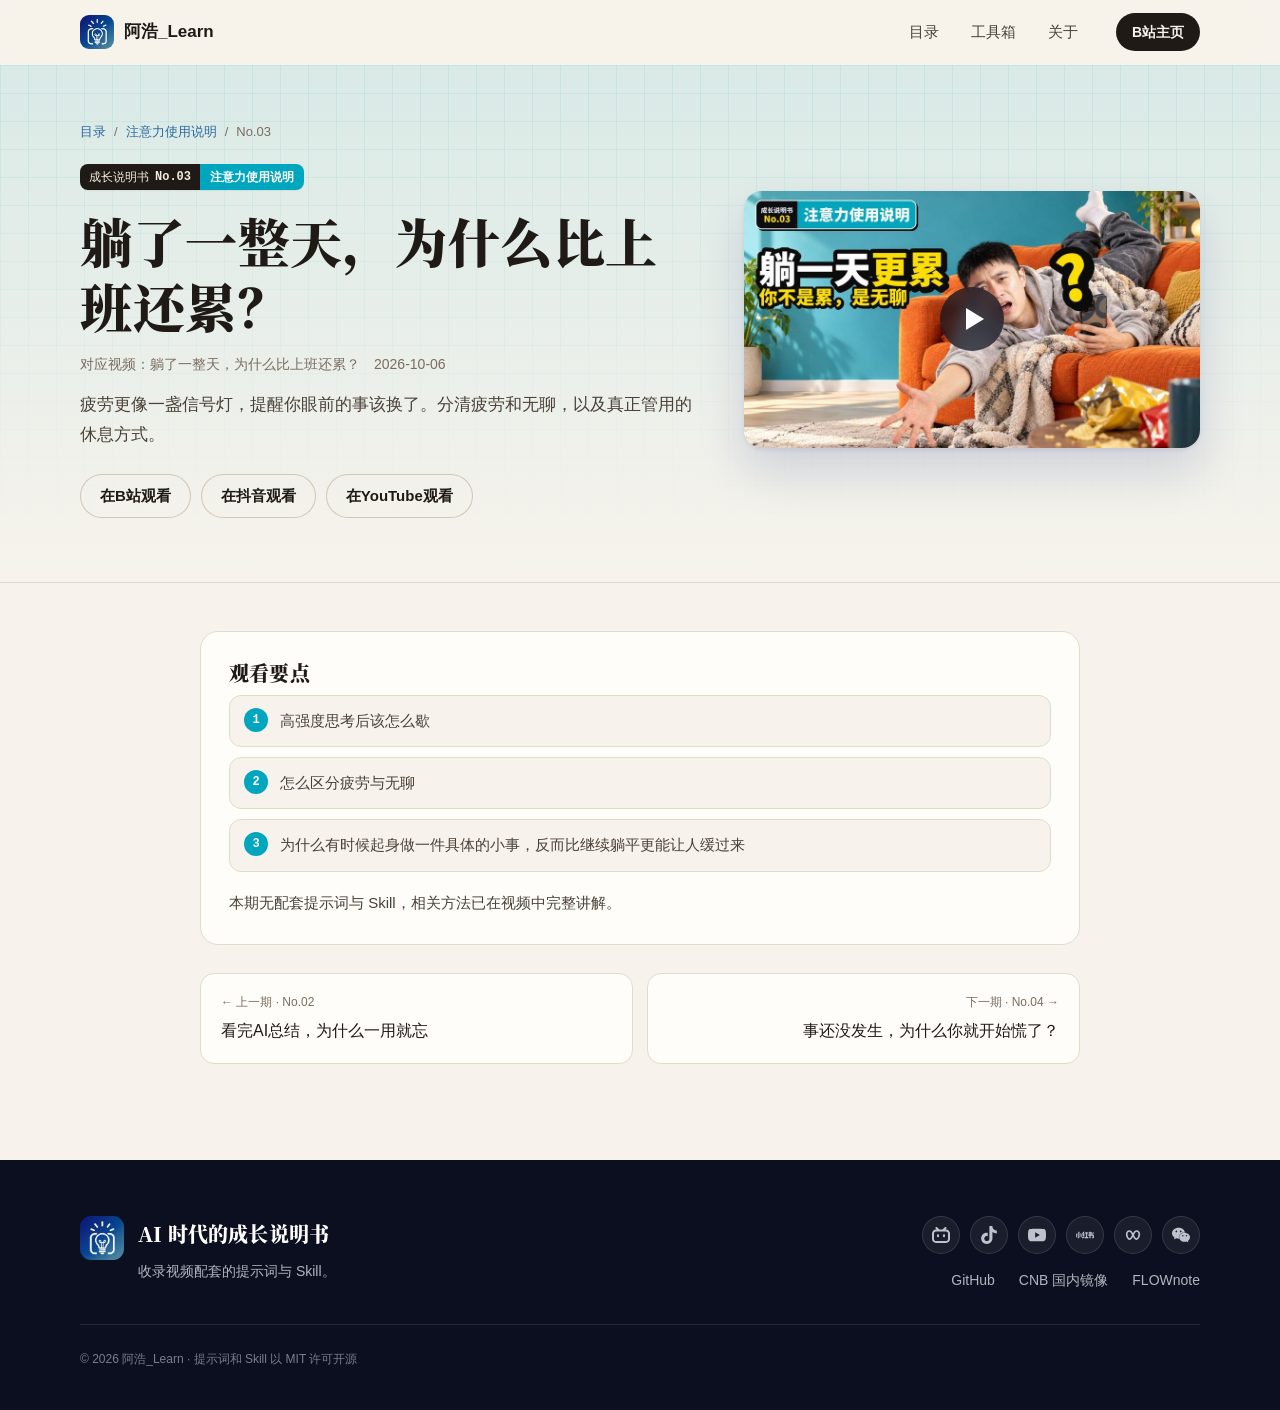
<file: 03/index.html>
<!doctype html>
<html lang="zh-CN">
<head>
<meta charset="utf-8">
<meta name="viewport" content="width=device-width, initial-scale=1">
<title>躺了一整天，为什么比上班还累？｜阿浩_Learn</title>
<meta name="description" content="疲劳更像一盏信号灯，提醒你眼前的事该换了。分清疲劳和无聊，以及真正管用的休息方式。">
<meta property="og:title" content="躺了一整天，为什么比上班还累？｜阿浩_Learn">
<meta property="og:description" content="疲劳更像一盏信号灯，提醒你眼前的事该换了。分清疲劳和无聊，以及真正管用的休息方式。">
<meta name="theme-color" content="#0B1470">
<link rel="icon" href="/static/favicon.jpg">
<link rel="stylesheet" href="/static/style.css">
</head>
<body>
<header class="nav"><div class="wrap nav-inner">
<a class="brand" href="/"><img src="/static/logo.jpg" alt="" width="34" height="34"><span>阿浩_Learn</span></a>
<nav class="nav-links"><a href="/#toc">目录</a><a href="/#tools">工具箱</a><a href="/#about">关于</a></nav>
<a class="nav-cta" href="https://space.bilibili.com/24543451">B站主页</a>
</div></header>

<main class="episode" style="--c:#00A6BE">
<section class="ep-hero"><div class="wrap ep-hero-grid">
<div class="ep-hero-copy">
<p class="crumbs"><a href="/#toc">目录</a><span>/</span><a href="/#vol-注意力">注意力使用说明</a><span>/</span><span>No.03</span></p>
<span class="badge" style="--c:#00A6BE"><span>成长说明书<b>No.03</b></span><em>注意力使用说明</em></span>
<h1 class="serif">躺了一整天，为什么比上班还累？</h1>
<p class="ep-video">对应视频：躺了一整天，为什么比上班还累？　2026-10-06</p>
<p class="ep-summary">疲劳更像一盏信号灯，提醒你眼前的事该换了。分清疲劳和无聊，以及真正管用的休息方式。</p>
<div class="actions"><a class="btn btn-ghost" href="https://www.bilibili.com/video/BV1dupw6WEJL/">在B站观看</a><a class="btn btn-ghost" href="https://www.douyin.com/video/7693531597588466986">在抖音观看</a><a class="btn btn-ghost" href="https://www.youtube.com/watch?v=vHwbZB4pMiI">在YouTube观看</a></div>
</div>
<a class="ep-cover" href="https://www.bilibili.com/video/BV1dupw6WEJL/"><img src="/static/covers/03.jpg" alt="躺了一整天，为什么比上班还累？ 封面"><span class="play" aria-hidden="true"></span></a>
</div></section>
<div class="wrap ep-body"><section class="info-card steps wide"><h2 class="serif">观看要点</h2><ol><li>高强度思考后该怎么歇</li><li>怎么区分疲劳与无聊</li><li>为什么有时候起身做一件具体的小事，反而比继续躺平更能让人缓过来</li></ol><p class="muted note">本期无配套提示词与 Skill，相关方法已在视频中完整讲解。</p></section><nav class="pager"><a href="/02/"><small>← 上一期 · No.02</small><span>看完AI总结，为什么一用就忘</span></a><a class="next" href="/04/"><small>下一期 · No.04 →</small><span>事还没发生，为什么你就开始慌了？</span></a></nav></div>
</main>
<footer class="footer"><div class="wrap">
<div class="footer-top">
<div class="footer-brand"><img src="/static/logo.jpg" alt="" width="44" height="44"><div><strong class="serif">AI 时代的成长说明书</strong><span>收录视频配套的提示词与 Skill。</span></div></div>
<div class="footer-right"><div class="footer-social"><a class="social social-sm" style="--brand:#00A1D6" aria-label="B站" data-label="B站" href="https://space.bilibili.com/24543451"><svg aria-hidden="true" focusable="false" viewBox="0 0 24 24" xmlns="http://www.w3.org/2000/svg"><path d="M17.813 4.653h.854c1.51.054 2.769.578 3.773 1.574 1.004.995 1.524 2.249 1.56 3.76v7.36c-.036 1.51-.556 2.769-1.56 3.773s-2.262 1.524-3.773 1.56H5.333c-1.51-.036-2.769-.556-3.773-1.56S.036 18.858 0 17.347v-7.36c.036-1.511.556-2.765 1.56-3.76 1.004-.996 2.262-1.52 3.773-1.574h.774l-1.174-1.12a1.234 1.234 0 0 1-.373-.906c0-.356.124-.658.373-.907l.027-.027c.267-.249.573-.373.92-.373.347 0 .653.124.92.373L9.653 4.44c.071.071.134.142.187.213h4.267a.836.836 0 0 1 .16-.213l2.853-2.747c.267-.249.573-.373.92-.373.347 0 .662.151.929.4.267.249.391.551.391.907 0 .355-.124.657-.373.906zM5.333 7.24c-.746.018-1.373.276-1.88.773-.506.498-.769 1.13-.786 1.894v7.52c.017.764.28 1.395.786 1.893.507.498 1.134.756 1.88.773h13.334c.746-.017 1.373-.275 1.88-.773.506-.498.769-1.129.786-1.893v-7.52c-.017-.765-.28-1.396-.786-1.894-.507-.497-1.134-.755-1.88-.773zM8 11.107c.373 0 .684.124.933.373.25.249.383.569.4.96v1.173c-.017.391-.15.711-.4.96-.249.25-.56.374-.933.374s-.684-.125-.933-.374c-.25-.249-.383-.569-.4-.96V12.44c0-.373.129-.689.386-.947.258-.257.574-.386.947-.386zm8 0c.373 0 .684.124.933.373.25.249.383.569.4.96v1.173c-.017.391-.15.711-.4.96-.249.25-.56.374-.933.374s-.684-.125-.933-.374c-.25-.249-.383-.569-.4-.96V12.44c.017-.391.15-.711.4-.96.249-.249.56-.373.933-.373Z"/></svg></a><a class="social social-sm" style="--brand:#111111" aria-label="抖音" data-label="抖音" href="https://www.douyin.com/user/MS4wLjABAAAApWkfXTrgseEIiD5yU4pD5u6qmvt3bE1D07LVdMyO8pk"><svg aria-hidden="true" focusable="false" viewBox="0 0 24 24" xmlns="http://www.w3.org/2000/svg"><path d="M12.525.02c1.31-.02 2.61-.01 3.91-.02.08 1.53.63 3.09 1.75 4.17 1.12 1.11 2.7 1.62 4.24 1.79v4.03c-1.44-.05-2.89-.35-4.2-.97-.57-.26-1.1-.59-1.62-.93-.01 2.92.01 5.84-.02 8.75-.08 1.4-.54 2.79-1.35 3.94-1.31 1.92-3.58 3.17-5.91 3.21-1.43.08-2.86-.31-4.08-1.03-2.02-1.19-3.44-3.37-3.65-5.71-.02-.5-.03-1-.01-1.49.18-1.9 1.12-3.72 2.58-4.96 1.66-1.44 3.98-2.13 6.15-1.72.02 1.48-.04 2.96-.04 4.44-.99-.32-2.15-.23-3.02.37-.63.41-1.11 1.04-1.36 1.75-.21.51-.15 1.07-.14 1.61.24 1.64 1.82 3.02 3.5 2.87 1.12-.01 2.19-.66 2.77-1.61.19-.33.4-.67.41-1.06.1-1.79.06-3.57.07-5.36.01-4.03-.01-8.05.02-12.07z"/></svg></a><a class="social social-sm" style="--brand:#FF0000" aria-label="YouTube" data-label="YouTube" href="https://www.youtube.com/channel/UCqQJ0iJK4RZ1gqspvRXNh_g"><svg aria-hidden="true" focusable="false" viewBox="0 0 24 24" xmlns="http://www.w3.org/2000/svg"><path d="M23.498 6.186a3.016 3.016 0 0 0-2.122-2.136C19.505 3.545 12 3.545 12 3.545s-7.505 0-9.377.505A3.017 3.017 0 0 0 .502 6.186C0 8.07 0 12 0 12s0 3.93.502 5.814a3.016 3.016 0 0 0 2.122 2.136c1.871.505 9.376.505 9.376.505s7.505 0 9.377-.505a3.015 3.015 0 0 0 2.122-2.136C24 15.93 24 12 24 12s0-3.93-.502-5.814zM9.545 15.568V8.432L15.818 12l-6.273 3.568z"/></svg></a><a class="social social-sm" style="--brand:#FF2442" aria-label="小红书" data-label="小红书" href="https://www.xiaohongshu.com/user/profile/633bc4d5000000001802bcb9"><svg aria-hidden="true" focusable="false" viewBox="0 0 24 24" xmlns="http://www.w3.org/2000/svg"><path d="M22.405 9.879c.002.016.01.02.07.019h.725a.797.797 0 0 0 .78-.972.794.794 0 0 0-.884-.618.795.795 0 0 0-.692.794c0 .101-.002.666.001.777zm-11.509 4.808c-.203.001-1.353.004-1.685.003a2.528 2.528 0 0 1-.766-.126.025.025 0 0 0-.03.014L7.7 16.127a.025.025 0 0 0 .01.032c.111.06.336.124.495.124.66.01 1.32.002 1.981 0 .01 0 .02-.006.023-.015l.712-1.545a.025.025 0 0 0-.024-.036zM.477 9.91c-.071 0-.076.002-.076.01a.834.834 0 0 0-.01.08c-.027.397-.038.495-.234 3.06-.012.24-.034.389-.135.607-.026.057-.033.042.003.112.046.092.681 1.523.787 1.74.008.015.011.02.017.02.008 0 .033-.026.047-.044.147-.187.268-.391.371-.606.306-.635.44-1.325.486-1.706.014-.11.021-.22.03-.33l.204-2.616.022-.293c.003-.029 0-.033-.03-.034zm7.203 3.757a1.427 1.427 0 0 1-.135-.607c-.004-.084-.031-.39-.235-3.06a.443.443 0 0 0-.01-.082c-.004-.011-.052-.008-.076-.008h-1.48c-.03.001-.034.005-.03.034l.021.293c.076.982.153 1.964.233 2.946.05.4.186 1.085.487 1.706.103.215.223.419.37.606.015.018.037.051.048.049.02-.003.742-1.642.804-1.765.036-.07.03-.055.003-.112zm3.861-.913h-.872a.126.126 0 0 1-.116-.178l1.178-2.625a.025.025 0 0 0-.023-.035l-1.318-.003a.148.148 0 0 1-.135-.21l.876-1.954a.025.025 0 0 0-.023-.035h-1.56c-.01 0-.02.006-.024.015l-.926 2.068c-.085.169-.314.634-.399.938a.534.534 0 0 0-.02.191.46.46 0 0 0 .23.378.981.981 0 0 0 .46.119h.59c.041 0-.688 1.482-.834 1.972a.53.53 0 0 0-.023.172.465.465 0 0 0 .23.398c.15.092.342.12.475.12l1.66-.001c.01 0 .02-.006.023-.015l.575-1.28a.025.025 0 0 0-.024-.035zm-6.93-4.937H3.1a.032.032 0 0 0-.034.033c0 1.048-.01 2.795-.01 6.829 0 .288-.269.262-.28.262h-.74c-.04.001-.044.004-.04.047.001.037.465 1.064.555 1.263.01.02.03.033.051.033.157.003.767.009.938-.014.153-.02.3-.06.438-.132.3-.156.49-.419.595-.765.052-.172.075-.353.075-.533.002-2.33 0-4.66-.007-6.991a.032.032 0 0 0-.032-.032zm11.784 6.896c0-.014-.01-.021-.024-.022h-1.465c-.048-.001-.049-.002-.05-.049v-4.66c0-.072-.005-.07.07-.07h.863c.08 0 .075.004.075-.074V8.393c0-.082.006-.076-.08-.076h-3.5c-.064 0-.075-.006-.075.073v1.445c0 .083-.006.077.08.077h.854c.075 0 .07-.004.07.07v4.624c0 .095.008.084-.085.084-.37 0-1.11-.002-1.304 0-.048.001-.06.03-.06.03l-.697 1.519s-.014.025-.008.036c.006.01.013.008.058.008 1.748.003 3.495.002 5.243.002.03-.001.034-.006.035-.033v-1.539zm4.177-3.43c0 .013-.007.023-.02.024-.346.006-.692.004-1.037.004-.014-.002-.022-.01-.022-.024-.005-.434-.007-.869-.01-1.303 0-.072-.006-.071.07-.07l.733-.003c.041 0 .081.002.12.015.093.025.16.107.165.204.006.431.002 1.153.001 1.153zm2.67.244a1.953 1.953 0 0 0-.883-.222h-.18c-.04-.001-.04-.003-.042-.04V10.21c0-.132-.007-.263-.025-.394a1.823 1.823 0 0 0-.153-.53 1.533 1.533 0 0 0-.677-.71 2.167 2.167 0 0 0-1-.258c-.153-.003-.567 0-.72 0-.07 0-.068.004-.068-.065V7.76c0-.031-.01-.041-.046-.039H17.93s-.016 0-.023.007c-.006.006-.008.012-.008.023v.546c-.008.036-.057.015-.082.022h-.95c-.022.002-.028.008-.03.032v1.481c0 .09-.004.082.082.082h.913c.082 0 .072.128.072.128V11.19s.003.117-.06.117h-1.482c-.068 0-.06.082-.06.082v1.445s-.01.068.064.068h1.457c.082 0 .076-.006.076.079v3.225c0 .088-.007.081.082.081h1.43c.09 0 .082.007.082-.08v-3.27c0-.029.006-.035.033-.035l2.323-.003c.098 0 .191.02.28.061a.46.46 0 0 1 .274.407c.008.395.003.79.003 1.185 0 .259-.107.367-.33.367h-1.218c-.023.002-.029.008-.028.033.184.437.374.871.57 1.303a.045.045 0 0 0 .04.026c.17.005.34.002.51.003.15-.002.517.004.666-.01a2.03 2.03 0 0 0 .408-.075c.59-.18.975-.698.976-1.313v-1.981c0-.128-.01-.254-.034-.38 0 .078-.029-.641-.724-.998z"/></svg></a><button class="social social-sm" style="--brand:#FA9D3B" aria-label="视频号" data-label="视频号" type="button" data-qr="qr-4"><svg aria-hidden="true" focusable="false" viewBox="0 0 24 24" xmlns="http://www.w3.org/2000/svg"><path d="M7.1 5.5c-2.6 0-4.6 2.3-4.6 5.4 0 3.6 2.4 7.6 5 7.6 1.6 0 2.9-1.4 4.5-4.2 1.6 2.8 2.9 4.2 4.5 4.2 2.6 0 5-4 5-7.6 0-3.1-2-5.4-4.6-5.4-2.1 0-3.6 1.6-4.9 4.3C10.7 7.1 9.2 5.5 7.1 5.5Zm0 2.2c1.2 0 2.3 1.4 3.6 4.4-1.3 2.9-2.4 4.2-3.2 4.2-1.2 0-2.8-2.9-2.8-5.4 0-1.9 1-3.2 2.4-3.2Zm9.8 0c1.4 0 2.4 1.3 2.4 3.2 0 2.5-1.6 5.4-2.8 5.4-.8 0-1.9-1.3-3.2-4.2 1.3-3 2.4-4.4 3.6-4.4Z"/></svg>
</button><button class="social social-sm" style="--brand:#07C160" aria-label="公众号" data-label="公众号" type="button" data-qr="qr-5"><svg aria-hidden="true" focusable="false" viewBox="0 0 24 24" xmlns="http://www.w3.org/2000/svg"><path d="M8.691 2.188C3.891 2.188 0 5.476 0 9.53c0 2.212 1.17 4.203 3.002 5.55a.59.59 0 0 1 .213.665l-.39 1.48c-.019.07-.048.141-.048.213 0 .163.13.295.29.295a.326.326 0 0 0 .167-.054l1.903-1.114a.864.864 0 0 1 .717-.098 10.16 10.16 0 0 0 2.837.403c.276 0 .543-.027.811-.05-.857-2.578.157-4.972 1.932-6.446 1.703-1.415 3.882-1.98 5.853-1.838-.576-3.583-4.196-6.348-8.596-6.348zM5.785 5.991c.642 0 1.162.529 1.162 1.18a1.17 1.17 0 0 1-1.162 1.178A1.17 1.17 0 0 1 4.623 7.17c0-.651.52-1.18 1.162-1.18zm5.813 0c.642 0 1.162.529 1.162 1.18a1.17 1.17 0 0 1-1.162 1.178 1.17 1.17 0 0 1-1.162-1.178c0-.651.52-1.18 1.162-1.18zm5.34 2.867c-1.797-.052-3.746.512-5.28 1.786-1.72 1.428-2.687 3.72-1.78 6.22.942 2.453 3.666 4.229 6.884 4.229.826 0 1.622-.12 2.361-.336a.722.722 0 0 1 .598.082l1.584.926a.272.272 0 0 0 .14.047c.134 0 .24-.111.24-.247 0-.06-.023-.12-.038-.177l-.327-1.233a.582.582 0 0 1-.023-.156.49.49 0 0 1 .201-.398C23.024 18.48 24 16.82 24 14.98c0-3.21-2.931-5.837-6.656-6.088V8.89c-.135-.01-.27-.027-.407-.03zm-2.53 3.274c.535 0 .969.44.969.982a.976.976 0 0 1-.969.983.976.976 0 0 1-.969-.983c0-.542.434-.982.97-.982zm4.844 0c.535 0 .969.44.969.982a.976.976 0 0 1-.969.983.976.976 0 0 1-.969-.983c0-.542.434-.982.969-.982z"/></svg></button></div>
<div class="footer-links"><a href="https://github.com/ahao-learn/ahao-learn-toolkit">GitHub</a><a href="https://cnb.cool/ahao-learn/ahao-learn-toolkit">CNB 国内镜像</a><a href="https://github.com/1095327780/FLOWnote">FLOWnote</a></div></div>
</div>
<p class="fine">© 2026 阿浩_Learn · 提示词和 Skill 以 MIT 许可开源</p>
</div></footer>
<dialog class="qr" id="qr-4" aria-label="视频号二维码"><button class="qr-close" type="button" aria-label="关闭">×</button><p class="qr-title"><b>视频号</b>阿浩Learn</p><img src="/static/accounts/wechat-channels.jpg" alt="视频号「阿浩Learn」二维码"><p class="qr-tip">微信扫一扫，关注视频号<br><small>在手机微信里打开本页时，长按二维码识别</small></p></dialog><dialog class="qr" id="qr-5" aria-label="公众号二维码"><button class="qr-close" type="button" aria-label="关闭">×</button><p class="qr-title"><b>公众号</b>阿浩Learn</p><img src="/static/accounts/wechat-mp.jpg" alt="公众号「阿浩Learn」二维码"><p class="qr-tip">微信扫一扫，关注公众号<br><small>在手机微信里打开本页时，长按二维码识别</small></p></dialog>
<script src="/static/site.js"></script>
</body>
</html>
</file>
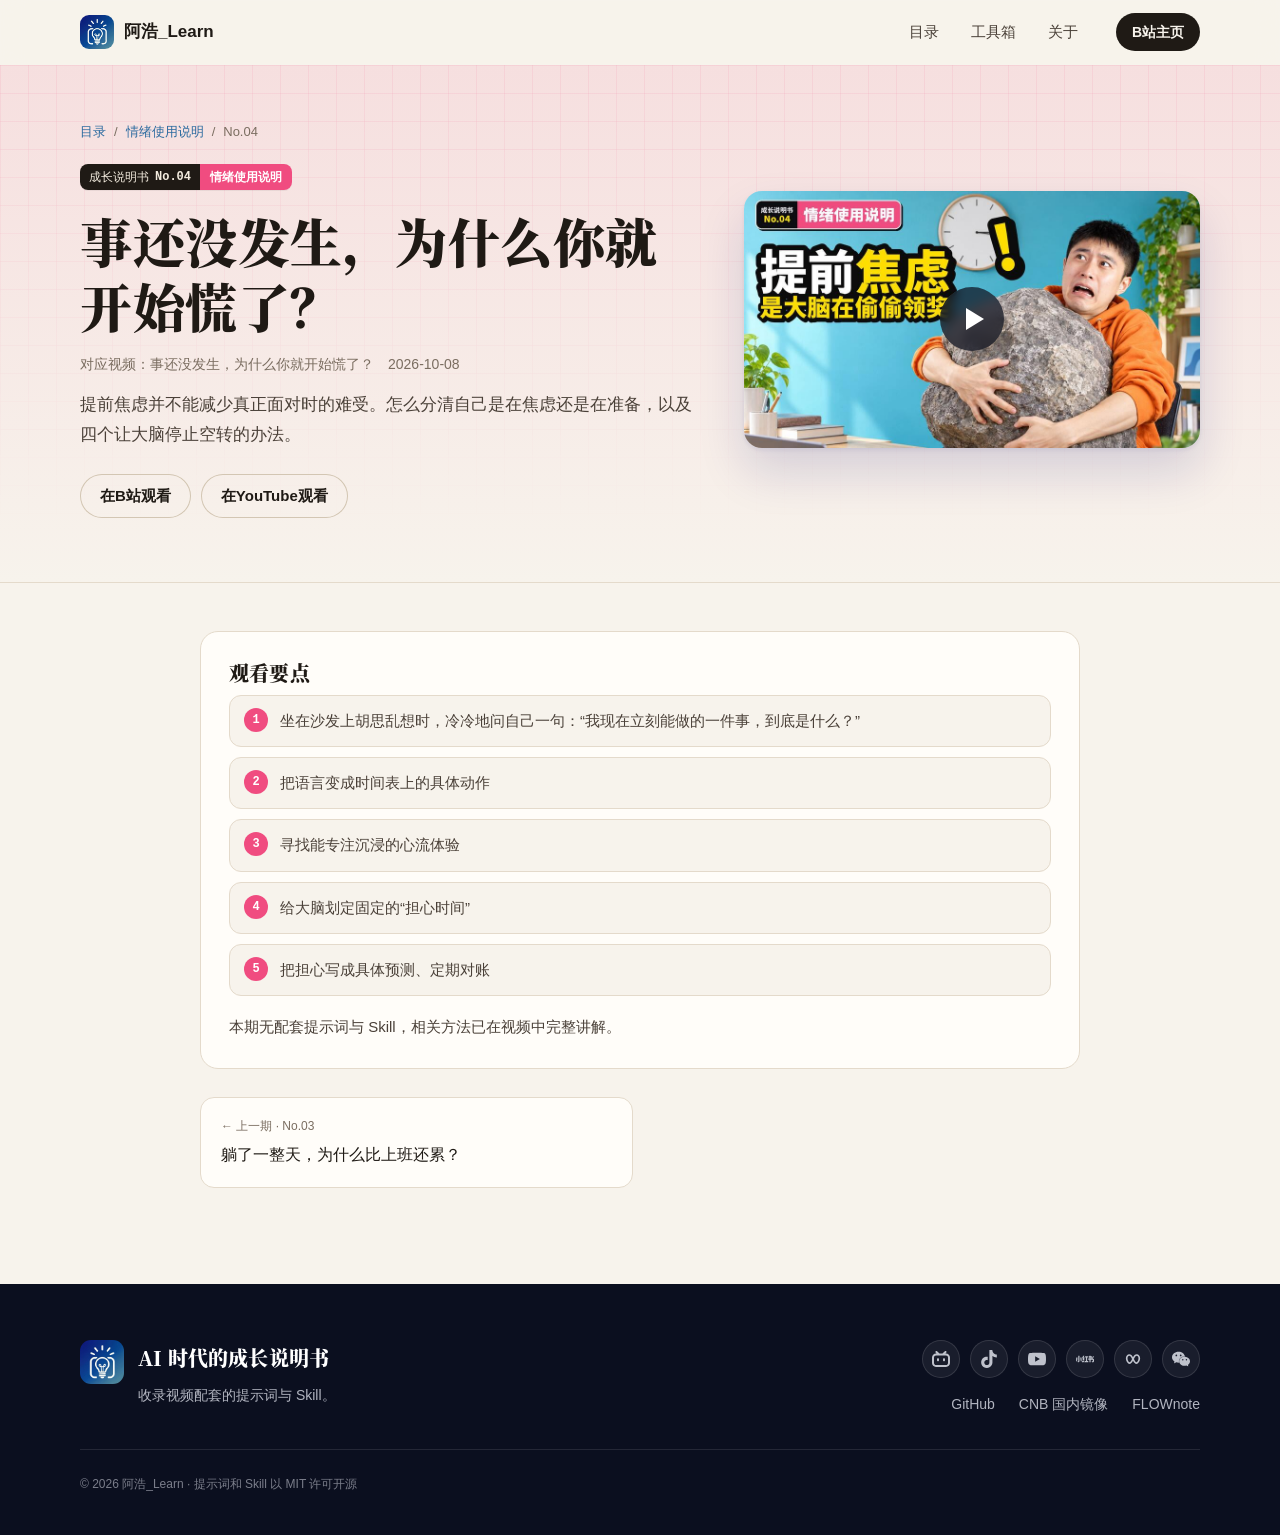
<file: 04/index.html>
<!doctype html>
<html lang="zh-CN">
<head>
<meta charset="utf-8">
<meta name="viewport" content="width=device-width, initial-scale=1">
<title>事还没发生，为什么你就开始慌了？｜阿浩_Learn</title>
<meta name="description" content="提前焦虑并不能减少真正面对时的难受。怎么分清自己是在焦虑还是在准备，以及四个让大脑停止空转的办法。">
<meta property="og:title" content="事还没发生，为什么你就开始慌了？｜阿浩_Learn">
<meta property="og:description" content="提前焦虑并不能减少真正面对时的难受。怎么分清自己是在焦虑还是在准备，以及四个让大脑停止空转的办法。">
<meta name="theme-color" content="#0B1470">
<link rel="icon" href="/static/favicon.jpg">
<link rel="stylesheet" href="/static/style.css">
</head>
<body>
<header class="nav"><div class="wrap nav-inner">
<a class="brand" href="/"><img src="/static/logo.jpg" alt="" width="34" height="34"><span>阿浩_Learn</span></a>
<nav class="nav-links"><a href="/#toc">目录</a><a href="/#tools">工具箱</a><a href="/#about">关于</a></nav>
<a class="nav-cta" href="https://space.bilibili.com/24543451">B站主页</a>
</div></header>

<main class="episode" style="--c:#F04C80">
<section class="ep-hero"><div class="wrap ep-hero-grid">
<div class="ep-hero-copy">
<p class="crumbs"><a href="/#toc">目录</a><span>/</span><a href="/#vol-情绪">情绪使用说明</a><span>/</span><span>No.04</span></p>
<span class="badge" style="--c:#F04C80"><span>成长说明书<b>No.04</b></span><em>情绪使用说明</em></span>
<h1 class="serif">事还没发生，为什么你就开始慌了？</h1>
<p class="ep-video">对应视频：事还没发生，为什么你就开始慌了？　2026-10-08</p>
<p class="ep-summary">提前焦虑并不能减少真正面对时的难受。怎么分清自己是在焦虑还是在准备，以及四个让大脑停止空转的办法。</p>
<div class="actions"><a class="btn btn-ghost" href="https://www.bilibili.com/video/BV1y9HQ6CE4A/">在B站观看</a><a class="btn btn-ghost" href="https://www.youtube.com/watch?v=sOfz3-4OE0c">在YouTube观看</a></div>
</div>
<a class="ep-cover" href="https://www.bilibili.com/video/BV1y9HQ6CE4A/"><img src="/static/covers/04.jpg" alt="事还没发生，为什么你就开始慌了？ 封面"><span class="play" aria-hidden="true"></span></a>
</div></section>
<div class="wrap ep-body"><section class="info-card steps wide"><h2 class="serif">观看要点</h2><ol><li>坐在沙发上胡思乱想时，冷冷地问自己一句：“我现在立刻能做的一件事，到底是什么？”</li><li>把语言变成时间表上的具体动作</li><li>寻找能专注沉浸的心流体验</li><li>给大脑划定固定的“担心时间”</li><li>把担心写成具体预测、定期对账</li></ol><p class="muted note">本期无配套提示词与 Skill，相关方法已在视频中完整讲解。</p></section><nav class="pager"><a href="/03/"><small>← 上一期 · No.03</small><span>躺了一整天，为什么比上班还累？</span></a><span></span></nav></div>
</main>
<footer class="footer"><div class="wrap">
<div class="footer-top">
<div class="footer-brand"><img src="/static/logo.jpg" alt="" width="44" height="44"><div><strong class="serif">AI 时代的成长说明书</strong><span>收录视频配套的提示词与 Skill。</span></div></div>
<div class="footer-right"><div class="footer-social"><a class="social social-sm" style="--brand:#00A1D6" aria-label="B站" data-label="B站" href="https://space.bilibili.com/24543451"><svg aria-hidden="true" focusable="false" viewBox="0 0 24 24" xmlns="http://www.w3.org/2000/svg"><path d="M17.813 4.653h.854c1.51.054 2.769.578 3.773 1.574 1.004.995 1.524 2.249 1.56 3.76v7.36c-.036 1.51-.556 2.769-1.56 3.773s-2.262 1.524-3.773 1.56H5.333c-1.51-.036-2.769-.556-3.773-1.56S.036 18.858 0 17.347v-7.36c.036-1.511.556-2.765 1.56-3.76 1.004-.996 2.262-1.52 3.773-1.574h.774l-1.174-1.12a1.234 1.234 0 0 1-.373-.906c0-.356.124-.658.373-.907l.027-.027c.267-.249.573-.373.92-.373.347 0 .653.124.92.373L9.653 4.44c.071.071.134.142.187.213h4.267a.836.836 0 0 1 .16-.213l2.853-2.747c.267-.249.573-.373.92-.373.347 0 .662.151.929.4.267.249.391.551.391.907 0 .355-.124.657-.373.906zM5.333 7.24c-.746.018-1.373.276-1.88.773-.506.498-.769 1.13-.786 1.894v7.52c.017.764.28 1.395.786 1.893.507.498 1.134.756 1.88.773h13.334c.746-.017 1.373-.275 1.88-.773.506-.498.769-1.129.786-1.893v-7.52c-.017-.765-.28-1.396-.786-1.894-.507-.497-1.134-.755-1.88-.773zM8 11.107c.373 0 .684.124.933.373.25.249.383.569.4.96v1.173c-.017.391-.15.711-.4.96-.249.25-.56.374-.933.374s-.684-.125-.933-.374c-.25-.249-.383-.569-.4-.96V12.44c0-.373.129-.689.386-.947.258-.257.574-.386.947-.386zm8 0c.373 0 .684.124.933.373.25.249.383.569.4.96v1.173c-.017.391-.15.711-.4.96-.249.25-.56.374-.933.374s-.684-.125-.933-.374c-.25-.249-.383-.569-.4-.96V12.44c.017-.391.15-.711.4-.96.249-.249.56-.373.933-.373Z"/></svg></a><a class="social social-sm" style="--brand:#111111" aria-label="抖音" data-label="抖音" href="https://www.douyin.com/user/MS4wLjABAAAApWkfXTrgseEIiD5yU4pD5u6qmvt3bE1D07LVdMyO8pk"><svg aria-hidden="true" focusable="false" viewBox="0 0 24 24" xmlns="http://www.w3.org/2000/svg"><path d="M12.525.02c1.31-.02 2.61-.01 3.91-.02.08 1.53.63 3.09 1.75 4.17 1.12 1.11 2.7 1.62 4.24 1.79v4.03c-1.44-.05-2.89-.35-4.2-.97-.57-.26-1.1-.59-1.62-.93-.01 2.92.01 5.84-.02 8.75-.08 1.4-.54 2.79-1.35 3.94-1.31 1.92-3.58 3.17-5.91 3.21-1.43.08-2.86-.31-4.08-1.03-2.02-1.19-3.44-3.37-3.65-5.71-.02-.5-.03-1-.01-1.49.18-1.9 1.12-3.72 2.58-4.96 1.66-1.44 3.98-2.13 6.15-1.72.02 1.48-.04 2.96-.04 4.44-.99-.32-2.15-.23-3.02.37-.63.41-1.11 1.04-1.36 1.75-.21.51-.15 1.07-.14 1.61.24 1.64 1.82 3.02 3.5 2.87 1.12-.01 2.19-.66 2.77-1.61.19-.33.4-.67.41-1.06.1-1.79.06-3.57.07-5.36.01-4.03-.01-8.05.02-12.07z"/></svg></a><a class="social social-sm" style="--brand:#FF0000" aria-label="YouTube" data-label="YouTube" href="https://www.youtube.com/channel/UCqQJ0iJK4RZ1gqspvRXNh_g"><svg aria-hidden="true" focusable="false" viewBox="0 0 24 24" xmlns="http://www.w3.org/2000/svg"><path d="M23.498 6.186a3.016 3.016 0 0 0-2.122-2.136C19.505 3.545 12 3.545 12 3.545s-7.505 0-9.377.505A3.017 3.017 0 0 0 .502 6.186C0 8.07 0 12 0 12s0 3.93.502 5.814a3.016 3.016 0 0 0 2.122 2.136c1.871.505 9.376.505 9.376.505s7.505 0 9.377-.505a3.015 3.015 0 0 0 2.122-2.136C24 15.93 24 12 24 12s0-3.93-.502-5.814zM9.545 15.568V8.432L15.818 12l-6.273 3.568z"/></svg></a><a class="social social-sm" style="--brand:#FF2442" aria-label="小红书" data-label="小红书" href="https://www.xiaohongshu.com/user/profile/633bc4d5000000001802bcb9"><svg aria-hidden="true" focusable="false" viewBox="0 0 24 24" xmlns="http://www.w3.org/2000/svg"><path d="M22.405 9.879c.002.016.01.02.07.019h.725a.797.797 0 0 0 .78-.972.794.794 0 0 0-.884-.618.795.795 0 0 0-.692.794c0 .101-.002.666.001.777zm-11.509 4.808c-.203.001-1.353.004-1.685.003a2.528 2.528 0 0 1-.766-.126.025.025 0 0 0-.03.014L7.7 16.127a.025.025 0 0 0 .01.032c.111.06.336.124.495.124.66.01 1.32.002 1.981 0 .01 0 .02-.006.023-.015l.712-1.545a.025.025 0 0 0-.024-.036zM.477 9.91c-.071 0-.076.002-.076.01a.834.834 0 0 0-.01.08c-.027.397-.038.495-.234 3.06-.012.24-.034.389-.135.607-.026.057-.033.042.003.112.046.092.681 1.523.787 1.74.008.015.011.02.017.02.008 0 .033-.026.047-.044.147-.187.268-.391.371-.606.306-.635.44-1.325.486-1.706.014-.11.021-.22.03-.33l.204-2.616.022-.293c.003-.029 0-.033-.03-.034zm7.203 3.757a1.427 1.427 0 0 1-.135-.607c-.004-.084-.031-.39-.235-3.06a.443.443 0 0 0-.01-.082c-.004-.011-.052-.008-.076-.008h-1.48c-.03.001-.034.005-.03.034l.021.293c.076.982.153 1.964.233 2.946.05.4.186 1.085.487 1.706.103.215.223.419.37.606.015.018.037.051.048.049.02-.003.742-1.642.804-1.765.036-.07.03-.055.003-.112zm3.861-.913h-.872a.126.126 0 0 1-.116-.178l1.178-2.625a.025.025 0 0 0-.023-.035l-1.318-.003a.148.148 0 0 1-.135-.21l.876-1.954a.025.025 0 0 0-.023-.035h-1.56c-.01 0-.02.006-.024.015l-.926 2.068c-.085.169-.314.634-.399.938a.534.534 0 0 0-.02.191.46.46 0 0 0 .23.378.981.981 0 0 0 .46.119h.59c.041 0-.688 1.482-.834 1.972a.53.53 0 0 0-.023.172.465.465 0 0 0 .23.398c.15.092.342.12.475.12l1.66-.001c.01 0 .02-.006.023-.015l.575-1.28a.025.025 0 0 0-.024-.035zm-6.93-4.937H3.1a.032.032 0 0 0-.034.033c0 1.048-.01 2.795-.01 6.829 0 .288-.269.262-.28.262h-.74c-.04.001-.044.004-.04.047.001.037.465 1.064.555 1.263.01.02.03.033.051.033.157.003.767.009.938-.014.153-.02.3-.06.438-.132.3-.156.49-.419.595-.765.052-.172.075-.353.075-.533.002-2.33 0-4.66-.007-6.991a.032.032 0 0 0-.032-.032zm11.784 6.896c0-.014-.01-.021-.024-.022h-1.465c-.048-.001-.049-.002-.05-.049v-4.66c0-.072-.005-.07.07-.07h.863c.08 0 .075.004.075-.074V8.393c0-.082.006-.076-.08-.076h-3.5c-.064 0-.075-.006-.075.073v1.445c0 .083-.006.077.08.077h.854c.075 0 .07-.004.07.07v4.624c0 .095.008.084-.085.084-.37 0-1.11-.002-1.304 0-.048.001-.06.03-.06.03l-.697 1.519s-.014.025-.008.036c.006.01.013.008.058.008 1.748.003 3.495.002 5.243.002.03-.001.034-.006.035-.033v-1.539zm4.177-3.43c0 .013-.007.023-.02.024-.346.006-.692.004-1.037.004-.014-.002-.022-.01-.022-.024-.005-.434-.007-.869-.01-1.303 0-.072-.006-.071.07-.07l.733-.003c.041 0 .081.002.12.015.093.025.16.107.165.204.006.431.002 1.153.001 1.153zm2.67.244a1.953 1.953 0 0 0-.883-.222h-.18c-.04-.001-.04-.003-.042-.04V10.21c0-.132-.007-.263-.025-.394a1.823 1.823 0 0 0-.153-.53 1.533 1.533 0 0 0-.677-.71 2.167 2.167 0 0 0-1-.258c-.153-.003-.567 0-.72 0-.07 0-.068.004-.068-.065V7.76c0-.031-.01-.041-.046-.039H17.93s-.016 0-.023.007c-.006.006-.008.012-.008.023v.546c-.008.036-.057.015-.082.022h-.95c-.022.002-.028.008-.03.032v1.481c0 .09-.004.082.082.082h.913c.082 0 .072.128.072.128V11.19s.003.117-.06.117h-1.482c-.068 0-.06.082-.06.082v1.445s-.01.068.064.068h1.457c.082 0 .076-.006.076.079v3.225c0 .088-.007.081.082.081h1.43c.09 0 .082.007.082-.08v-3.27c0-.029.006-.035.033-.035l2.323-.003c.098 0 .191.02.28.061a.46.46 0 0 1 .274.407c.008.395.003.79.003 1.185 0 .259-.107.367-.33.367h-1.218c-.023.002-.029.008-.028.033.184.437.374.871.57 1.303a.045.045 0 0 0 .04.026c.17.005.34.002.51.003.15-.002.517.004.666-.01a2.03 2.03 0 0 0 .408-.075c.59-.18.975-.698.976-1.313v-1.981c0-.128-.01-.254-.034-.38 0 .078-.029-.641-.724-.998z"/></svg></a><button class="social social-sm" style="--brand:#FA9D3B" aria-label="视频号" data-label="视频号" type="button" data-qr="qr-4"><svg aria-hidden="true" focusable="false" viewBox="0 0 24 24" xmlns="http://www.w3.org/2000/svg"><path d="M7.1 5.5c-2.6 0-4.6 2.3-4.6 5.4 0 3.6 2.4 7.6 5 7.6 1.6 0 2.9-1.4 4.5-4.2 1.6 2.8 2.9 4.2 4.5 4.2 2.6 0 5-4 5-7.6 0-3.1-2-5.4-4.6-5.4-2.1 0-3.6 1.6-4.9 4.3C10.7 7.1 9.2 5.5 7.1 5.5Zm0 2.2c1.2 0 2.3 1.4 3.6 4.4-1.3 2.9-2.4 4.2-3.2 4.2-1.2 0-2.8-2.9-2.8-5.4 0-1.9 1-3.2 2.4-3.2Zm9.8 0c1.4 0 2.4 1.3 2.4 3.2 0 2.5-1.6 5.4-2.8 5.4-.8 0-1.9-1.3-3.2-4.2 1.3-3 2.4-4.4 3.6-4.4Z"/></svg>
</button><button class="social social-sm" style="--brand:#07C160" aria-label="公众号" data-label="公众号" type="button" data-qr="qr-5"><svg aria-hidden="true" focusable="false" viewBox="0 0 24 24" xmlns="http://www.w3.org/2000/svg"><path d="M8.691 2.188C3.891 2.188 0 5.476 0 9.53c0 2.212 1.17 4.203 3.002 5.55a.59.59 0 0 1 .213.665l-.39 1.48c-.019.07-.048.141-.048.213 0 .163.13.295.29.295a.326.326 0 0 0 .167-.054l1.903-1.114a.864.864 0 0 1 .717-.098 10.16 10.16 0 0 0 2.837.403c.276 0 .543-.027.811-.05-.857-2.578.157-4.972 1.932-6.446 1.703-1.415 3.882-1.98 5.853-1.838-.576-3.583-4.196-6.348-8.596-6.348zM5.785 5.991c.642 0 1.162.529 1.162 1.18a1.17 1.17 0 0 1-1.162 1.178A1.17 1.17 0 0 1 4.623 7.17c0-.651.52-1.18 1.162-1.18zm5.813 0c.642 0 1.162.529 1.162 1.18a1.17 1.17 0 0 1-1.162 1.178 1.17 1.17 0 0 1-1.162-1.178c0-.651.52-1.18 1.162-1.18zm5.34 2.867c-1.797-.052-3.746.512-5.28 1.786-1.72 1.428-2.687 3.72-1.78 6.22.942 2.453 3.666 4.229 6.884 4.229.826 0 1.622-.12 2.361-.336a.722.722 0 0 1 .598.082l1.584.926a.272.272 0 0 0 .14.047c.134 0 .24-.111.24-.247 0-.06-.023-.12-.038-.177l-.327-1.233a.582.582 0 0 1-.023-.156.49.49 0 0 1 .201-.398C23.024 18.48 24 16.82 24 14.98c0-3.21-2.931-5.837-6.656-6.088V8.89c-.135-.01-.27-.027-.407-.03zm-2.53 3.274c.535 0 .969.44.969.982a.976.976 0 0 1-.969.983.976.976 0 0 1-.969-.983c0-.542.434-.982.97-.982zm4.844 0c.535 0 .969.44.969.982a.976.976 0 0 1-.969.983.976.976 0 0 1-.969-.983c0-.542.434-.982.969-.982z"/></svg></button></div>
<div class="footer-links"><a href="https://github.com/ahao-learn/ahao-learn-toolkit">GitHub</a><a href="https://cnb.cool/ahao-learn/ahao-learn-toolkit">CNB 国内镜像</a><a href="https://github.com/1095327780/FLOWnote">FLOWnote</a></div></div>
</div>
<p class="fine">© 2026 阿浩_Learn · 提示词和 Skill 以 MIT 许可开源</p>
</div></footer>
<dialog class="qr" id="qr-4" aria-label="视频号二维码"><button class="qr-close" type="button" aria-label="关闭">×</button><p class="qr-title"><b>视频号</b>阿浩Learn</p><img src="/static/accounts/wechat-channels.jpg" alt="视频号「阿浩Learn」二维码"><p class="qr-tip">微信扫一扫，关注视频号<br><small>在手机微信里打开本页时，长按二维码识别</small></p></dialog><dialog class="qr" id="qr-5" aria-label="公众号二维码"><button class="qr-close" type="button" aria-label="关闭">×</button><p class="qr-title"><b>公众号</b>阿浩Learn</p><img src="/static/accounts/wechat-mp.jpg" alt="公众号「阿浩Learn」二维码"><p class="qr-tip">微信扫一扫，关注公众号<br><small>在手机微信里打开本页时，长按二维码识别</small></p></dialog>
<script src="/static/site.js"></script>
</body>
</html>
</file>
<file: static/style.css>
/* www.ahaolearn.com — 阿浩_Learn「AI 时代的成长说明书」
   Brand: logo blue gradient + filament yellow; paper & ink for reading; volume colours for 分册. */
@font-face {
  font-family: "AH Serif";
  src: url("/static/serif.woff2") format("woff2");
  font-weight: 900;
  font-display: swap;
}

:root {
  --blue-0: #0B1470; --blue-1: #10338A; --blue-2: #2A6A9F; --blue-3: #5A93A6;
  --filament: #FFD978; --orange: #E8833A;
  --bg: #F7F3EC; --bg-alt: #EFE8DC; --surface: #FFFDF9; --ink: #1F1A15; --ink-2: #4A4038; --muted: #7A6D60;
  --line: #E4DACB; --line-strong: #D3C6B3; --code-bg: #15192B; --code-ink: #E9ECF5;
  --radius: 16px; --shadow: 0 1px 2px rgba(31, 26, 21, .06), 0 8px 24px rgba(31, 26, 21, .06);
  --shadow-lg: 0 2px 4px rgba(11, 20, 112, .08), 0 24px 48px rgba(11, 20, 112, .14);
  --serif: "AH Serif", "Source Han Serif SC", "Noto Serif CJK SC", "Songti SC", "STSong", serif;
  --sans: -apple-system, BlinkMacSystemFont, "PingFang SC", "Hiragino Sans GB", "Noto Sans CJK SC", "Source Han Sans SC", "Microsoft YaHei", sans-serif;
  --mono: ui-monospace, "SF Mono", "JetBrains Mono", Menlo, Consolas, monospace;
  color-scheme: light;
}
@media (prefers-color-scheme: dark) {
  :root {
    --bg: #0F1220; --bg-alt: #151A2C; --surface: #1A2033; --ink: #EEF0F6; --ink-2: #C9CDDA; --muted: #9097AB;
    --line: #262D44; --line-strong: #343C57; --code-bg: #0A0D18;
    --shadow: 0 1px 2px rgba(0, 0, 0, .3), 0 8px 24px rgba(0, 0, 0, .25); --shadow-lg: 0 24px 48px rgba(0, 0, 0, .45);
    color-scheme: dark;
  }
}

* { box-sizing: border-box; }
html { -webkit-text-size-adjust: 100%; scroll-behavior: smooth; scroll-padding-top: 84px; }
body { margin: 0; background: var(--bg); color: var(--ink); font: 16px/1.75 var(--sans); -webkit-font-smoothing: antialiased; }
img { max-width: 100%; display: block; }
a { color: inherit; }
p a, li a, .muted a { color: var(--blue-2); text-decoration-thickness: 1px; text-underline-offset: 3px; }
@media (prefers-color-scheme: dark) { p a, li a, .muted a { color: #8DB7E6; } }
.serif { font-family: var(--serif); font-weight: 900; letter-spacing: .01em; }
.wrap { width: min(1120px, 100% - 32px); margin-inline: auto; }
.narrow { max-width: 640px; padding: 96px 0; }
.muted { color: var(--muted); }
.small { font-size: 13px; }
h1, h2, h3 { line-height: 1.25; margin: 0; }

/* ---------- buttons, chips, badge ---------- */
.actions { display: flex; flex-wrap: wrap; align-items: center; gap: 10px; margin-top: 24px; }
.btn {
  display: inline-flex; align-items: center; gap: 8px; height: 44px; padding: 0 20px; border-radius: 999px;
  background: var(--blue-1); color: #fff; font-weight: 600; font-size: 15px; text-decoration: none;
  transition: transform .15s ease, box-shadow .15s ease, background .15s ease;
}
.btn:hover { transform: translateY(-1px); box-shadow: 0 6px 16px rgba(16, 51, 138, .25); }
.btn-ghost { background: transparent; color: var(--ink); box-shadow: inset 0 0 0 1px var(--line-strong); }
.btn-ghost:hover { box-shadow: inset 0 0 0 1px var(--ink-2); }
.btn-light { background: var(--filament); color: #1A1A2E; }
.btn-outline { background: transparent; color: #fff; box-shadow: inset 0 0 0 1px rgba(255, 255, 255, .45); }
.btn-outline:hover { box-shadow: inset 0 0 0 1px #fff; }
.chip {
  display: inline-flex; align-items: center; height: 24px; padding: 0 10px; border-radius: 999px; font-size: 12px; font-weight: 600;
  background: var(--bg-alt); color: var(--ink-2); box-shadow: inset 0 0 0 1px var(--line);
}
.chip + .chip { margin-left: 6px; }
.chip-solid { background: var(--ink); color: var(--bg); box-shadow: none; }
.badge { display: inline-flex; align-items: stretch; border-radius: 8px; overflow: hidden; font-size: 12px; line-height: 1; box-shadow: 0 1px 0 rgba(0, 0, 0, .06); }
.badge > span { background: #1F1A15; color: #F3ECDF; padding: 7px 9px; display: flex; gap: 6px; align-items: center; }
.badge b { font-family: var(--mono); font-weight: 700; }
.badge em { font-style: normal; font-weight: 700; color: #fff; background: var(--c); padding: 7px 10px; display: flex; align-items: center; }
.kicker { margin: 0 0 10px; font-size: 13px; font-weight: 700; letter-spacing: .12em; color: var(--orange); }

/* ---------- nav ---------- */
.nav { position: sticky; top: 0; z-index: 50; background: color-mix(in srgb, var(--bg) 82%, transparent); backdrop-filter: saturate(1.4) blur(14px); -webkit-backdrop-filter: saturate(1.4) blur(14px); border-bottom: 1px solid transparent; transition: border-color .2s; }
.nav.scrolled { border-bottom-color: var(--line); }
.nav-inner { display: flex; align-items: center; gap: 24px; height: 64px; }
.brand { display: flex; align-items: center; gap: 10px; text-decoration: none; font-weight: 700; font-size: 17px; }
.brand img { border-radius: 9px; }
.nav-links { display: flex; gap: 4px; margin-left: auto; }
.nav-links a { padding: 8px 14px; border-radius: 999px; text-decoration: none; font-size: 15px; color: var(--ink-2); }
.nav-links a:hover { background: var(--bg-alt); color: var(--ink); }
.nav-cta { height: 38px; padding: 0 16px; display: inline-flex; align-items: center; border-radius: 999px; background: var(--ink); color: var(--bg); font-size: 14px; font-weight: 600; text-decoration: none; }

/* ---------- hero ---------- */
.hero {
  position: relative; overflow: hidden; color: #fff;
  background:
    radial-gradient(1200px 500px at 85% -10%, rgba(255, 217, 120, .18), transparent 60%),
    linear-gradient(135deg, var(--blue-0) 0%, var(--blue-1) 45%, var(--blue-2) 80%, var(--blue-3) 100%);
}
.hero::before { /* graph-paper grid, like a manual */
  content: ""; position: absolute; inset: 0; opacity: .14; pointer-events: none;
  background-image: linear-gradient(rgba(255, 255, 255, .5) 1px, transparent 1px), linear-gradient(90deg, rgba(255, 255, 255, .5) 1px, transparent 1px);
  background-size: 32px 32px; mask-image: linear-gradient(to bottom, #000, transparent 85%); -webkit-mask-image: linear-gradient(to bottom, #000, transparent 85%);
}
.hero-grid { position: relative; display: grid; grid-template-columns: 1.05fr .95fr; gap: 48px; align-items: center; padding: 88px 0 96px; }
.eyebrow { display: inline-flex; margin: 0 0 20px; padding: 6px 12px; border-radius: 999px; background: rgba(255, 255, 255, .1); box-shadow: inset 0 0 0 1px rgba(255, 255, 255, .2); font-size: 13px; letter-spacing: .06em; }
.hero h1 { font-size: clamp(44px, 6.4vw, 76px); line-height: 1.12; }
.hero mark { background: none; color: var(--filament); }
.lead { max-width: 34em; margin: 24px 0 0; font-size: 18px; line-height: 1.8; color: rgba(255, 255, 255, .86); }
.stats { display: flex; gap: 40px; margin: 40px 0 0; padding-top: 24px; border-top: 1px solid rgba(255, 255, 255, .16); }
.stats div { display: flex; flex-direction: column; }
.stats dt { font: 700 32px/1.1 var(--mono); }
.stats dd { margin: 4px 0 0; font-size: 13px; color: rgba(255, 255, 255, .7); }
.hero-art { position: relative; height: 420px; }
.hero-art img {
  position: absolute; left: 50%; top: 50%; width: 72%; aspect-ratio: 16 / 9; object-fit: cover; border-radius: 14px;
  box-shadow: 0 30px 60px rgba(4, 10, 50, .45), 0 0 0 1px rgba(255, 255, 255, .14);
  --x: 0%; --r: 0deg; --s: 1;
  transform: translate(calc(-50% + var(--x)), -50%) rotate(var(--r)) scale(var(--s));
  transition: transform .35s ease;
}
.hero-art img:nth-child(1) { z-index: 3; }
.hero-art img:nth-child(2) { z-index: 2; --x: -24%; --r: -7deg; --s: .86; filter: brightness(.8); }
.hero-art img:nth-child(3) { z-index: 1; --x: 24%; --r: 7deg; --s: .86; filter: brightness(.8); }
.hero-art:hover img:nth-child(2) { --x: -30%; --r: -9deg; }
.hero-art:hover img:nth-child(3) { --x: 30%; --r: 9deg; }

/* ---------- sections ---------- */
.section { padding: 88px 0; }
.section-alt { background: var(--bg-alt); }
.section-head { max-width: 640px; margin-bottom: 36px; }
.section-head h2 { font-size: clamp(30px, 3.6vw, 40px); }
.section-head p:last-child { margin: 12px 0 0; color: var(--muted); }
#latest { padding-top: 0; margin-top: -48px; position: relative; z-index: 2; }

.feature {
  display: grid; grid-template-columns: 1fr 1.1fr; gap: 0; overflow: hidden; text-decoration: none;
  background: var(--surface); border-radius: 22px; box-shadow: var(--shadow-lg); border: 1px solid var(--line);
}
.feature-copy { padding: 44px; display: flex; flex-direction: column; align-items: flex-start; gap: 16px; border-top: 4px solid var(--c); }
.feature-copy .kicker { margin: 0; }
.feature-copy h2 { font-size: clamp(26px, 3vw, 34px); }
.feature-copy p { margin: 0; color: var(--ink-2); }
.feature-copy .kicker { color: var(--orange); }
.feature-copy .btn { margin-top: 8px; }
.feature-art { position: relative; min-height: 280px; background: color-mix(in srgb, var(--c) 14%, var(--bg-alt)); }
.feature-art img { position: absolute; inset: 0; width: 100%; height: 100%; object-fit: cover; }
.feature-soon, .ep-cover-soon {
  position: absolute; inset: 0; display: flex; flex-direction: column; align-items: center; justify-content: center; gap: 8px; color: #fff;
  background:
    linear-gradient(rgba(255, 255, 255, .12) 1px, transparent 1px) 0 0 / 28px 28px,
    linear-gradient(90deg, rgba(255, 255, 255, .12) 1px, transparent 1px) 0 0 / 28px 28px,
    linear-gradient(135deg, color-mix(in srgb, var(--c) 70%, #0B1470), var(--c));
}
.feature-soon span, .ep-cover-soon span { font-size: clamp(48px, 6vw, 80px); line-height: 1; }
.feature-soon small, .ep-cover-soon small { font-size: 14px; opacity: .9; letter-spacing: .08em; }

/* table of contents */
.toc { background: var(--surface); border: 1px solid var(--line); border-radius: var(--radius); box-shadow: var(--shadow); overflow: hidden; }
.toc-row {
  display: grid; grid-template-columns: 76px auto 1fr auto auto 96px; align-items: center; gap: 16px;
  padding: 20px 24px; text-decoration: none; border-top: 1px solid var(--line); transition: background .15s;
}
.toc-row:first-child { border-top: 0; }
.toc-row:hover { background: color-mix(in srgb, var(--c) 6%, var(--surface)); }
.toc-row:hover .toc-title { color: var(--c); }
.toc-no { font: 700 15px var(--mono); color: var(--muted); }
.toc-title { font-size: 17px; font-weight: 600; transition: color .15s; }
.toc-leader { border-bottom: 2px dotted var(--line-strong); transform: translateY(4px); }
.toc-vol { display: inline-flex; align-items: center; gap: 6px; font-size: 14px; color: var(--ink-2); }
.toc-vol i { width: 8px; height: 8px; border-radius: 50%; background: var(--c); }
.toc-tools { display: flex; min-width: 0; }
.toc-date { font: 13px var(--mono); color: var(--muted); text-align: right; }

/* volumes */
.vols { display: grid; grid-template-columns: repeat(5, 1fr); gap: 14px; }
.vol { position: relative; padding: 24px 20px 20px; background: var(--surface); border: 1px solid var(--line); border-radius: var(--radius); display: flex; flex-direction: column; gap: 10px; }
.vol-bar { position: absolute; top: 0; left: 20px; right: 20px; height: 4px; border-radius: 0 0 4px 4px; background: var(--c); }
.vol h3 { font-size: 19px; color: var(--c); }
.vol p { margin: 0; font-size: 14px; color: var(--ink-2); flex: 1; }
.vol small { font: 12px var(--mono); color: var(--muted); }
.vol-soon { opacity: .6; border-style: dashed; }

/* tools */
.tools { display: grid; grid-template-columns: repeat(auto-fit, minmax(320px, 1fr)); gap: 18px; }
.tool {
  position: relative; display: flex; flex-direction: column; gap: 12px; padding: 26px; text-decoration: none;
  background: var(--surface); border: 1px solid var(--line); border-radius: 18px; box-shadow: var(--shadow);
  transition: transform .2s ease, box-shadow .2s ease, border-color .2s;
}
.tool:hover { transform: translateY(-3px); box-shadow: var(--shadow-lg); border-color: color-mix(in srgb, var(--c) 45%, var(--line)); }
.tool-top { display: flex; justify-content: space-between; align-items: center; gap: 12px; flex-wrap: wrap; }
.tool h3 { font-size: 22px; }
.tool p { margin: 0; color: var(--ink-2); font-size: 15px; flex: 1; }
.tool-go { font-weight: 700; color: var(--c); font-size: 14px; }
.how { list-style: none; counter-reset: how; padding: 0; margin: 40px 0 0; display: grid; grid-template-columns: repeat(3, 1fr); gap: 18px; }
.how li { counter-increment: how; display: flex; flex-direction: column; gap: 6px; padding: 22px 22px 22px 70px; position: relative; border-radius: var(--radius); background: var(--bg-alt); }
.how li::before { content: counter(how); position: absolute; left: 20px; top: 20px; width: 34px; height: 34px; border-radius: 50%; display: grid; place-items: center; background: var(--blue-1); color: #fff; font: 700 15px var(--mono); }
.how b { font-size: 18px; }
.how span { font-size: 14px; color: var(--ink-2); }

/* about */
.about { display: grid; grid-template-columns: 112px minmax(0, 720px); gap: 36px; align-items: start; }
.about img { border-radius: 26px; box-shadow: var(--shadow-lg); }
.about h2 { font-size: 34px; margin-bottom: 12px; }
.about p { color: var(--ink-2); }
.about .kicker { color: var(--orange); }

/* ---------- episode page ---------- */
.ep-hero {
  position: relative; overflow: hidden;
  background: linear-gradient(180deg, color-mix(in srgb, var(--c) 12%, var(--bg)) 0%, var(--bg) 100%);
  border-bottom: 1px solid var(--line);
}
.ep-hero::before {
  content: ""; position: absolute; inset: 0; opacity: .5; pointer-events: none;
  background-image: linear-gradient(color-mix(in srgb, var(--c) 18%, transparent) 1px, transparent 1px), linear-gradient(90deg, color-mix(in srgb, var(--c) 18%, transparent) 1px, transparent 1px);
  background-size: 28px 28px; mask-image: linear-gradient(to bottom, #000 0%, transparent 90%); -webkit-mask-image: linear-gradient(to bottom, #000 0%, transparent 90%);
}
.ep-hero-grid { position: relative; display: grid; grid-template-columns: 1.15fr .85fr; gap: 48px; align-items: center; padding: 56px 0 64px; }
.crumbs { display: flex; flex-wrap: wrap; gap: 8px; margin: 0 0 18px; font-size: 13px; color: var(--muted); }
.crumbs a { text-decoration: none; }
.crumbs a:hover { color: var(--ink); }
.ep-hero h1 { font-size: clamp(32px, 4.4vw, 52px); margin: 18px 0 14px; }
.ep-video { margin: 0; font-size: 14px; color: var(--muted); }
.ep-summary { margin: 14px 0 0; font-size: 17px; color: var(--ink-2); max-width: 36em; }
.ep-cover { position: relative; display: block; aspect-ratio: 16 / 9; border-radius: 18px; overflow: hidden; box-shadow: var(--shadow-lg); }
.ep-cover img { width: 100%; height: 100%; object-fit: cover; transition: transform .4s ease; }
.ep-cover:hover img { transform: scale(1.03); }
.play { position: absolute; left: 50%; top: 50%; width: 64px; height: 64px; margin: -32px 0 0 -32px; border-radius: 50%; background: rgba(15, 18, 32, .72); backdrop-filter: blur(6px); }
.play::after { content: ""; position: absolute; left: 26px; top: 21px; border-left: 18px solid #fff; border-top: 11px solid transparent; border-bottom: 11px solid transparent; }

.ep-body { max-width: 880px; padding: 48px 0 96px; display: flex; flex-direction: column; gap: 28px; }

/* tool panel: 提示词版 / Skill 版 */
.tool-panel { background: var(--surface); border: 1px solid var(--line); border-radius: 20px; box-shadow: var(--shadow); padding: 8px 8px 24px; }
.tabs { display: inline-flex; gap: 4px; padding: 4px; margin: 8px 0 0 8px; border-radius: 999px; background: var(--bg-alt); }
.tab { height: 38px; padding: 0 18px; border: 0; border-radius: 999px; background: transparent; color: var(--ink-2); font: 600 14px var(--sans); cursor: pointer; }
.tab[aria-selected="true"] { background: var(--surface); color: var(--ink); box-shadow: 0 1px 3px rgba(0, 0, 0, .12); }
.tab-panel { padding: 0 16px; }
.panel-note { margin: 18px 0 14px; color: var(--ink-2); font-size: 15px; }
.skill-row { display: flex; flex-wrap: wrap; align-items: center; gap: 12px; margin-bottom: 4px; }
.doc.is-collapsed pre { max-height: 188px; overflow: hidden; -webkit-mask-image: linear-gradient(#000 55%, transparent); mask-image: linear-gradient(#000 55%, transparent); }
.expand { display: block; width: 100%; height: 42px; border: 0; border-top: 1px solid rgba(255, 255, 255, .08); background: rgba(255, 255, 255, .04); color: rgba(233, 236, 245, .85); font: 600 13px var(--sans); cursor: pointer; }
.expand:hover { background: rgba(255, 255, 255, .08); }

.info-grid { display: grid; grid-template-columns: 1fr 1fr; gap: 18px; }
.info-card { padding: 24px; background: var(--surface); border: 1px solid var(--line); border-radius: 18px; }
.info-card h2 { font-size: 20px; margin-bottom: 10px; }
.info-card p, .info-card li { color: var(--ink-2); font-size: 15px; }
.info-card p { margin: 0; }
.info-card.info-card.info-card.info-card.steps ol { list-style: none; counter-reset: s; padding: 0; margin: 0; display: grid; gap: 10px; }
.info-card.steps li { counter-increment: s; position: relative; margin: 0; padding-left: 36px; }
.info-card.steps li::before { content: counter(s); position: absolute; left: 0; top: 2px; width: 24px; height: 24px; border-radius: 50%; display: grid; place-items: center; background: var(--c); color: #fff; font: 700 12px var(--mono); }
.info-card.wide { padding: 28px; }
.info-card.wide li { padding: 12px 14px 12px 50px; border: 1px solid var(--line); border-radius: 12px; background: var(--bg); }
.info-card.wide li::before { left: 14px; top: 12px; }
.refs { border: 1px solid var(--line); border-radius: 18px; background: var(--surface); padding: 0 24px; }
.refs summary { cursor: pointer; padding: 18px 0; font-size: 17px; list-style: none; display: flex; justify-content: space-between; }
.refs summary::-webkit-details-marker { display: none; }
.refs summary::after { content: "+"; font-family: var(--mono); color: var(--muted); }
.refs[open] summary::after { content: "−"; }
.refs ul { margin: 0 0 20px; padding-left: 1.2em; }
.refs li { font-size: 14px; color: var(--ink-2); margin: 6px 0; }
.about-line { font-size: 18px; margin: 0; }
.footer-links span { font-size: 14px; }
.ep-main { min-width: 0; }
.block { padding-bottom: 44px; margin-bottom: 44px; border-bottom: 1px solid var(--line); }
.block h2 { font-size: 26px; margin-bottom: 14px; }
.block p { margin: 0 0 12px; color: var(--ink-2); }
.block ul, .block ol { margin: 0; padding-left: 1.3em; color: var(--ink-2); }
.block li { margin: 6px 0; }
.refs li { font-size: 14px; }
.note { margin-top: 18px !important; font-size: 14px; }

.doc { margin: 18px 0 0; border-radius: 16px; overflow: hidden; background: var(--code-bg); box-shadow: var(--shadow-lg); }
.doc figcaption { display: flex; align-items: center; gap: 12px; padding: 10px 12px 10px 16px; background: rgba(255, 255, 255, .05); border-bottom: 1px solid rgba(255, 255, 255, .08); color: rgba(233, 236, 245, .7); font-size: 13px; }
.dots { display: flex; gap: 6px; }
.dots i { width: 10px; height: 10px; border-radius: 50%; background: #3A4060; }
.dots i:first-child { background: #E8833A; }
.copy { margin-left: auto; height: 32px; padding: 0 14px; border: 0; border-radius: 999px; background: var(--filament); color: #1A1A2E; font: 600 13px var(--sans); cursor: pointer; transition: transform .15s; }
.copy:hover { transform: translateY(-1px); }
.copy.done { background: #7BD88F; }
.doc pre { margin: 0; padding: 20px 22px 24px; color: var(--code-ink); white-space: pre-wrap; word-break: break-word; font: 14.5px/1.85 var(--mono); max-height: 560px; overflow: auto; }
.skill-card { padding: 30px; border: 1px solid var(--line); border-radius: 20px; background: var(--surface); box-shadow: var(--shadow); }
.skill-head { display: flex; align-items: center; gap: 12px; margin-bottom: 8px; }
.skill-head h2 { margin: 0; }

.pager { display: grid; grid-template-columns: 1fr 1fr; gap: 14px; }
.pager a { display: flex; flex-direction: column; gap: 4px; padding: 18px 20px; border: 1px solid var(--line); border-radius: 14px; text-decoration: none; background: var(--surface); transition: border-color .15s; }
.pager a:hover { border-color: var(--c); }
.pager small { color: var(--muted); font-size: 12px; }
.pager .next { text-align: right; }

.ep-aside { position: relative; }
.aside-card { position: sticky; top: 88px; padding: 22px; border: 1px solid var(--line); border-radius: var(--radius); background: var(--surface); font-size: 14px; }
.aside-title { margin: 0 0 8px; font-size: 12px; font-weight: 700; letter-spacing: .12em; color: var(--muted); }
.aside-toc { display: flex; flex-direction: column; margin-bottom: 18px; }
.aside-toc a { padding: 6px 0 6px 12px; border-left: 2px solid var(--line); text-decoration: none; color: var(--ink-2); }
.aside-toc a:hover { border-left-color: var(--c); color: var(--ink); }
.aside-card dl { display: grid; grid-template-columns: auto 1fr; gap: 10px 14px; margin: 0; padding-top: 16px; border-top: 1px solid var(--line); }
.aside-card dt { color: var(--muted); }
.aside-card dd { margin: 0; font-weight: 600; }

/* ---------- footer ---------- */
.footer { background: #0B0F1F; color: rgba(233, 236, 245, .75); padding: 56px 0 40px; }
.footer-top { display: flex; justify-content: space-between; gap: 32px; flex-wrap: wrap; padding-bottom: 32px; border-bottom: 1px solid rgba(255, 255, 255, .1); }
.footer-brand { display: flex; gap: 14px; max-width: 460px; }
.footer-brand img { border-radius: 11px; flex: none; }
.footer-brand strong { display: block; color: #fff; font-size: 20px; margin-bottom: 6px; }
.footer-brand span { font-size: 14px; }
.footer-links { display: flex; flex-wrap: wrap; gap: 8px 24px; align-content: flex-start; }
.footer-links a { text-decoration: none; font-size: 14px; }
.footer-links a:hover { color: #fff; }
.fine { margin: 24px 0 0; font-size: 12px; color: rgba(233, 236, 245, .5); }

/* ---------- responsive ---------- */
@media (max-width: 960px) {
  .hero-grid, .ep-hero-grid { grid-template-columns: 1fr; gap: 36px; }
  .hero-grid { padding: 56px 0 88px; }
  .hero-art { height: 240px; max-width: 520px; }
  .feature { grid-template-columns: 1fr; }
  .feature-art { order: -1; min-height: 0; aspect-ratio: 16 / 9; }
  .vols { grid-template-columns: repeat(2, 1fr); }
  .how { grid-template-columns: 1fr; }
  .info-grid { grid-template-columns: 1fr; }
  .ep-aside { order: -1; margin-bottom: 32px; }
  .aside-card { position: static; }
  .aside-toc { flex-direction: row; flex-wrap: wrap; gap: 6px; }
  .aside-toc a { border: 1px solid var(--line); border-radius: 999px; padding: 4px 12px; }
}
@media (max-width: 680px) {
  body { font-size: 15.5px; }
  .nav-links { display: none; }
  .nav-cta { margin-left: auto; }
  .section { padding: 64px 0; }
  .stats { gap: 28px; }
  .feature-copy { padding: 28px 22px; }
  .toc-row { grid-template-columns: 56px 1fr auto; grid-template-areas: "no title title" "no vol date"; gap: 6px 12px; padding: 16px 18px; }
  .toc-no { grid-area: no; align-self: start; padding-top: 2px; }
  .toc-title { grid-area: title; font-size: 16px; }
  .toc-vol { grid-area: vol; }
  .toc-date { grid-area: date; }
  .toc-leader, .toc-tools { display: none; }
  .vols { grid-template-columns: 1fr; }
  .tools { grid-template-columns: 1fr; }
  .about { grid-template-columns: 1fr; gap: 20px; }
  .about img { width: 80px; height: 80px; border-radius: 20px; }
  .ep-hero-grid { padding: 36px 0 44px; }
  .ep-body { padding-top: 28px; }
  .tool-panel { padding: 6px 4px 18px; }
  .tab-panel { padding: 0 10px; }
  .skill-card { padding: 22px 18px; }
  .pager { grid-template-columns: 1fr; }
  .pager .next { text-align: left; }
  .doc pre { font-size: 13.5px; padding: 16px; }
}
@media (prefers-reduced-motion: reduce) { * { transition: none !important; scroll-behavior: auto !important; } }

/* WeChat QR dialogs (公众号 / 视频号 have no public web page) */
.link-btn { padding: 0; border: 0; background: none; color: inherit; font: 14px var(--sans); cursor: pointer; }
.link-btn:hover { color: #fff; }
.qr { width: min(340px, 100% - 32px); padding: 28px 24px 22px; border: 0; border-radius: 20px; background: var(--surface); color: var(--ink); box-shadow: var(--shadow-lg); text-align: center; }
.qr::backdrop { background: rgba(10, 13, 24, .55); backdrop-filter: blur(4px); }
.qr-close { position: absolute; top: 10px; right: 12px; width: 32px; height: 32px; border: 0; border-radius: 50%; background: var(--bg-alt); color: var(--ink-2); font-size: 20px; line-height: 1; cursor: pointer; }
.qr-title { margin: 0 0 14px; display: flex; justify-content: center; gap: 8px; font-size: 15px; }
.qr-title b { color: var(--muted); font-weight: 600; }
.qr img { width: 100%; max-height: 360px; object-fit: contain; border-radius: 12px; background: #fff; }
.qr-tip { margin: 14px 0 0; font-size: 14px; color: var(--ink-2); }
.qr-tip small { color: var(--muted); font-size: 12px; }

/* platform icons */
.socials { display: flex; flex-wrap: wrap; gap: 12px; margin-top: 24px; }
.social {
  position: relative; display: grid; place-items: center; width: 48px; height: 48px; padding: 0; border-radius: 50%;
  background: var(--surface); border: 1px solid var(--line); color: var(--brand); cursor: pointer;
  transition: background .18s, color .18s, border-color .18s, transform .18s;
}
.social svg { width: 22px; height: 22px; fill: currentColor; }
.social:hover, .social:focus-visible { background: var(--brand); border-color: var(--brand); color: #fff; transform: translateY(-2px); }
.social::after {
  content: attr(data-label); position: absolute; bottom: calc(100% + 8px); left: 50%; transform: translate(-50%, 4px);
  padding: 4px 10px; border-radius: 8px; background: var(--ink); color: var(--bg); font: 600 12px var(--sans); white-space: nowrap;
  opacity: 0; pointer-events: none; transition: opacity .15s, transform .15s;
}
.social:hover::after, .social:focus-visible::after { opacity: 1; transform: translate(-50%, 0); }
@media (prefers-color-scheme: dark) { .social[style*="#111111"] { color: #fff; } .social[style*="#111111"]:hover { background: #fff; color: #111; } }
.footer-social { display: flex; flex-wrap: wrap; gap: 10px; }
.social-sm { width: 38px; height: 38px; background: rgba(255, 255, 255, .06); border-color: rgba(255, 255, 255, .12); color: rgba(233, 236, 245, .8); }
.social-sm svg { width: 18px; height: 18px; }
.social-sm::after { background: #fff; color: #111; }
.footer-top { align-items: flex-start; }
.footer-right { display: flex; flex-direction: column; gap: 14px; align-items: flex-end; }
.social-sm[style*="#111111"]:hover { background: #fff; border-color: #fff; color: #111; }
@media (max-width: 680px) { .footer-right { align-items: flex-start; } }
@media (max-width: 680px) { .socials { gap: 10px; } .social:not(.social-sm) { width: 44px; height: 44px; } .social:not(.social-sm) svg { width: 20px; height: 20px; } }
</file>
